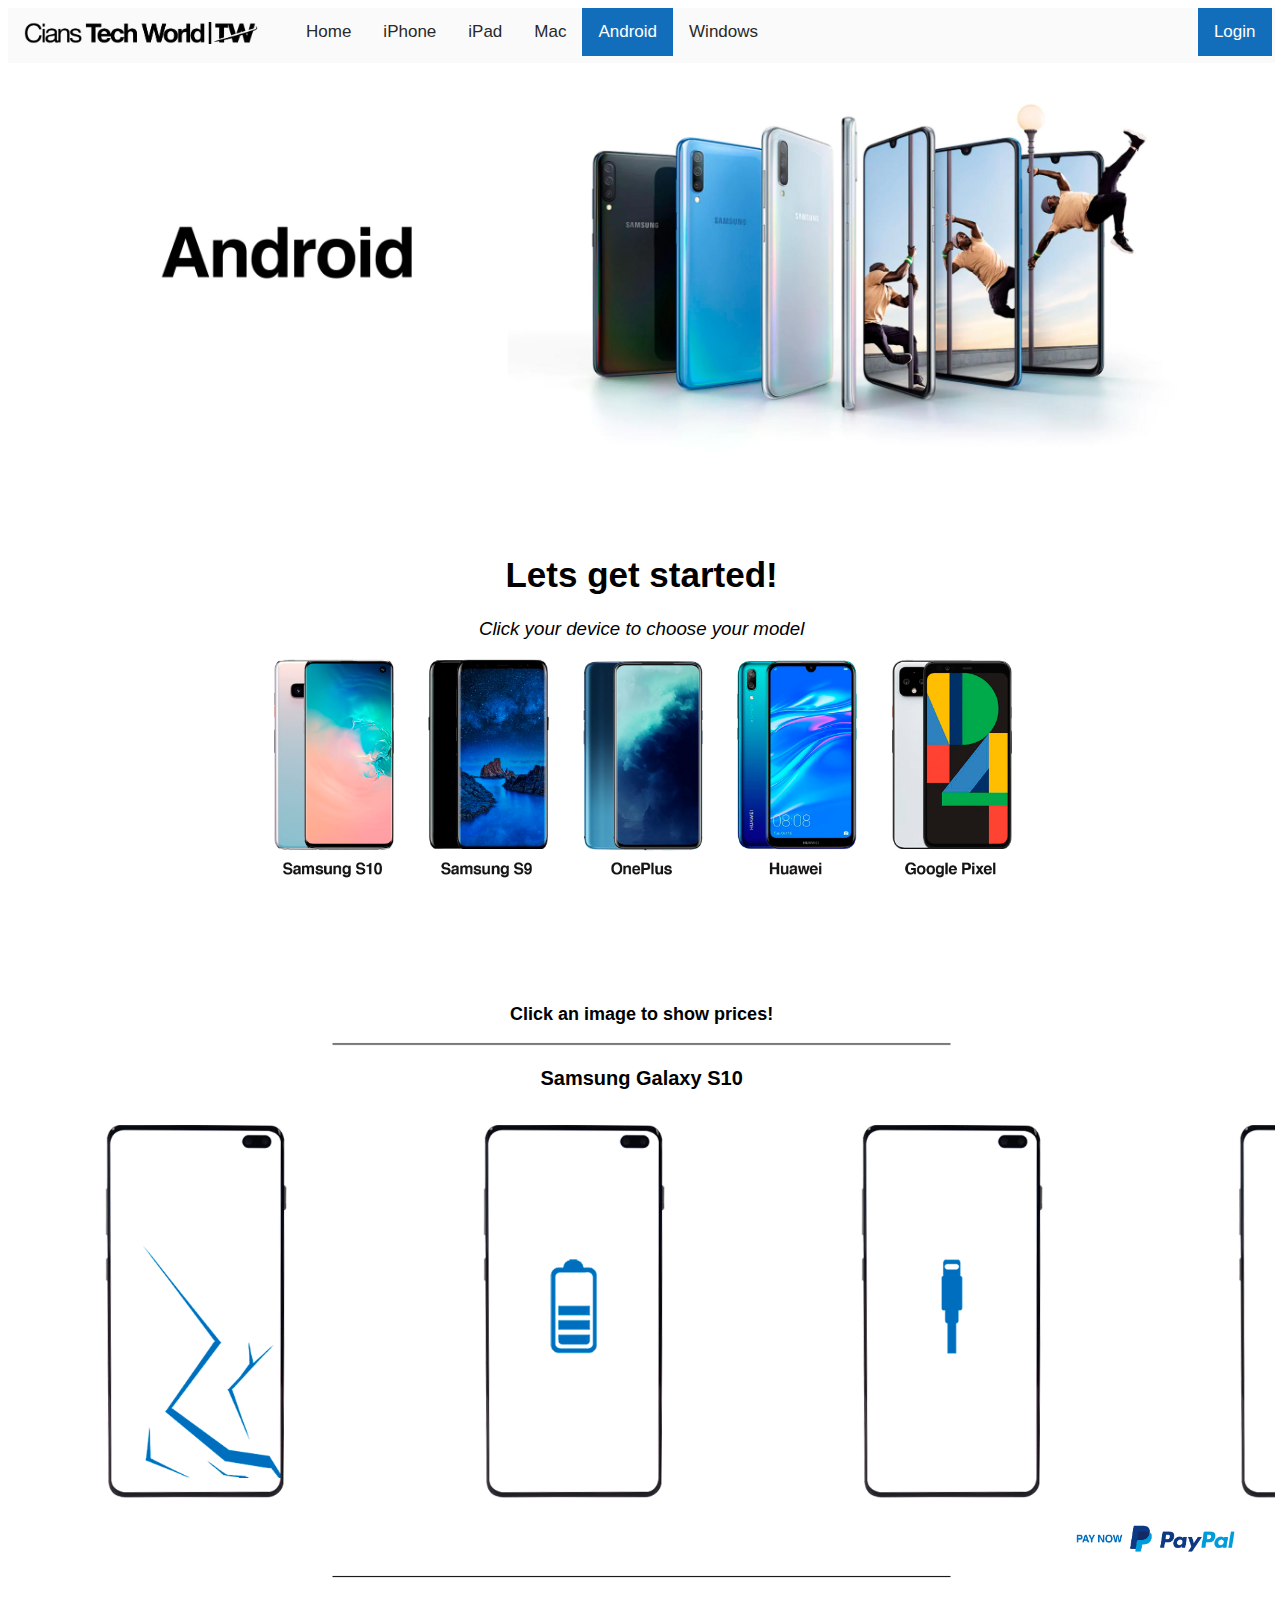
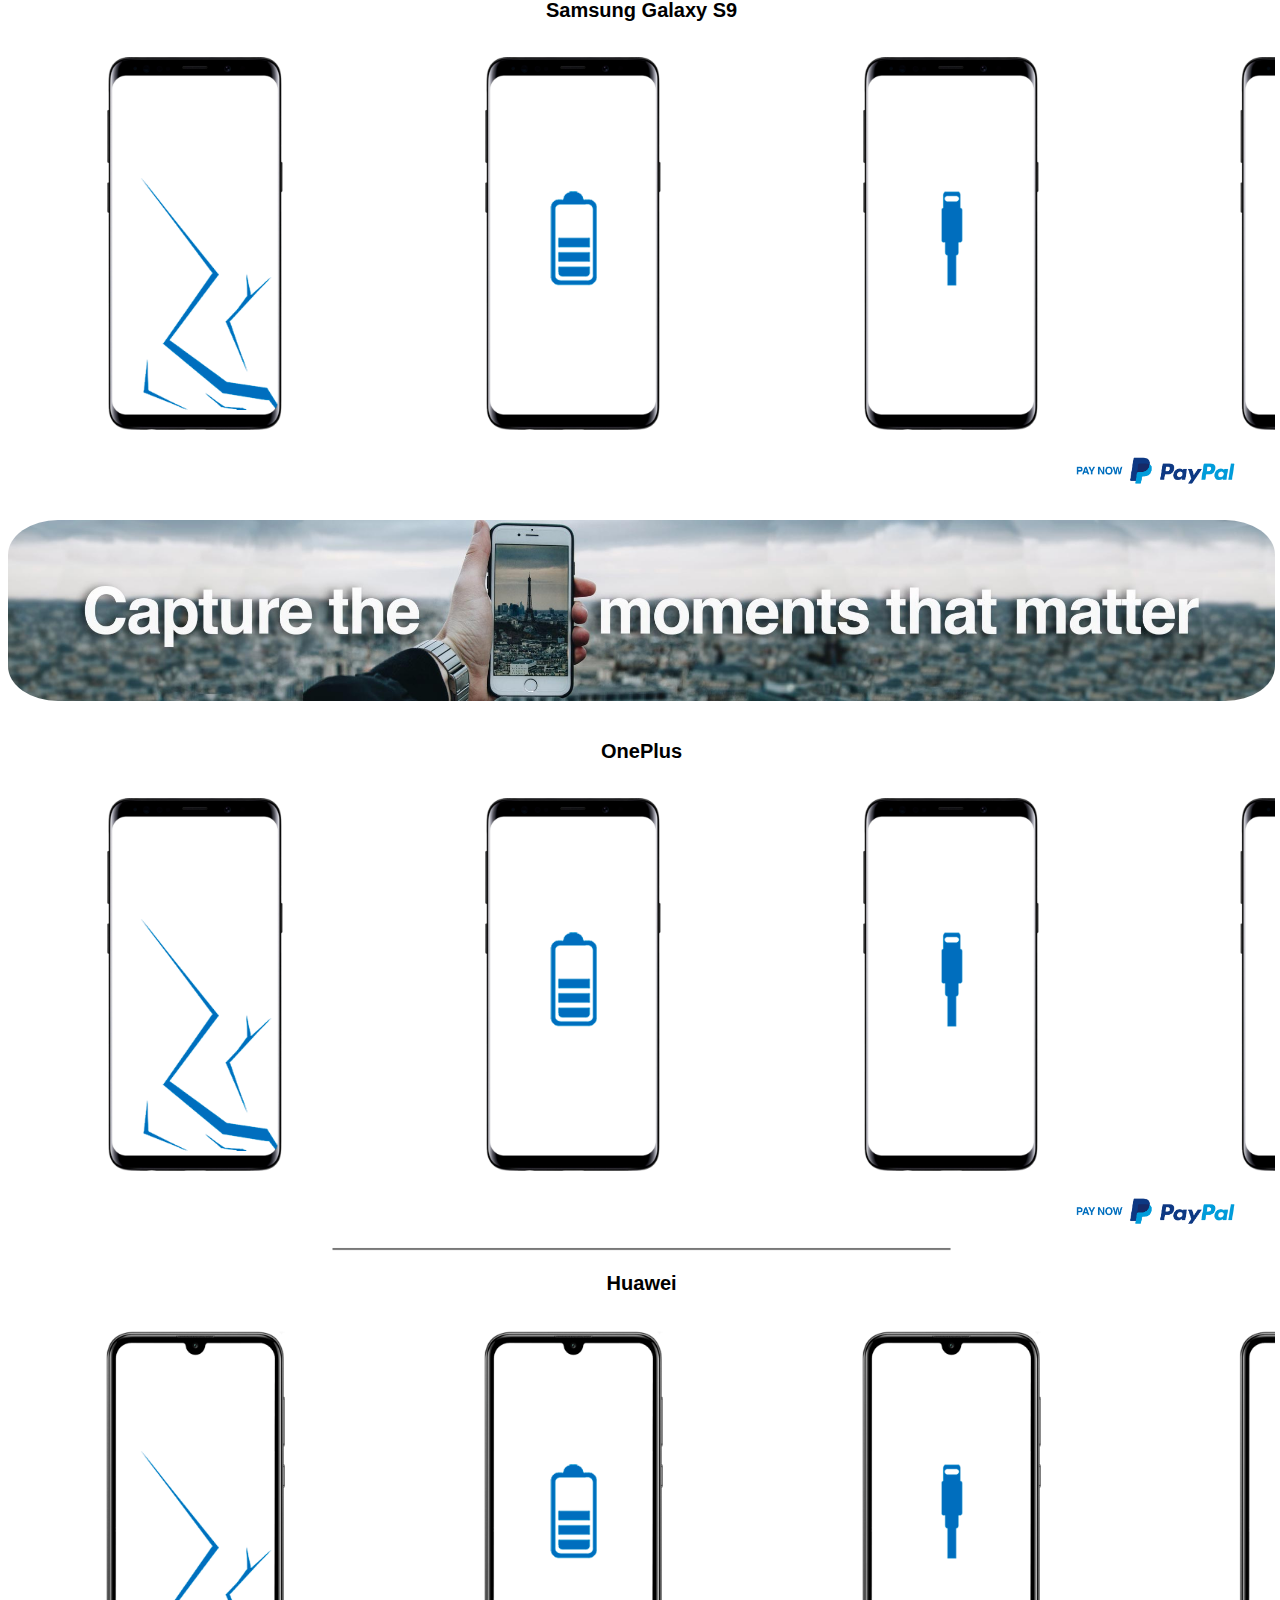
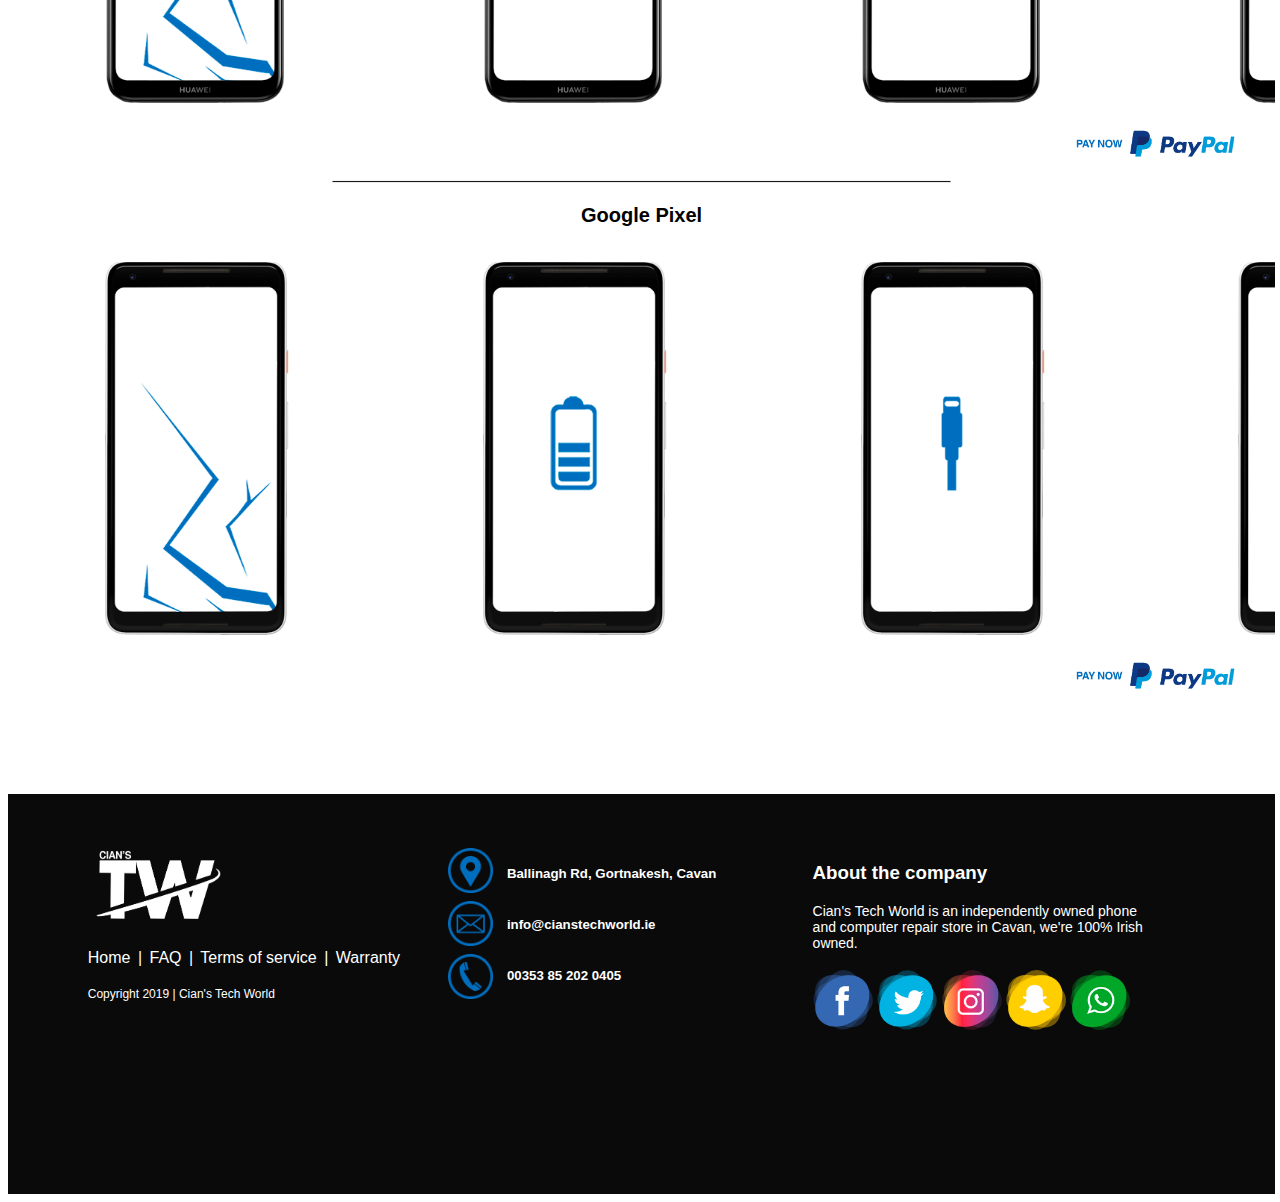
<file: android.html>
<!doctype html>
<html lang="en">
<head>
<meta charset="UTF-8">
<meta name="viewport" content="width=device-width, initial-scale=1.0">
<meta http-equiv="X-UA-Compatible" content="IE=edge">
<title>CTW</title>
<link rel="stylesheet" href="https://cdnjs.cloudflare.com/ajax/libs/font-awesome/4.7.0/css/font-awesome.min.css">
<link href="css/style.css" rel="stylesheet" type="text/css">
</head>

<body>
<nav>
	<div class="topnav" id="myTopnav">
		<a href="index.html"><img src="images/CTWnewLogo.png" width="250"  alt="Cian's Tech World Logo"></a>
		<a href="index.html">Home</a> 
		<a href="iphone.html">iPhone</a> 
		<a href="ipad.html">iPad</a> 
		<a href="mac.html">Mac</a> 
		<a href="android.html" class="active">Android</a>
		<a href="windows.html">Windows</a>
		<a href="login.html">Login</a>
		<a href="javascript:void(0);" class="icon" onClick="myFunction()"> <em class="fa fa-bars"></em> </a></div>
</nav>
	<div id="banner">
		<img src="images/AndroidBackground.jpg" alt="image of androids">
	</div>

<div id="iPhoneWrapper">
	<div class="GroupZero">
		<h1>Lets get started!</h1>
		<h3><i>Click your device to choose your model</i></h3>
	</div>
</div>
	
<div id="SelectionOptions" align="center">
				<a href="#ip1"><img src ="images/SamsungS10.png" width="150" alt="Image of an Samsung Galaxy S10 phone"></a>
				<a href="#ip2"><img src ="images/SamsungS9.png" width="150" alt="Image of an Samsung Galaxy S9 phone"></a>
				<a href="#ip3"><img src ="images/OnePlus.png" width="150" alt="Image of an OnePlus phone"></a>
				<a href="#ip4"><img src ="images/huawei.png" width="150" alt="Image of an Huawei phone"></a>
				<a href="#ip5"><img src ="images/googlepixel.png" width="150" alt="Image of an Google Pixel phone"></a>
</div>
	
		<div id="interacttext"><h2>Click an image to show prices!</h2></div>

		<div id="ip1">
			<div id="hr1"><img src="images/hr.png" alt="hr line" class="center"></div>
			<h3>Samsung Galaxy S10</h3>
			<div id="iPhoneXSMAX" class="scrollmenu">
				<button onclick="s10Screen()"><img src="images/Android/s10screen.png" alt="Samsung Galaxy S10 with cracked screen symbol"></button>
				<button onclick="s10Battery()"><img src="images/Android/s10battery.png" alt="Samsung Galaxy S10 with battery symbol"></button>
				<button onclick="s10Dock()"><img src="images/Android/s10dock.png" alt="Samsung Galaxy S10 with charging cable symbol"></button>
				<button onclick="s10Camera()"><img src="images/Android/s10camera.png" alt="Samsung Galaxy S10 with camera symbol"></button>
				<button onclick="s10Earspeaker()"><img src="images/Android/s10earspeaker.png" alt="Samsung Galaxy S10 with earspeaker symbol"></button>
				<button onclick="s10Microphone()"><img src="images/Android/s10microphone.png" alt="Samsung Galaxy S10 with microphone symbol"></button>
				<button onclick="s10Diagnostic()"><img src="images/Android/s10diagnostic.png" alt="Samsung Galaxy S10 with diagnostic symbol"></button>
				<button onclick="s10Water()"><img src="images/Android/s10water.png" alt="Samsung Galaxy S10 water damage symbol"></button>
			</div>
			<br>
			<a href="https://www.paypal.me/cianstechworld"><img src="images/PayPal.png" alt="PayPal logo" class="right"></a>
			<p id="text1"></p>
				<script> function s10Screen() 	{ document.getElementById("text1").innerHTML = "Samsung Galaxy S10 Screen Replacement - &euro;100"; } </script>
				<script> function s10Battery() 	{ document.getElementById("text1").innerHTML = "Samsung Galaxy S10 Replacement - &euro;50"; } </script>
				<script> function s10Dock() 		{ document.getElementById("text1").innerHTML = "Samsung Galaxy S10 Charging Dock Replacement - &euro;60"; } </script>
				<script> function s10Camera()		{ document.getElementById("text1").innerHTML = "Samsung Galaxy S10 Camera Replacement - &euro;60"; } </script>
				<script> function s10Earspeaker()	{ document.getElementById("text1").innerHTML = "Samsung Galaxy S10 Earspeaker Replacement - &euro;60"; } </script>
				<script> function s10Microphone()	{ document.getElementById("text1").innerHTML = "Samsung Galaxy S10 Microphone Replacement - &euro;60"; } </script>
				<script> function s10Diagnostic()	{ document.getElementById("text1").innerHTML = "Samsung Galaxy S10 Diagnostic - Free Diagnostic"; } </script>
				<script> function s10Water() 		{ document.getElementById("text1").innerHTML = "Samsung Galaxy S10 Water Damage Diagnostic - &euro;30"; } </script>
			
			<img src="images/hr.png" alt="hr line" class="center">
		</div>
	
		<div id="ip2">
			<h3>Samsung Galaxy S9</h3>
			<div id="iPhoneXS" class="scrollmenu">
				<button onclick="s9Screen()"><img src="images/Android/s9screen.png" alt="Samsung Galaxy S9 with cracked screen symbol"></button>
				<button onclick="s9Battery()"><img src="images/Android/s9battery.png" alt="Samsung Galaxy S9 with battery symbol"></button>
				<button onclick="s9Dock()"><img src="images/Android/s9dock.png" alt="Samsung Galaxy S9 with charging cable symbol"></button>
				<button onclick="s9Camera()"><img src="images/Android/s9camera.png" alt="Samsung Galaxy S9 with camera symbol"></button>
				<button onclick="s9Earspeaker()"><img src="images/Android/s9earspeaker.png" alt="Samsung Galaxy S9 with earspeaker symbol"></button>
				<button onclick="s9Microphone()"><img src="images/Android/s9microphone.png" alt="Samsung Galaxy S9 with microphone symbol"></button>
				<button onclick="s9Diagnostic()"><img src="images/Android/s9diagnostic.png" alt="Samsung Galaxy S9 with diagnostic symbol"></button>
				<button onclick="s9Water()"><img src="images/Android/s9water.png" alt="Samsung Galaxy S9 with water damage symbol"></button>
			</div>
			<br>
			<a href="https://www.paypal.me/cianstechworld"><img src="images/PayPal.png" alt="PayPal logo" class="right"></a>

			<p id="text2"></p>
				<script> function s9Screen() 	{ document.getElementById("text2").innerHTML = "Samsung Galaxy S9 Screen Replacement - &euro;100"; } </script>
				<script> function s9Battery() 	{ document.getElementById("text2").innerHTML = "Samsung Galaxy S9 Battery Replacement - &euro;50"; } </script>
				<script> function s9Dock() 		{ document.getElementById("text2").innerHTML = "Samsung Galaxy S9 Charging Dock Replacement - &euro;60"; } </script>
				<script> function s9Camera() 	{ document.getElementById("text2").innerHTML = "Samsung Galaxy S9 Camera Replacement - &euro;60"; } </script>
				<script> function s9Earspeaker(){ document.getElementById("text2").innerHTML = "Samsung Galaxy S9 Earspeaker Replacement - &euro;60"; } </script>
				<script> function s9Microphone(){ document.getElementById("text2").innerHTML = "Samsung Galaxy S9 Microphone Replacement - &euro;60"; } </script>
				<script> function s9Diagnostic(){ document.getElementById("text2").innerHTML = "Samsung Galaxy S9 Diagnostic Replacement - Free Diagnostic"; } </script>
				<script> function s9Water() 	{ document.getElementById("text2").innerHTML = "Samsung Galaxy S9 Water Damage Diagnostic - &euro;30"; } </script>
		</div>


	
		<div id="iPhoneBanner"><img src="images/iPhoneBanner1.jpg" alt="Taking photo on iPhone"></div>
	
		<div id="ip3">
			<h3>OnePlus</h3>
			<div id="iPhoneXR" class="scrollmenu">
				<button onclick="OnePlusScreen()"><img src="images/Android/s9screen.png" alt="OnePlus with cracked screen symbol"></button>
				<button onclick="OnePlusBattery()"><img src="images/Android/s9battery.png" alt="OnePlus with battery symbol"></button>
				<button onclick="OnePlusDock()"><img src="images/Android/s9dock.png" alt="OnePlus with charging cable symbol"></button>
				<button onclick="OnePlusCamera()"><img src="images/Android/s9camera.png" alt="OnePlus with camera symbol"></button>
				<button onclick="OnePlusEarspeaker()"><img src="images/Android/s9earspeaker.png" alt="OnePlus with earspeaker symbol"></button>
				<button onclick="OnePlusMicrophone()"><img src="images/Android/s9microphone.png" alt="OnePlus with microphone symbol"></button>
				<button onclick="OnePlusDiagnostic()"><img src="images/Android/s9diagnostic.png" alt="OnePlus with diagnostic symbol"></button>
				<button onclick="OnePlusWater()"><img src="images/Android/s9water.png" alt="OnePlus with water damage symbol"></button>
			</div>
			<br>
			<a href="https://www.paypal.me/cianstechworld"><img src="images/PayPal.png" alt="PayPal logo" class="right"></a>
			
			<p id="text3"></p>
				<script> function OnePlusScreen() 	{ document.getElementById("text3").innerHTML = "OnePlus Screen Replacement - &euro;100"; } </script>
				<script> function OnePlusBattery() 	{ document.getElementById("text3").innerHTML = "OnePlus Battery Replacement - &euro;50"; } </script>
				<script> function OnePlusDock() 		{ document.getElementById("text3").innerHTML = "OnePlus Charging Dock Replacement - &euro;60"; } </script>
				<script> function OnePlusCamera() 	{ document.getElementById("text3").innerHTML = "OnePlus Camera Replacement - &euro;60"; } </script>
				<script> function OnePlusEarspeaker(){ document.getElementById("text3").innerHTML = "OnePlus Earspeaker Replacement - &euro;60"; } </script>
				<script> function OnePlusMicrophone(){ document.getElementById("text3").innerHTML = "OnePlus Microphone Replacement - &euro;60"; } </script>
				<script> function OnePlusDiagnostic(){ document.getElementById("text3").innerHTML = "OnePlus Diagnostic Replacement - Free Diagnostic"; } </script>
				<script> function OnePlusWater() 	{ document.getElementById("text3").innerHTML = "OnePlus Water Damage Diagnostic - &euro;30"; } </script>
			
			<img src="images/hr.png" alt="hr line" class="center">
		</div>
	
		<div id="ip4">
			<h3>Huawei</h3>
			<div id="iPhoneX" class="scrollmenu">
				<button onclick="huaweiScreen()"><img src="images/Android/huaweiscreen.png" alt="Huawei with cracked screen symbol"></button>
				<button onclick="huaweiBattery()"><img src="images/Android/huawebattery.png" alt="Huawei with battery symbol"></button>
				<button onclick="huaweiDock()"><img src="images/Android/huaweidock.png" alt="Huawei with charging cable symbol"></button>
				<button onclick="huaweiCamera()"><img src="images/Android/huaweicamera.png" alt="Huawei with camera symbol"></button>
				<button onclick="huaweiEarspeaker()"><img src="images/Android/huaweiearspeaker.png" alt="Huawei with earspeaker symbol"></button>
				<button onclick="huaweiMicrophone()"><img src="images/Android/huaweimicrophone.png" alt="Huawei with microphone symbol"></button>
				<button onclick="huaweiDiagnostic()"><img src="images/Android/huawediagnostic.png" alt="Huawei with diagnostic symbol"></button>
				<button onclick="huaweiWater()"><img src="images/Android/huaweiwater.png" alt="Huawei with water damage symbol"></button>
			</div>
			<br>
			<a href="https://www.paypal.me/cianstechworld"><img src="images/PayPal.png" alt="PayPal logo" class="right"></a>
			
			<p id="text4"></p>
				<script> function huaweiScreen() 	{ document.getElementById("text4").innerHTML = "Huawei Screen Replacement - &euro;100"; } </script>
				<script> function huaweiBattery() 	{ document.getElementById("text4").innerHTML = "Huawei Battery Replacement - &euro;50"; } </script>
				<script> function huaweiDock() 		{ document.getElementById("text4").innerHTML = "Huawei Charging Dock Replacement - &euro;60"; } </script>
				<script> function huaweiCamera() 	{ document.getElementById("text4").innerHTML = "Huawei Camera Replacement - &euro;60"; } </script>
				<script> function huaweiEarspeaker()	{ document.getElementById("text4").innerHTML = "Huawei Earspeaker Replacement - &euro;60"; } </script>
				<script> function huaweiMicrophone()	{ document.getElementById("text4").innerHTML = "Huawei Microphone Replacement - &euro;60"; } </script>
				<script> function huaweiDiagnostic()	{ document.getElementById("text4").innerHTML = "Huawei Diagnostic Replacement - Free Diagnostic"; } </script>
				<script> function huaweiWater() 		{ document.getElementById("text4").innerHTML = "Huawei Water Damage Diagnostic - &euro;30"; } </script>
			
		</div>
		<img src="images/hr.png" alt="hr line" class="center">

	
		<div id="ip5">
			<h3>Google Pixel</h3>
			<div id="iPhone8" class="scrollmenu">
				<button onclick="googlepixelScreen()"><img src="images/Android/pixelscreen.png" alt="google pixel with cracked screen symbol"></button>
				<button onclick="googlepixelBattery()"><img src="images/Android/pixelbattery.png" alt="google pixel with battery symbol"></button>
				<button onclick="googlepixelDock()"><img src="images/Android/pixeldock.png" alt="google pixel with charging cable symbol"></button>
				<button onclick="googlepixelCamera()"><img src="images/Android/pixelcamera.png" alt="google pixel with camera symbol"></button>
				<button onclick="googlepixelEarspeaker()"><img src="images/Android/pixelearspeaker.png" alt="google pixel with earspeaker symbol"></button>
				<button onclick="googlepixelMicrophone()"><img src="images/Android/pixelmicrophone.png" alt="google pixel with microphone symbol"></button>
				<button onclick="googlepixelDiagnostic()"><img src="images/Android/pixeldiagnostic.png" alt="google pixel with diagnostic symbol"></button>
				<button onclick="googlepixelWater()"><img src="images/Android/pixelwater.png" alt="google pixel with water diagnostic symbol"></button>
			</div>
			<br>
			<a href="https://www.paypal.me/cianstechworld"><img src="images/PayPal.png" alt="PayPal logo" class="right"></a>	
			
			<p id="text5"></p>
				<script> function googlepixelScreen()		{ document.getElementById("text5").innerHTML = "Google Pixel Screen Replacement - &euro;100;} </script>
				<script> function googlepixelBattery()		{ document.getElementById("text5").innerHTML = "Google Pixel Battery Replacement - &euro;100"; } </script>
				<script> function googlepixelDock()			{ document.getElementById("text5").innerHTML = "Google Pixel Charging Dock Replacement - &euro;100"; } </script>
				<script> function googlepixelCamera()		{ document.getElementById("text5").innerHTML = "Google Pixel Camera Replacement - &euro;100"; } </script>
				<script> function googlepixelEarspeaker()	{ document.getElementById("text5").innerHTML = "Google Pixel Earspeaker Replacement - &euro;100"; } </script>
				<script> function googlepixelMicrophone()	{ document.getElementById("text5").innerHTML = "Google Pixel Microphone Replacement - &euro;100"; } </script>
				<script> function googlepixelDiagnostic()	{ document.getElementById("text5").innerHTML = "Google Pixel Diagnostic - Free Diagnostic"; } </script>
				<script> function googlepixelWater()		{ document.getElementById("text5").innerHTML = "Google Pixel Water Damage Diagnostic - &euro;100"; } </script>
		</div>
	

<script>
function myFunction() {
  var x = document.getElementById("myTopnav");
  if (x.className === "topnav") {
    x.className += " responsive";
  } else {
    x.className = "topnav";
  }
}
</script>
<footer>
	<div id="footerelements">
		<div id="footer1">
			<a href="index.html"><img src="images/CTWWhite.png" width="150" height="80" alt="Cian's Tech World Logo"></a>
			<div id="footer1inner">
				<a href="index.html">Home</a><span> |</span>
				<a href="faq.html">FAQ</a><span> |</span>
				<a href="tos.html">Terms of service</a><span> |</span>
				<a href="warranty.html">Warranty</a>
			</div>
			<h5>Copyright 2019 | Cian's Tech World</h5>
		</div>
		<div id="footer2">
			<div id="imagecontainer">
				<img src="images/locationlogo.png" width="45" alt="location icon">
				<a href="mailto:info@cianstechworld.ie"><img src="images/emaillogo.png" width="45" alt="email icon"></a>
				<a href="tel:00353-85-202-0405"><img src="images/phonelogo.png" width="45" alt="phone icon"></a>
				</div>
			<div id="textcontainer">
				<h5>Ballinagh Rd, Gortnakesh, Cavan</h5>
				<h5>info@cianstechworld.ie</h5>
				<h5>00353 85 202 0405</h5>
				</div>
		</div>
		
			<div id="footer3">
				<h3>About the company</h3>
				<h4>Cian's Tech World is an independently owned phone and computer repair store in Cavan, we're 100% Irish owned. </h4>
					<a href="https://www.facebook.com/cianstechworld/"><img src="images/footerimages/facebook.png" width="60" alt="facebook logo"></a>
					<a href="https://www.twitter.com/cianstechworld/"><img src="images/footerimages/twitter.png" width="60" alt="twitter logo"></a>
					<a href="https://www.instagram.com/cianstechworld/"><img src="images/footerimages/instagram.png" width="60" alt="instagram logo"></a>
					<a href="https://www.snapchat.com/add/Cianstechworld"><img src="images/footerimages/snapchat.png" width="60" alt="snapchat logo"></a>
					<a href="tel:00353-85-202-0405"><img src="images/footerimages/whatsapp.png" width="60" alt="whatsapp logo"></a>
			</div>
	</div>
</footer>
</body>
</html>
</file>
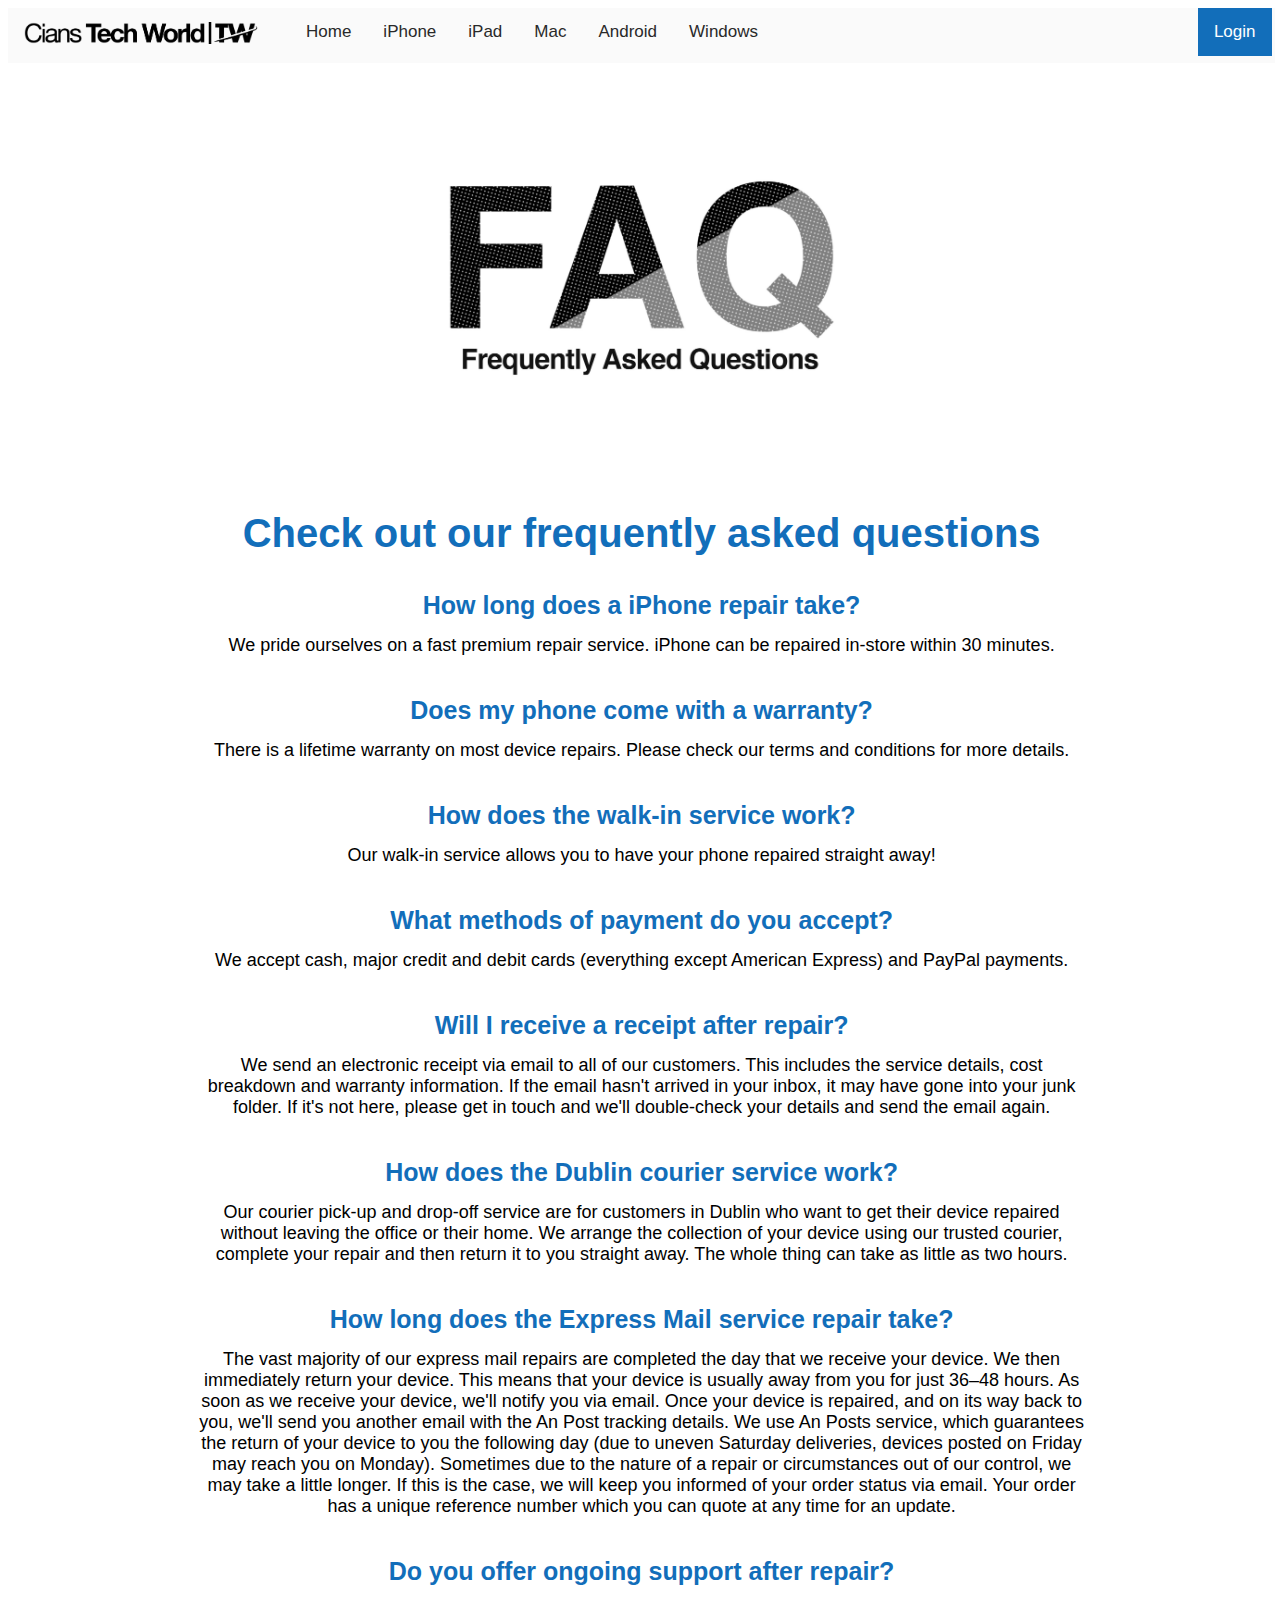
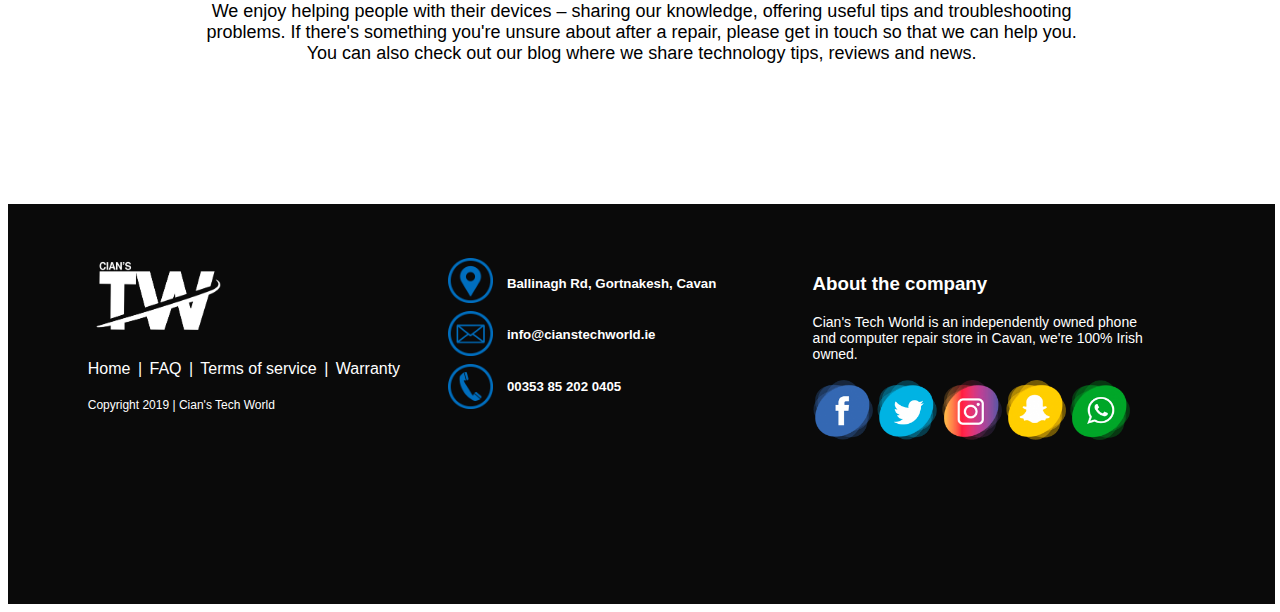
<file: faq.html>
<!doctype html>
<html lang="en">
<head>
<meta charset="UTF-8">
<meta name="viewport" content="width=device-width, initial-scale=1.0">
<meta http-equiv="X-UA-Compatible" content="IE=edge">
<title>CTW</title>
<link rel="stylesheet" href="https://cdnjs.cloudflare.com/ajax/libs/font-awesome/4.7.0/css/font-awesome.min.css">
<link href="css/style.css" rel="stylesheet" type="text/css">
</head>

<body>
<nav>
	<div class="topnav" id="myTopnav">
		<a href="index.html"><img src="images/CTWnewLogo.png" width="250"  alt="Cian's Tech World Logo"></a>
		<a href="index.html">Home</a> 
		<a href="iphone.html">iPhone</a> 
		<a href="ipad.html">iPad</a> 
		<a href="mac.html">Mac</a> 
		<a href="android.html">Android</a>
		<a href="windows.html">Windows</a>
		<a href="login.html">Login</a>
		<a href="javascript:void(0);" class="icon" onClick="myFunction()"> <em class="fa fa-bars"></em> </a></div>
</nav>
	<div id="banner">
		<img src="images/faq.jpg" alt="Frequently asked questions banner">
	</div>
	
	<div id="faqContent">
		<h2>Check out our frequently asked questions</h2>
		<h4>How long does a iPhone repair take?</h4>
		<p>We pride ourselves on a fast premium repair service. iPhone can be repaired in-store within 30 minutes.</p>
		
		<h4>Does my phone come with a warranty?</h4>
		<p>There is a lifetime warranty on most device repairs. Please check our terms and conditions for more details.</p>
		
		<h4>How does the walk-in service work?</h4>
		<p>Our walk-in service allows you to have your phone repaired straight away!</p>

		<h4>What methods of payment do you accept?</h4>
		<p>We accept cash, major credit and debit cards (everything except American Express) and PayPal payments.</p>

		<h4>Will I receive a receipt after repair?</h4>
		<p>We send an electronic receipt via email to all of our customers. This includes the service details, cost breakdown and warranty information. If the email hasn't arrived in your inbox, it may have gone into your junk folder. If it's not here, please get in touch and we'll double-check your details and send the email again.</p>
		
		<h4>How does the Dublin courier service work?</h4>
		<p>Our courier pick-up and drop-off service are for customers in Dublin who want to get their device repaired without leaving the office or their home. We arrange the collection of your device using our trusted courier, complete your repair and then return it to you straight away. The whole thing can take as little as two hours.</p>
		
		<h4>How long does the Express Mail service repair take?</h4>
		<p>The vast majority of our express mail repairs are completed the day that we receive your device. We then 
			immediately return your device. This means that your device is usually away from you for just 36–48 hours. As soon as we receive your device, we'll notify you via email. Once your device is repaired, and on its way back to you, we'll send you another email with the An Post tracking details. We use An Posts service, which guarantees the return of your device to you the following day (due to uneven Saturday deliveries, devices posted on Friday may reach you on Monday). Sometimes due to the nature of a repair or circumstances out of our control, we may take a little longer. If this is the case, we will keep you informed of your order status via email. Your order has a unique reference number which you can quote at any time for an update.</p>
		
		<h4>Do you offer ongoing support after repair?</h4>
		<p>We enjoy helping people with their devices – sharing our knowledge, offering useful tips and troubleshooting problems. If there's something you're unsure about after a repair, please get in touch so that we can help you. You can also check out our blog where we share technology tips, reviews and news.</p>
</div>
	
<script>
function myFunction() {
  var x = document.getElementById("myTopnav");
  if (x.className === "topnav") {
    x.className += " responsive";
  } else {
    x.className = "topnav";
  }
}
</script>
<footer>
	<div id="footerelements">
		<div id="footer1">
			<a href="index.html"><img src="images/CTWWhite.png" width="150" height="80" alt="Cian's Tech World Logo"></a>
			<div id="footer1inner">
				<a href="index.html">Home</a><span> |</span>
				<a href="faq.html">FAQ</a><span> |</span>
				<a href="tos.html">Terms of service</a><span> |</span>
				<a href="warranty.html">Warranty</a>
			</div>
			<h5>Copyright 2019 | Cian's Tech World</h5>
		</div>
		<div id="footer2">
			<div id="imagecontainer">
				<img src="images/locationlogo.png" width="45" alt="location icon">
				<a href="mailto:info@cianstechworld.ie"><img src="images/emaillogo.png" width="45" alt="email icon"></a>
				<a href="tel:00353-85-202-0405"><img src="images/phonelogo.png" width="45" alt="phone icon"></a>
				</div>
			<div id="textcontainer">
				<h5>Ballinagh Rd, Gortnakesh, Cavan</h5>
				<h5>info@cianstechworld.ie</h5>
				<h5>00353 85 202 0405</h5>
				</div>
		</div>
		
			<div id="footer3">
				<h3>About the company</h3>
				<h4>Cian's Tech World is an independently owned phone and computer repair store in Cavan, we're 100% Irish owned. </h4>
					<a href="https://www.facebook.com/cianstechworld/"><img src="images/footerimages/facebook.png" width="60" alt="facebook logo"></a>
					<a href="https://www.twitter.com/cianstechworld/"><img src="images/footerimages/twitter.png" width="60" alt="twitter logo"></a>
					<a href="https://www.instagram.com/cianstechworld/"><img src="images/footerimages/instagram.png" width="60" alt="instagram logo"></a>
					<a href="https://www.snapchat.com/add/Cianstechworld"><img src="images/footerimages/snapchat.png" width="60" alt="snapchat logo"></a>
					<a href="tel:00353-85-202-0405"><img src="images/footerimages/whatsapp.png" width="60" alt="whatsapp logo"></a>
			</div>
	</div>
</footer>
</body>
</html>
</file>
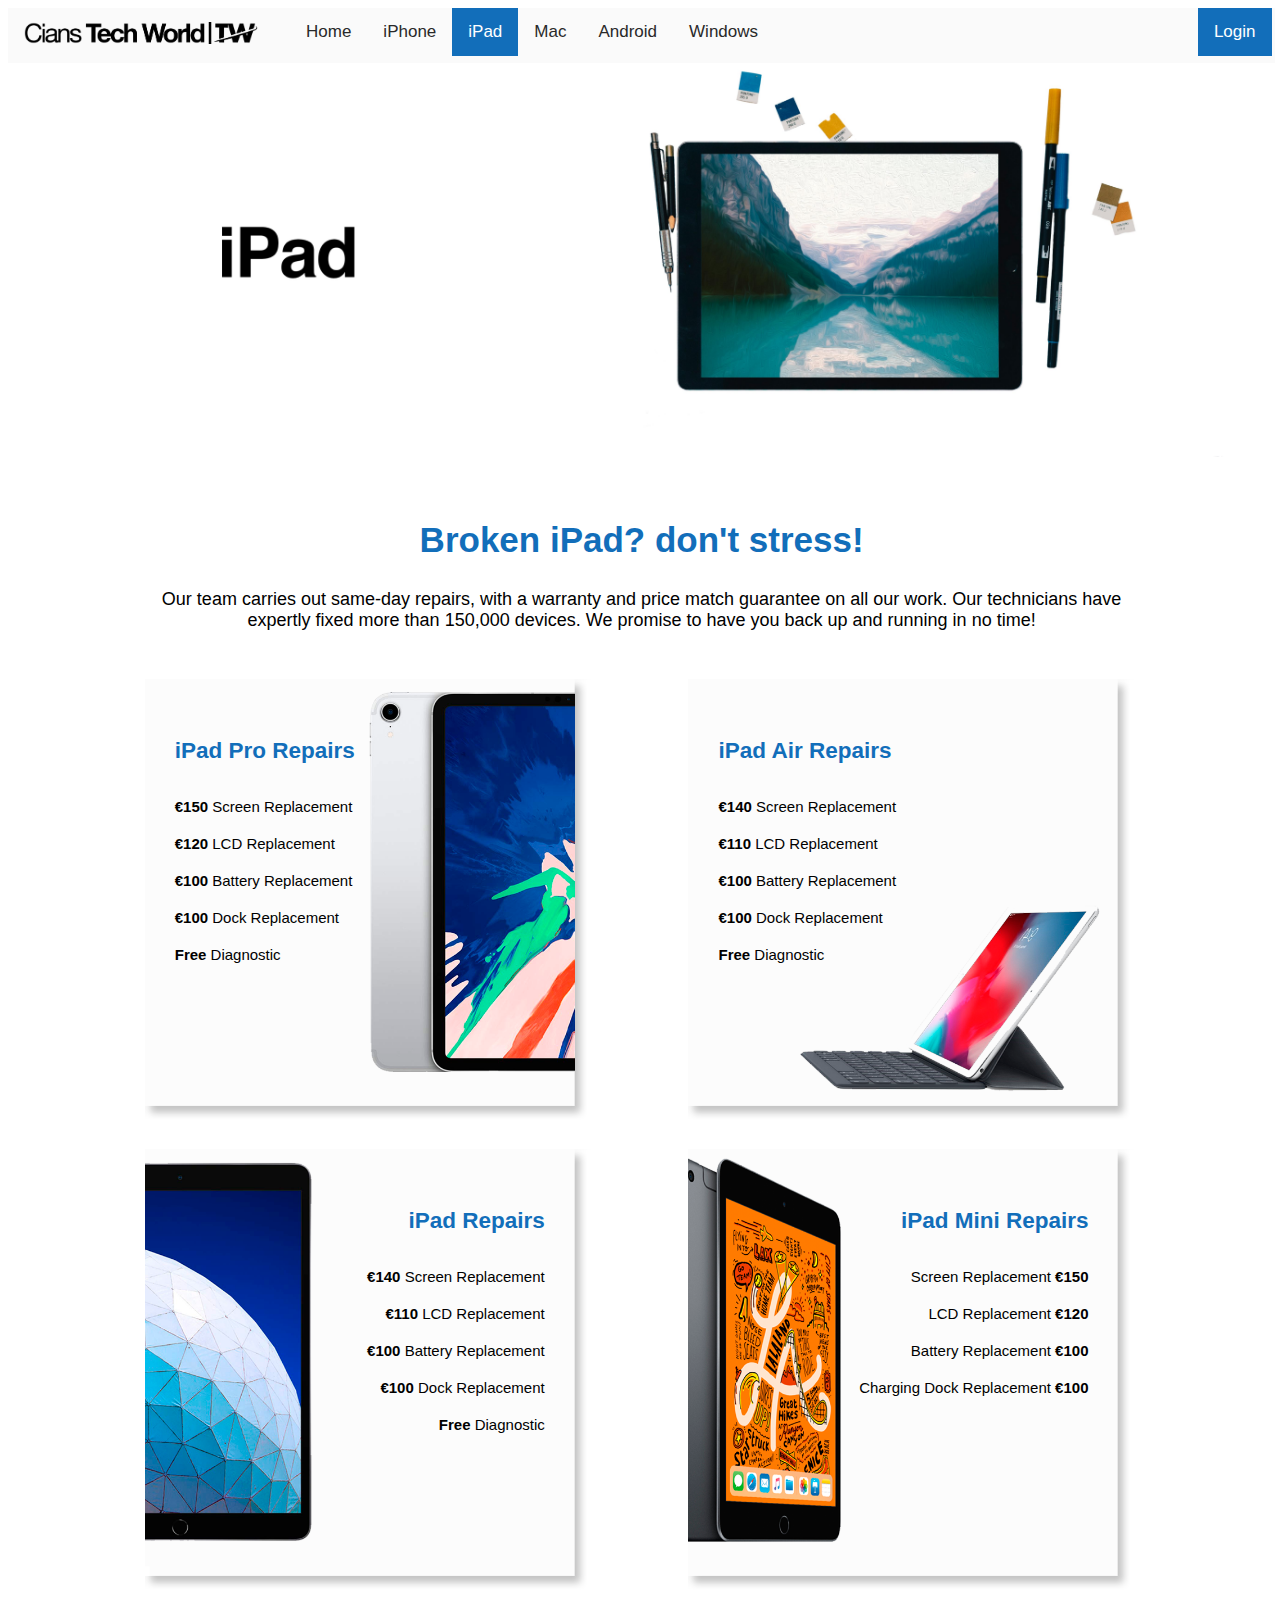
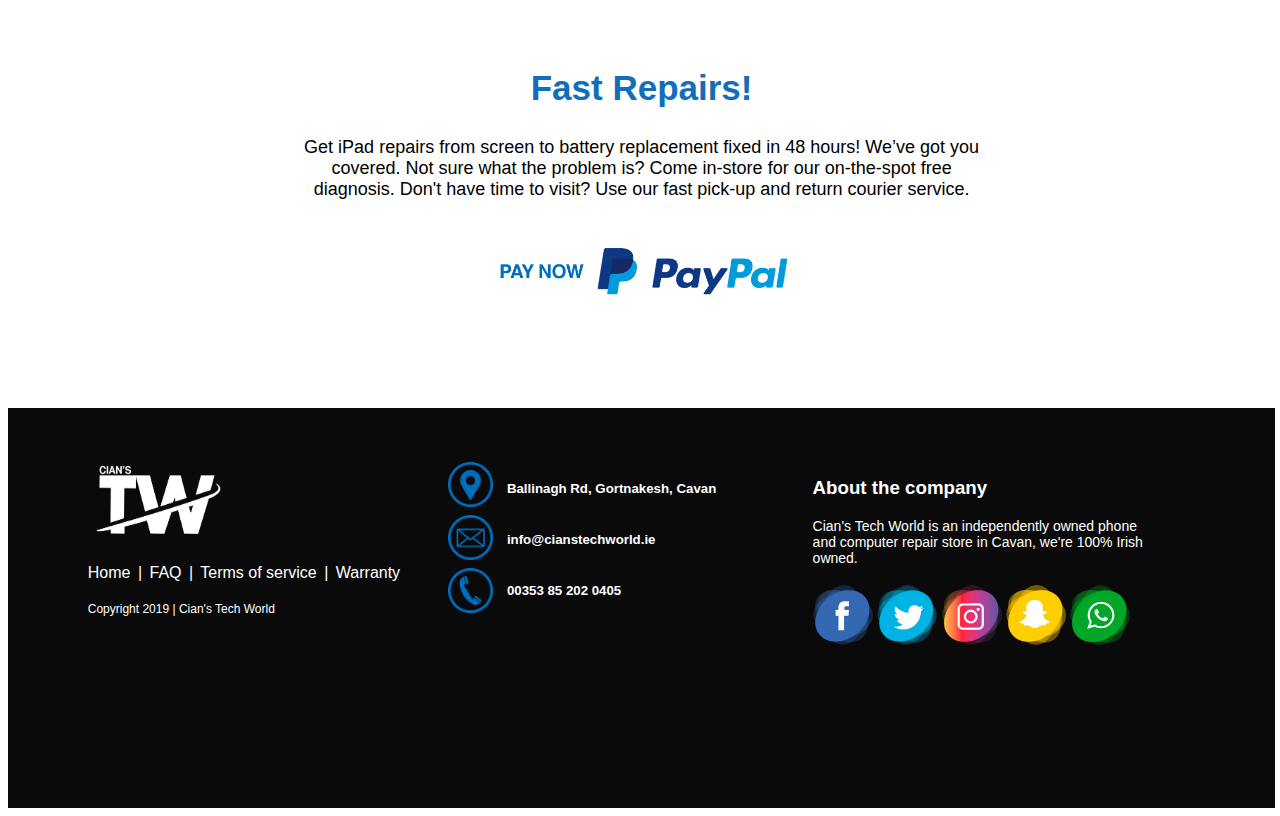
<file: ipad.html>
<!doctype html>
<html lang="en">
<head>
<meta charset="UTF-8">
<meta name="viewport" content="width=device-width, initial-scale=1.0">
<meta http-equiv="X-UA-Compatible" content="IE=edge">
<title>CTW</title>
<link rel="stylesheet" href="https://cdnjs.cloudflare.com/ajax/libs/font-awesome/4.7.0/css/font-awesome.min.css">
<link href="css/style.css" rel="stylesheet" type="text/css">
</head>

<body>
<nav>
	<div class="topnav" id="myTopnav">
		<a href="index.html"><img src="images/CTWnewLogo.png" width="250"  alt="Cian's Tech World Logo"></a>
		<a href="index.html">Home</a> 
		<a href="iphone.html">iPhone</a> 
		<a href="ipad.html"  class="active">iPad</a> 
		<a href="mac.html">Mac</a> 
		<a href="android.html">Android</a>
		<a href="windows.html">Windows</a>
		<a href="login.html">Login</a>
		<a href="javascript:void(0);" class="icon" onClick="myFunction()"> <em class="fa fa-bars"></em> </a></div>
</nav>
	<div id="banner">
		<img src="images/iPadBackground.jpg" alt="iPad and coloring markers">
	</div>

		<div id="boxZero">
			<h2>Broken iPad? don't stress!</h2>
			<p>Our team carries out same-day repairs, with a  warranty and price match guarantee on all our work. Our technicians have expertly fixed more than 150,000 devices. We promise to have you back up and running in no time!</p>
		</div>
	
<div id="iPadContainer">
		<div id="boxOne">
			<img src="images/ProBox1.png" alt="Image of an iPad Pro">
			<h2>iPad Pro Repairs</h2>
			<p><b>&euro;150</b> Screen Replacement</p>
			<p><b>&euro;120</b> LCD Replacement</p>
			<p><b>&euro;100</b> Battery Replacement</p>
			<p><b>&euro;100</b> Dock Replacement</p>
			<p><b>Free</b> Diagnostic</p>
		</div>
	
		<div id="boxTwo">
			<img src="images/ProBox2.png" alt="Image of an iPad Air">
			<h2>iPad Air Repairs</h2>
			<p><b>&euro;140</b> Screen Replacement</p>
			<p><b>&euro;110</b> LCD Replacement</p>
			<p><b>&euro;100</b> Battery Replacement</p>
			<p><b>&euro;100</b> Dock Replacement</p>
			<p><b>Free</b> Diagnostic</p>
		</div>
	
		<div id="boxThree">
			<img src="images/ProBox3.png" alt="Image of an iPad">
			<h2>iPad Repairs</h2>
			<p><b>&euro;140</b> Screen Replacement</p>
			<p><b>&euro;110</b> LCD Replacement</p>
			<p><b>&euro;100</b> Battery Replacement</p>
			<p><b>&euro;100</b> Dock Replacement</p>
			<p><b>Free</b> Diagnostic</p>
		</div>
	
		<div id="boxFour">
			<img src="images/ProBox4.png" alt="Image of an iPad Mini">
			<h2>iPad Mini Repairs</h2>
			<p>Screen Replacement <b>&euro;150</b></p>
			<p>LCD Replacement <b>&euro;120</b></p>
			<p>Battery Replacement <b>&euro;100</b></p>
			<p>Charging Dock Replacement <b>&euro;100</b></p>
		</div>
</div>
	
		<div id="boxFive">
			<h2>Fast Repairs!</h2>
			<p>Get iPad repairs from screen to battery replacement fixed in 48 hours! We’ve got you covered. Not sure what the problem is? Come in-store for our on-the-spot free diagnosis. Don't have time to visit? Use our fast pick-up and return courier service.</p>
			<a href="https://www.paypal.me/cianstechworld"><img src="images/PayPal.png" width="300" alt="PayPal logo"></a>
		</div>
	
	
<script>
function myFunction() {
  var x = document.getElementById("myTopnav");
  if (x.className === "topnav") {
    x.className += " responsive";
  } else {
    x.className = "topnav";
  }
}
</script>
	
<footer>
	<div id="footerelements">
		<div id="footer1">
			<a href="index.html"><img src="images/CTWWhite.png" width="150" height="80" alt="Cian's Tech World Logo"></a>
			<div id="footer1inner">
				<a href="index.html">Home</a><span> |</span>
				<a href="faq.html">FAQ</a><span> |</span>
				<a href="tos.html">Terms of service</a><span> |</span>
				<a href="warranty.html">Warranty</a>
			</div>
			<h5>Copyright 2019 | Cian's Tech World</h5>
		</div>
		<div id="footer2">
			<div id="imagecontainer">
				<img src="images/locationlogo.png" width="45" alt="location icon">
				<a href="mailto:info@cianstechworld.ie"><img src="images/emaillogo.png" width="45" alt="email icon"></a>
				<a href="tel:00353-85-202-0405"><img src="images/phonelogo.png" width="45" alt="phone icon"></a>
				</div>
			<div id="textcontainer">
				<h5>Ballinagh Rd, Gortnakesh, Cavan</h5>
				<h5>info@cianstechworld.ie</h5>
				<h5>00353 85 202 0405</h5>
				</div>
		</div>
		
			<div id="footer3">
				<h3>About the company</h3>
				<h4>Cian's Tech World is an independently owned phone and computer repair store in Cavan, we're 100% Irish owned. </h4>
					<a href="https://www.facebook.com/cianstechworld/"><img src="images/footerimages/facebook.png" width="60" alt="facebook logo"></a>
					<a href="https://www.twitter.com/cianstechworld/"><img src="images/footerimages/twitter.png" width="60" alt="twitter logo"></a>
					<a href="https://www.instagram.com/cianstechworld/"><img src="images/footerimages/instagram.png" width="60" alt="instagram logo"></a>
					<a href="https://www.snapchat.com/add/Cianstechworld"><img src="images/footerimages/snapchat.png" width="60" alt="snapchat logo"></a>
					<a href="tel:00353-85-202-0405"><img src="images/footerimages/whatsapp.png" width="60" alt="whatsapp logo"></a>
			</div>
	</div>
</footer>
</body>
</html>
</file>
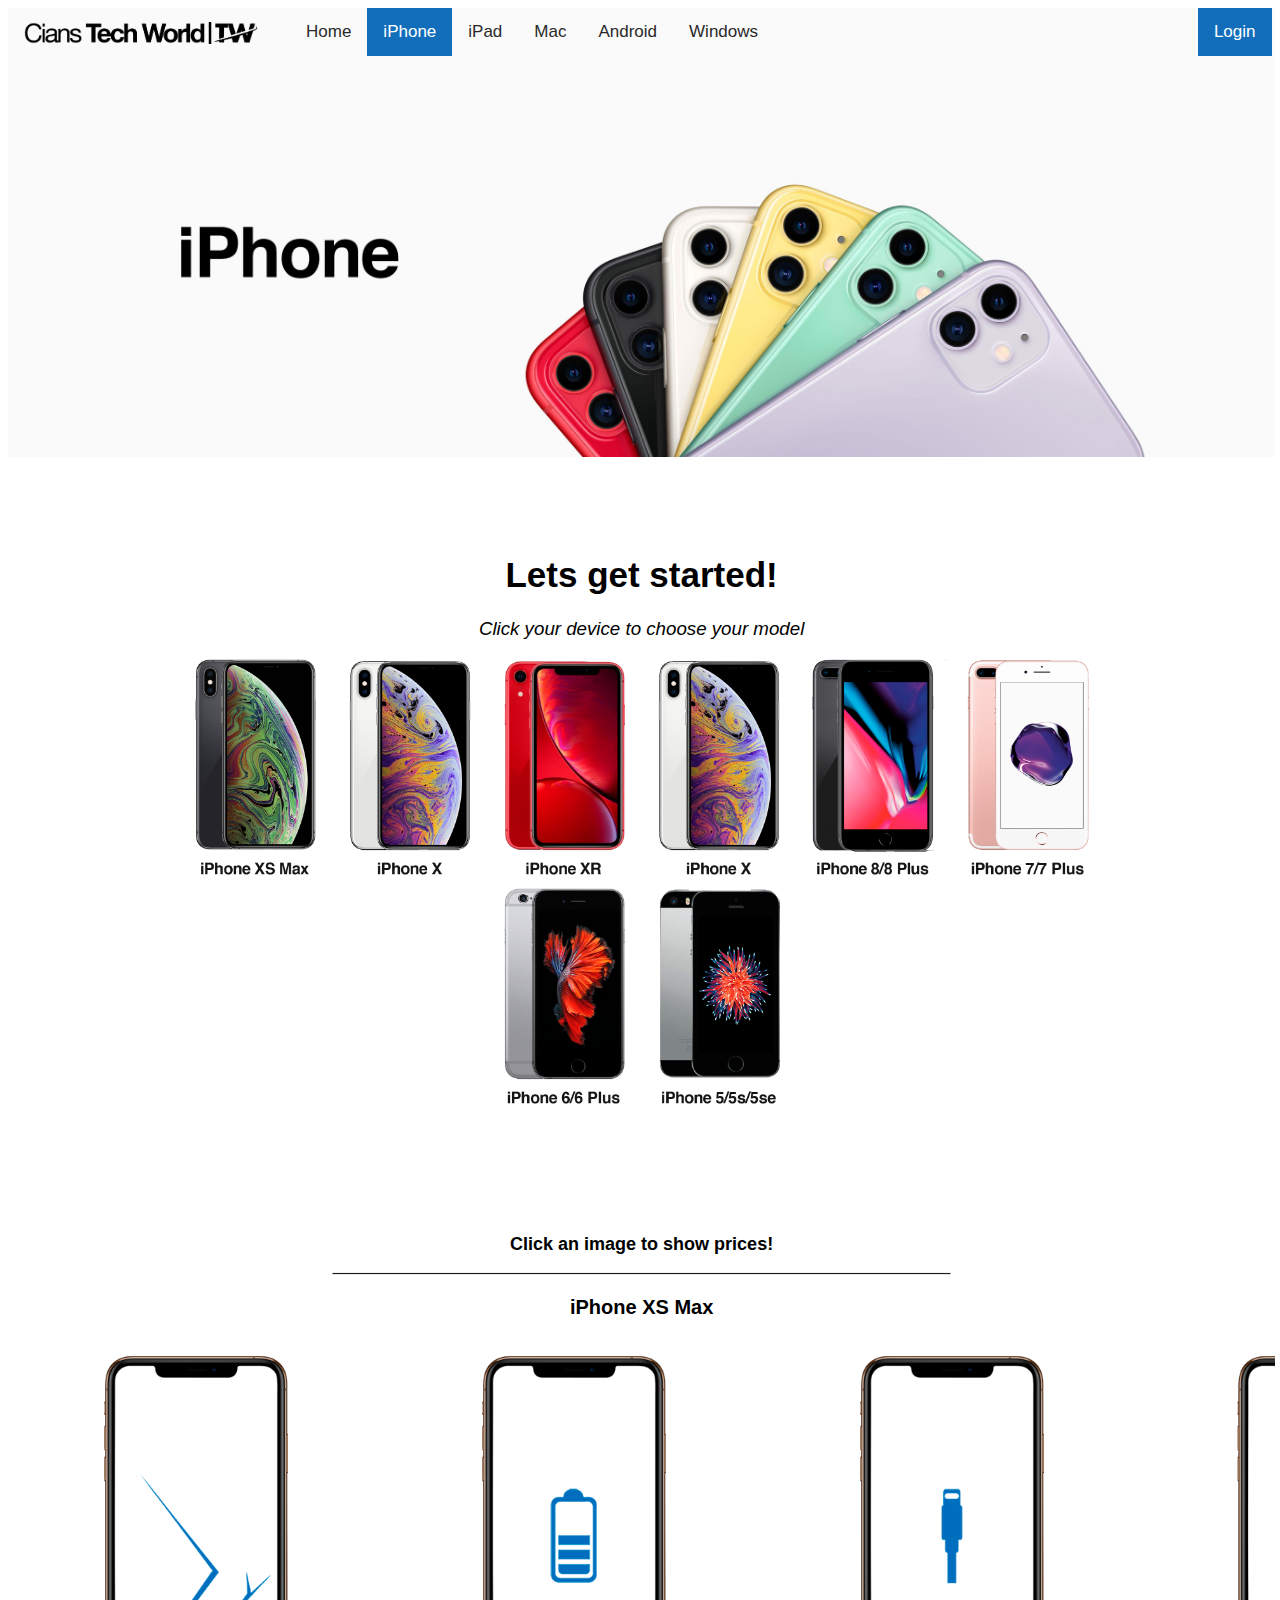
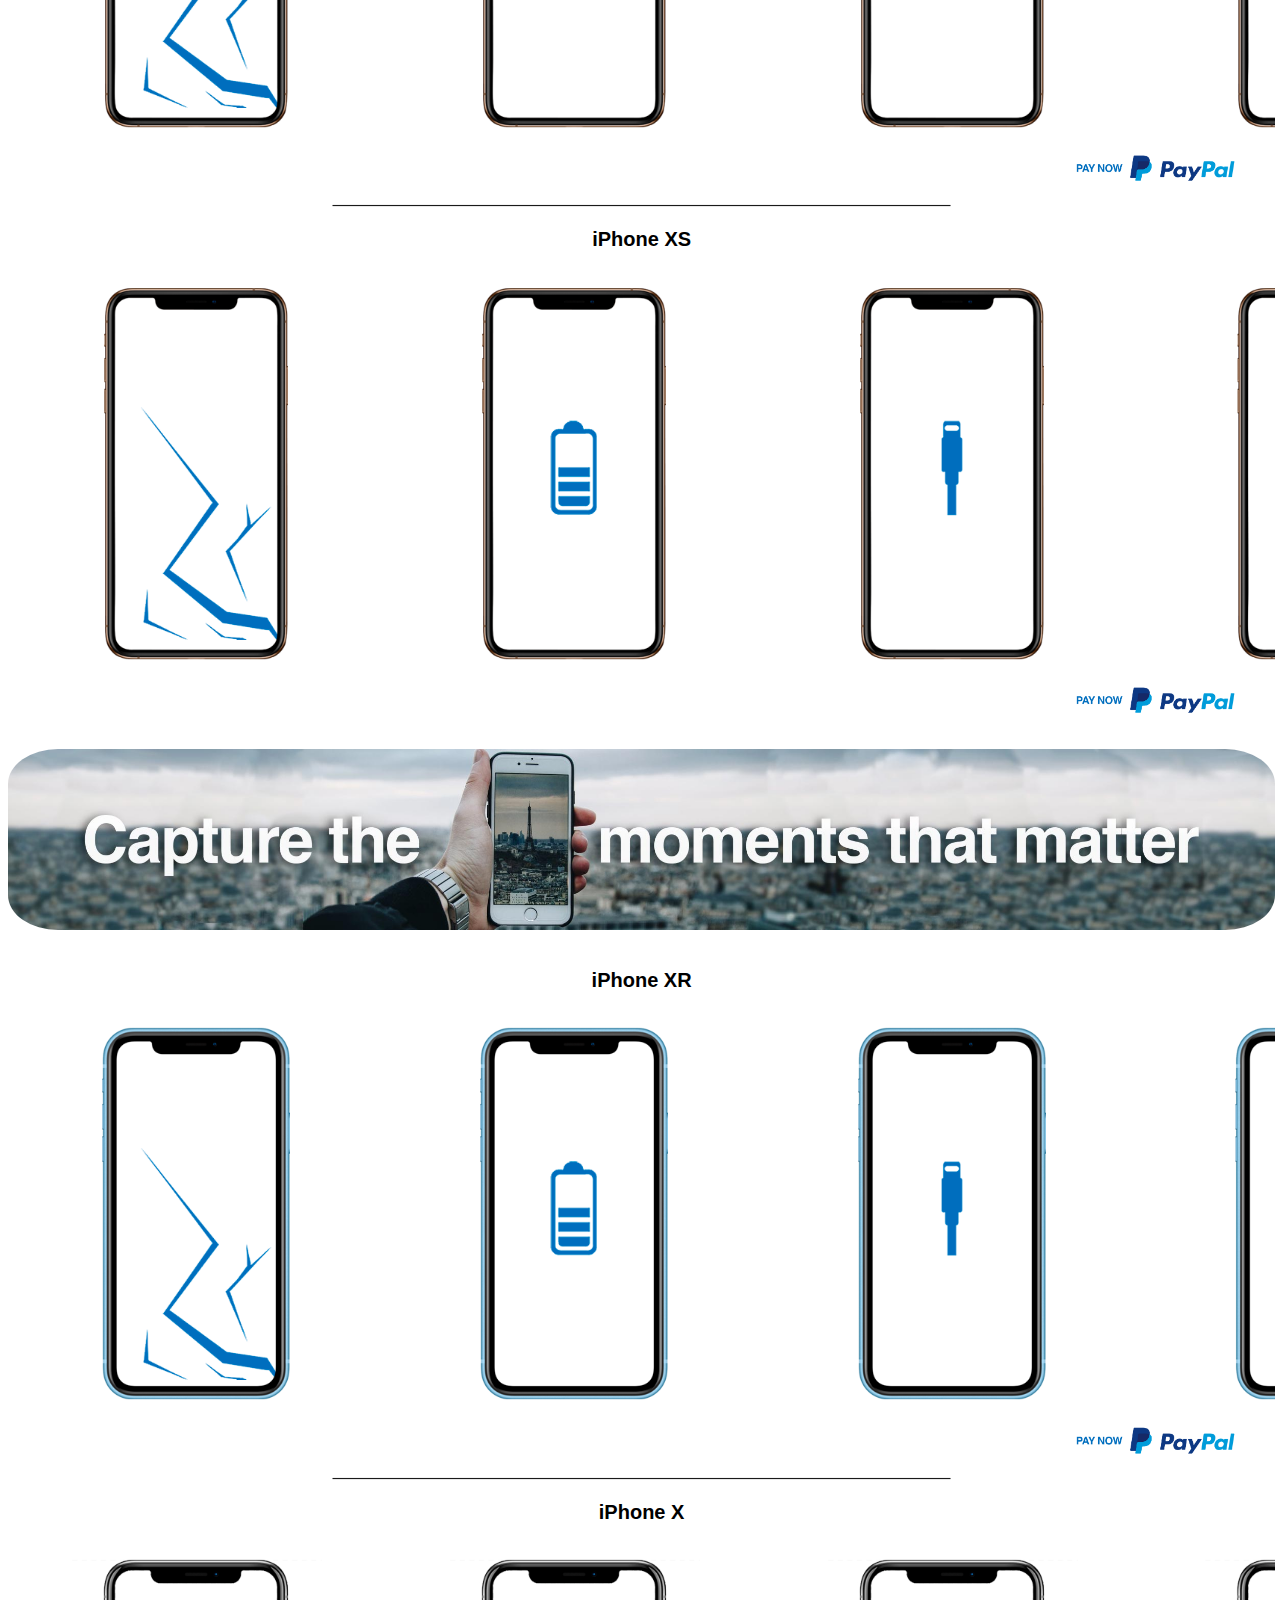
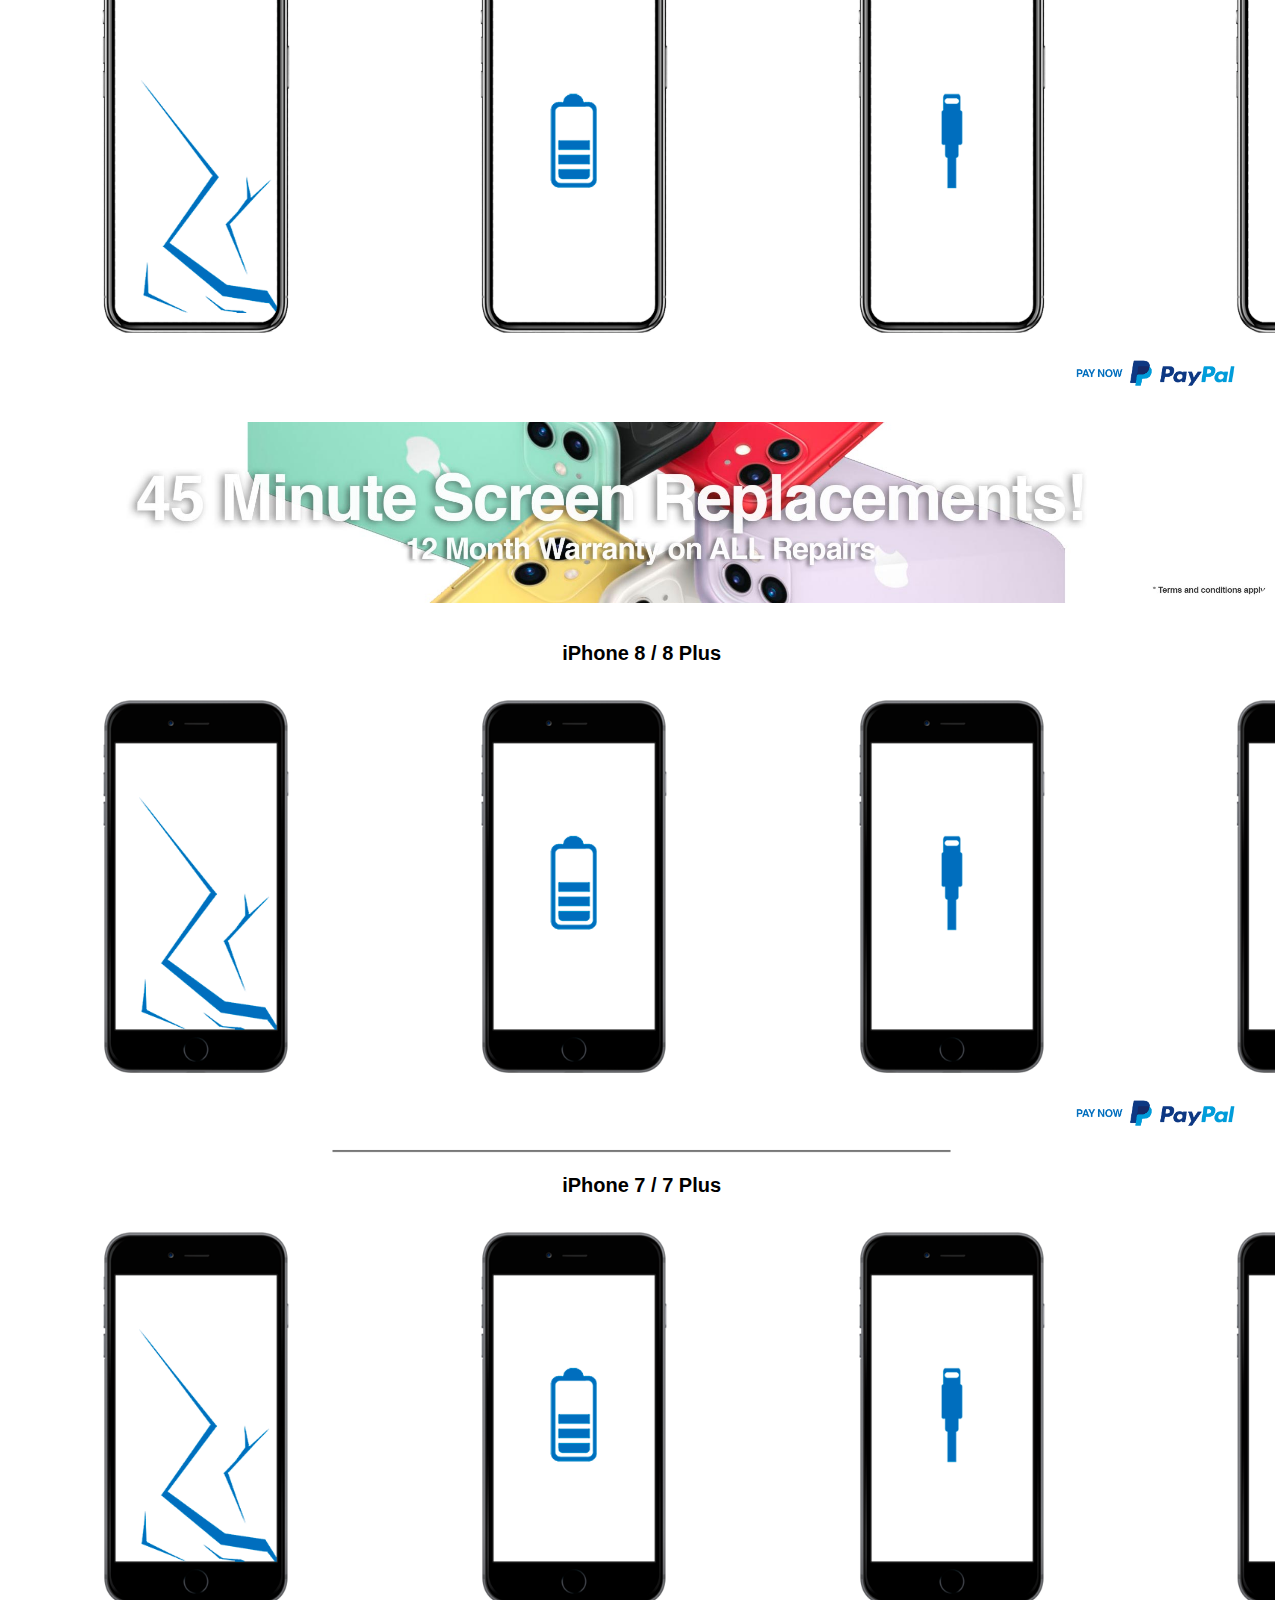
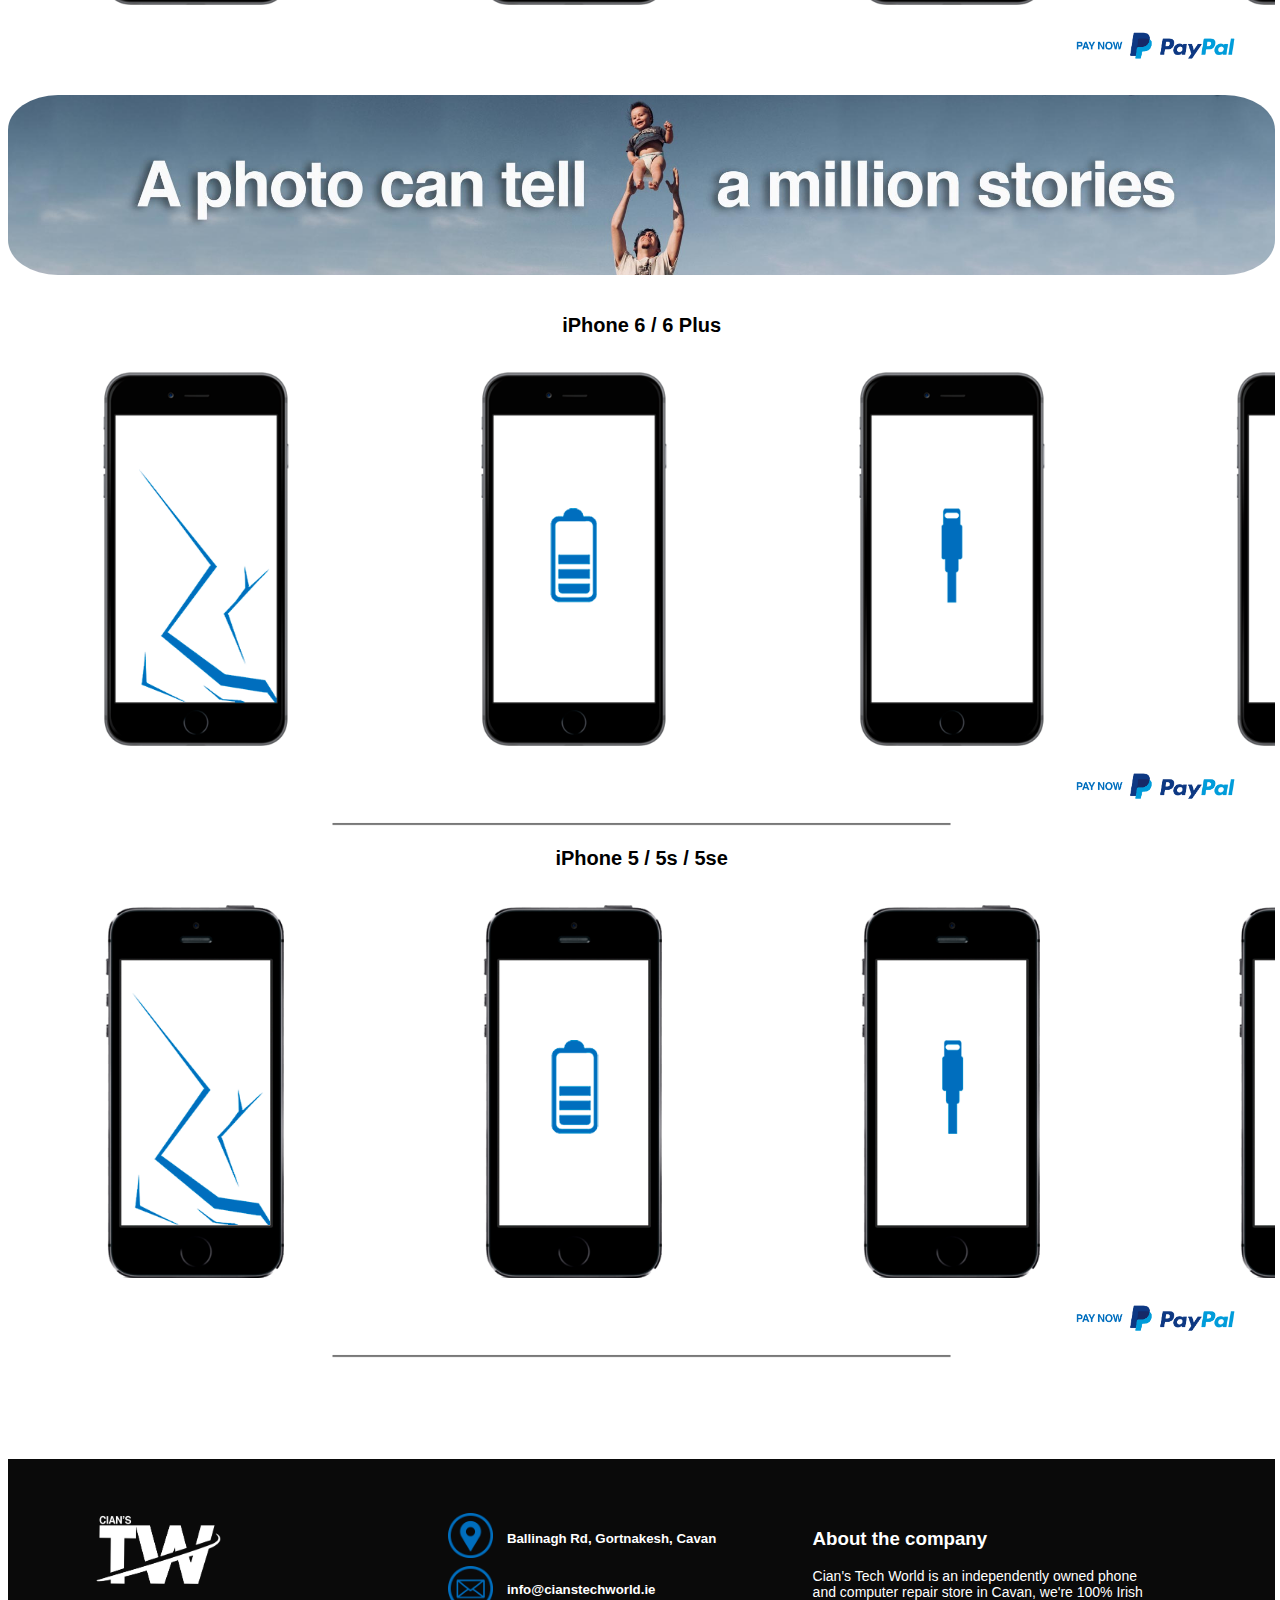
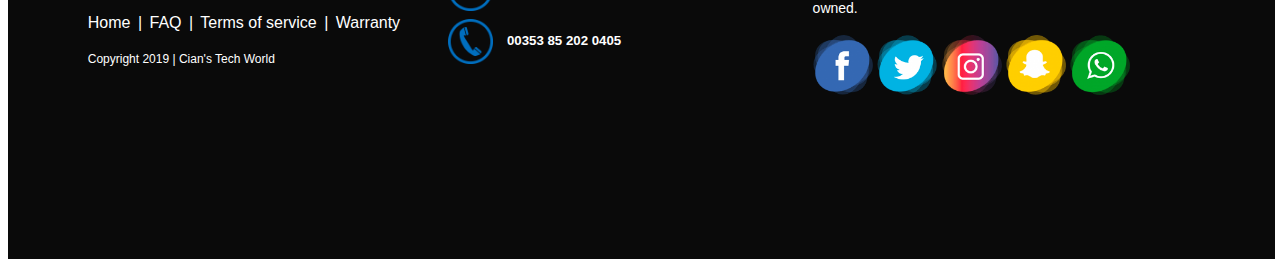
<file: iphone.html>
<!doctype html>
<html lang="en">
<head>
<meta charset="UTF-8">
<meta name="viewport" content="width=device-width, initial-scale=1.0">
<meta http-equiv="X-UA-Compatible" content="IE=edge">
<title>CTW</title>
<link rel="stylesheet" href="https://cdnjs.cloudflare.com/ajax/libs/font-awesome/4.7.0/css/font-awesome.min.css">
<link href="css/style.css" rel="stylesheet" type="text/css">
</head>

<body>

<nav>
	<div class="topnav" id="myTopnav">
		<a href="index.html"><img src="images/CTWnewLogo.png" width="250"  alt="Cian's Tech World Logo"></a>
		<a href="index.html">Home</a> 
		<a href="iphone.html" class="active">iPhone</a> 
		<a href="ipad.html">iPad</a> 
		<a href="mac.html">Mac</a> 
		<a href="android.html">Android</a>
		<a href="windows.html">Windows</a>
		<a href="login.html">Login</a>
		<a href="javascript:void(0);" class="icon" onClick="myFunction()"> <em class="fa fa-bars"></em> </a></div>
</nav>
	<div id="banner">
		<img src="images/iPhoneBackground.jpg" alt="image of iPhones">
	</div>

<div id="iPhoneWrapper">
	<div class="GroupZero">
		<h1>Lets get started!</h1>
		<h3><i>Click your device to choose your model</i></h3>
	</div>
</div>
	
<div id="SelectionOptions" align="center">
				<a href="#ip1"><img src ="images/xsmaxselect.png" width="150" alt="Image of an Apple iPhone XS Max"></a>
				<a href="#ip2"><img src ="images/xselect.png" width="150" alt="Image of an Apple iPhone XS"></a>
				<a href="#ip3"><img src ="images/xrselect.png" width="150" alt="Image of an Apple iPhone XR"></a>
				<a href="#ip4"><img src ="images/xselect.png" width="150" alt="Image of an Apple iPhone X"></a>
				<a href="#ip5"><img src ="images/8select.png" width="150" alt="Image of an Apple iPhone 8"></a>
				<a href="#ip6"><img src ="images/7select.png" width="150" alt="Image of an Apple iPhone 7"></a>
				<a href="#ip7"><img src ="images/6select.png" width="150" alt="Image of an Apple iPhone 6"></a>
				<a href="#ip8"><img src ="images/5select.png" width="150" alt="Image of an Apple iPhone 5"></a>
</div>
	
		<div id="interacttext"><h2>Click an image to show prices!</h2></div>

		<div id="ip1">
			<div id="hr1"><img src="images/hr.png" alt="hr line" class="center"></div>
			<h3>iPhone XS Max</h3>
			<div id="iPhoneXSMAX" class="scrollmenu">
				<button onclick="xsmaxScreen()"><img src="images/iphone/xsmaxscreen.png" alt="iPhone with cracked screen symbol"></button>
				<button onclick="xsmaxBattery()"><img src="images/iphone/xsmaxbattery.png" alt="iPhone with battery symbol"></button>
				<button onclick="xsmaxDock()"><img src="images/iphone/xsmaxdock.png" alt="iPhone with charging cable symbol"></button>
				<button onclick="xsmaxCamera()"><img src="images/iphone/xsmaxcamera.png" alt="iPhone with camera symbol"></button>
				<button onclick="xsmaxEarspeaker()"><img src="images/iphone/xsmaxearspeaker.png" alt="iPhone with earspeaker symbol"></button>
				<button onclick="xsmaxMicrophone()"><img src="images/iphone/xsmaxmicrophone.png" alt="iPhone with microphone symbol"></button>
				<button onclick="xsmaxDiagnostic()"><img src="images/iphone/xsmaxdiagnostic.png" alt="iPhone with diagnostic symbol"></button>
				<button onclick="xsmaxWater()"><img src="images/iphone/xsmaxwater.png" alt="image of iPhones"></button>
			</div>
			<br>
			<a href="https://www.paypal.me/cianstechworld"><img src="images/PayPal.png" alt="PayPal logo" class="right"></a>
			<p id="text1"></p>
				<script> function xsmaxScreen() 	{ document.getElementById("text1").innerHTML = "iPhone XS Max Screen Replacement - &euro;100"; } </script>
				<script> function xsmaxBattery() 	{ document.getElementById("text1").innerHTML = "iPhone XS Max Battery Replacement - &euro;50"; } </script>
				<script> function xsmaxDock() 		{ document.getElementById("text1").innerHTML = "iPhone XS Max Charging Dock Replacement - &euro;60"; } </script>
				<script> function xsmaxCamera()		{ document.getElementById("text1").innerHTML = "iPhone XS Max Camera Replacement - &euro;60"; } </script>
				<script> function xsmaxEarspeaker()	{ document.getElementById("text1").innerHTML = "iPhone XS Max Earspeaker Replacement - &euro;60"; } </script>
				<script> function xsmaxMicrophone()	{ document.getElementById("text1").innerHTML = "iPhone XS Max Microphone Replacement - &euro;60"; } </script>
				<script> function xsmaxDiagnostic()	{ document.getElementById("text1").innerHTML = "iPhone XS Max Diagnostic Replacement - Free Diagnostic"; } </script>
				<script> function xsmaxWater() 		{ document.getElementById("text1").innerHTML = "iPhone XS Max Water Damage Diagnostic - &euro;30"; } </script>
			
			<img src="images/hr.png" alt="hr line" class="center">
		</div>
	
		<div id="ip2">
			<h3>iPhone XS</h3>
			<div id="iPhoneXS" class="scrollmenu">
				<button onclick="xsScreen()"><img src="images/iphone/xsmaxscreen.png" alt="iPhone with cracked screen symbol"></button>
				<button onclick="xsBattery()"><img src="images/iphone/xsmaxbattery.png" alt="iPhone with battery symbol"></button>
				<button onclick="xsDock()"><img src="images/iphone/xsmaxdock.png" alt="iPhone with charging cable symbol"></button>
				<button onclick="xsCamera()"><img src="images/iphone/xsmaxcamera.png" alt="iPhone with camera symbol"></button>
				<button onclick="xsEarspeaker()"><img src="images/iphone/xsmaxearspeaker.png" alt="iPhone with earspeaker symbol"></button>
				<button onclick="xsMicrophone()"><img src="images/iphone/xsmaxmicrophone.png" alt="iPhone with microphone symbol"></button>
				<button onclick="xsDiagnostic()"><img src="images/iphone/xsmaxdiagnostic.png" alt="iPhone with diagnostic symbol"></button>
				<button onclick="xsWater()"><img src="images/iphone/xsmaxwater.png" alt="iPhone with water damage symbol"></button>
			</div>
			<br>
			<a href="https://www.paypal.me/cianstechworld"><img src="images/PayPal.png" alt="PayPal logo" class="right"></a>

			<p id="text2"></p>
				<script> function xsScreen() 	{ document.getElementById("text2").innerHTML = "iPhone XS Screen Replacement - &euro;100"; } </script>
				<script> function xsBattery() 	{ document.getElementById("text2").innerHTML = "iPhone XS Battery Replacement - &euro;50"; } </script>
				<script> function xsDock() 		{ document.getElementById("text2").innerHTML = "iPhone XS Charging Dock Replacement - &euro;60"; } </script>
				<script> function xsCamera() 	{ document.getElementById("text2").innerHTML = "iPhone XS Camera Replacement - &euro;60"; } </script>
				<script> function xsEarspeaker(){ document.getElementById("text2").innerHTML = "iPhone XS Earspeaker Replacement - &euro;60"; } </script>
				<script> function xsMicrophone(){ document.getElementById("text2").innerHTML = "iPhone XS Microphone Replacement - &euro;60"; } </script>
				<script> function xsDiagnostic(){ document.getElementById("text2").innerHTML = "iPhone XS Diagnostic Replacement - Free Diagnostic"; } </script>
				<script> function xsWater() 	{ document.getElementById("text2").innerHTML = "iPhone XS Water Damage Diagnostic - &euro;30"; } </script>
		</div>


	
		<div id="iPhoneBanner"><img src="images/iPhoneBanner1.jpg" alt="Taking photo on iPhone"></div>
	
		<div id="ip3">
			<h3>iPhone XR</h3>
			<div id="iPhoneXR" class="scrollmenu">
				<button onclick="xrScreen()"><img src="images/iphone/xrmaxscreen.png" alt="iPhone with cracked screen symbol"></button>
				<button onclick="xrBattery()"><img src="images/iphone/xrmaxbattery.png" alt="iPhone with battery symbol"></button>
				<button onclick="xrDock()"><img src="images/iphone/xrmaxdock.png" alt="iPhone with charging cable symbol"></button>
				<button onclick="xrCamera()"><img src="images/iphone/xrmaxcamera.png" alt="iPhone with camera symbol"></button>
				<button onclick="xrEarspeaker()"><img src="images/iphone/xrmaxearspeaker.png" alt="iPhone with earspeaker symbol"></button>
				<button onclick="xrMicrophone()"><img src="images/iphone/xrmaxmicrophone.png" alt="iPhone with microphone symbol"></button>
				<button onclick="xrDiagnostic()"><img src="images/iphone/xrmaxdiagnostic.png" alt="iPhone with diagnostic symbol"></button>
				<button onclick="xrWater()"><img src="images/iphone/xrmaxwater.png" alt="iPhone with water damage symbol"></button>
			</div>
			<br>
			<a href="https://www.paypal.me/cianstechworld"><img src="images/PayPal.png" alt="PayPal logo" class="right"></a>
			
			<p id="text3"></p>
				<script> function xrScreen() 	{ document.getElementById("text3").innerHTML = "iPhone XR Screen Replacement - &euro;100"; } </script>
				<script> function xrBattery() 	{ document.getElementById("text3").innerHTML = "iPhone XR Battery Replacement - &euro;50"; } </script>
				<script> function xrDock() 		{ document.getElementById("text3").innerHTML = "iPhone XR Charging Dock Replacement - &euro;60"; } </script>
				<script> function xrCamera() 	{ document.getElementById("text3").innerHTML = "iPhone XR Camera Replacement - &euro;60"; } </script>
				<script> function xrEarspeaker(){ document.getElementById("text3").innerHTML = "iPhone XR Earspeaker Replacement - &euro;60"; } </script>
				<script> function xrMicrophone(){ document.getElementById("text3").innerHTML = "iPhone XR Microphone Replacement - &euro;60"; } </script>
				<script> function xrDiagnostic(){ document.getElementById("text3").innerHTML = "iPhone XR Diagnostic Replacement - Free Diagnostic"; } </script>
				<script> function xrWater() 	{ document.getElementById("text3").innerHTML = "iPhone XR Water Damage Diagnostic - &euro;30"; } </script>
			
			<img src="images/hr.png" alt="hr line" class="center">
		</div>
	
		<div id="ip4">
			<h3>iPhone X</h3>
			<div id="iPhoneX" class="scrollmenu">
				<button onclick="xScreen()"><img src="images/iphone/xscreen.png" alt="iPhone with cracked screen symbol"></button>
				<button onclick="xBattery()"><img src="images/iphone/xbattery.png" alt="iPhone with battery symbol"></button>
				<button onclick="xDock()"><img src="images/iphone/xdock.png" alt="iPhone with charging cable symbol"></button>
				<button onclick="xCamera()"><img src="images/iphone/xcamera.png" alt="iPhone with camera symbol"></button>
				<button onclick="xEarspeaker()"><img src="images/iphone/xearspeaker.png" alt="iPhone with earspeaker symbol"></button>
				<button onclick="xMicrophone()"><img src="images/iphone/xmicrophone.png" alt="iPhone with microphone symbol"></button>
				<button onclick="xDiagnostic()"><img src="images/iphone/xdiagnostic.png" alt="iPhone with diagnostic symbol"></button>
				<button onclick="xWater()"><img src="images/iphone/xwater.png" alt="iPhone with water damage symbol"></button>
			</div>
			<br>
			<a href="https://www.paypal.me/cianstechworld"><img src="images/PayPal.png" alt="PayPal logo" class="right"></a>
			
			<p id="text4"></p>
				<script> function xScreen() 	{ document.getElementById("text4").innerHTML = "iPhone X Screen Replacement - &euro;100"; } </script>
				<script> function xBattery() 	{ document.getElementById("text4").innerHTML = "iPhone X Battery Replacement - &euro;50"; } </script>
				<script> function xDock() 		{ document.getElementById("text4").innerHTML = "iPhone X Charging Dock Replacement - &euro;60"; } </script>
				<script> function xCamera() 	{ document.getElementById("text4").innerHTML = "iPhone X Camera Replacement - &euro;60"; } </script>
				<script> function xEarspeaker()	{ document.getElementById("text4").innerHTML = "iPhone X Earspeaker Replacement - &euro;60"; } </script>
				<script> function xMicrophone()	{ document.getElementById("text4").innerHTML = "iPhone X Microphone Replacement - &euro;60"; } </script>
				<script> function xDiagnostic()	{ document.getElementById("text4").innerHTML = "iPhone X Diagnostic Replacement - Free Diagnostic"; } </script>
				<script> function xWater() 		{ document.getElementById("text4").innerHTML = "iPhone X Water Damage Diagnostic - &euro;30"; } </script>
			
		</div>
	
		<div id="iPhoneBanner3"><img src="images/iPhoneBanner3.jpg" alt="Child and his father playing"></div>
	
		<div id="ip5">
			<h3>iPhone 8 / 8 Plus</h3>
			<div id="iPhone8" class="scrollmenu">
				<button onclick="eightScreen()"><img src="images/iphone/678screen.png" alt="iPhone with cracked screen symbol"></button>
				<button onclick="eightBattery()"><img src="images/iphone/678battery.png" alt="iPhone with battery symbol"></button>
				<button onclick="eightDock()"><img src="images/iphone/678dock.png" alt="iPhone with charging cable symbol"></button>
				<button onclick="eightCamera()"><img src="images/iphone/678camera.png" alt="iPhone with camera symbol"></button>
				<button onclick="eightEarspeaker()"><img src="images/iphone/678earspeaker.png" alt="iPhone with earspeaker symbol"></button>
				<button onclick="eightMicrophone()"><img src="images/iphone/678microphone.png" alt="iPhone with microphone symbol"></button>
				<button onclick="eightDiagnostic()"><img src="images/iphone/678diagnostic.png" alt="iPhone with diagnostic symbol"></button>
				<button onclick="eightWater()"><img src="images/iphone/678water.png" alt="iPhone with water diagnostic symbol"></button>
			</div>
			<br>
			<a href="https://www.paypal.me/cianstechworld"><img src="images/PayPal.png" alt="PayPal logo" class="right"></a>
			
			<p id="text5"></p>
				<script> function eightScreen()
					{ document.getElementById("text5").innerHTML = "iPhone 8 Screen Replacement - &euro;100 <br> iPhone 8 Plus Screen Replacement - &euro;100" ;} </script>
				<script> function eightBattery()
					{ document.getElementById("text5").innerHTML = "iPhone 8 Battery Replacement - &euro;100 <br> iPhone 8 Plus Battery Replacement - &euro;100"; } </script>
				<script> function eightDock()
					{ document.getElementById("text5").innerHTML = "iPhone 8 Charging Dock Replacement - &euro;100 <br> iPhone 8 Plus Charging Dock Replacement - &euro;100"; } </script>
				<script> function eightCamera()
					{ document.getElementById("text5").innerHTML = "iPhone 8 Camera Replacement - &euro;100 <br> iPhone 8 Plus Camera Replacement - &euro;100"; } </script>
				<script> function eightEarspeaker()
					{ document.getElementById("text5").innerHTML = "iPhone 8 Earspeaker Replacement - &euro;100 <br> iPhone 8 Plus Earspeaker Replacement - &euro;100"; } </script>
				<script> function eightMicrophone()
					{ document.getElementById("text5").innerHTML = "iPhone 8 Microphone Replacement - &euro;100 <br> iPhone 8 Plus Microphone Replacement - &euro;100"; } </script>
				<script> function eightDiagnostic()
					{ document.getElementById("text5").innerHTML = "iPhone 8 Diagnostic - Free Diagnostic <br> iPhone 8 Plus Screen Replacement - Free Diagnostic"; } </script>
				<script> function eightWater()
					{ document.getElementById("text5").innerHTML = "iPhone 8 Water Damage Diagnostic - &euro;100 <br> iPhone 8 Plus Water Damage Diagnostic - &euro;100"; } </script>
			
			<img src="images/hr.png" alt="hr line" class="center">
		</div>
	
		<div id="ip6">
			<h3>iPhone 7 / 7 Plus</h3>
			<div id="iPhone7" class="scrollmenu">
				<button onclick="sevenScreen()"><img src="images/iphone/678screen.png" alt="iPhone with cracked screen symbol"></button>
				<button onclick="sevenScreen()"><img src="images/iphone/678battery.png" alt="iPhone with battery symbol"></button>
				<button onclick="sevenScreen()"><img src="images/iphone/678dock.png" alt="iPhone with charging cable symbol"></button>
				<button onclick="sevenScreen()"><img src="images/iphone/678camera.png" alt="iPhone with camera symbol"></button>
				<button onclick="sevenScreen()"><img src="images/iphone/678earspeaker.png" alt="iPhone with earspeaker symbol"></button>
				<button onclick="sevenScreen()"><img src="images/iphone/678microphone.png" alt="iPhone with microphone symbol"></button>
				<button onclick="sevenScreen()"><img src="images/iphone/678diagnostic.png" alt="iPhone with diagnostic symbol"></button>
				<button onclick="sevenScreen()"><img src="images/iphone/678water.png" alt="iPhone with water damage diagnostic symbol"></button>
			</div>
			<br>
			<a href="https://www.paypal.me/cianstechworld"><img src="images/PayPal.png" alt="PayPal logo" class="right"></a>
				
			<p id="text6"></p>
				<script> function sevenScreen()
					{ document.getElementById("text6").innerHTML = "iPhone 7 Screen Replacement - &euro;100 <br> iPhone 7 Plus Screen Replacement - &euro;100" ;} </script>
				<script> function sevenBattery()
					{ document.getElementById("text6").innerHTML = "iPhone 7 Battery Replacement - &euro;100 <br> iPhone 7 Plus Battery Replacement - &euro;100"; } </script>
				<script> function sevenDock()
					{ document.getElementById("text6").innerHTML = "iPhone 7 Charging Dock Replacement - &euro;100 <br> iPhone 7 Plus Charging Dock Replacement - &euro;100"; } </script>
				<script> function sevenCamera()
					{ document.getElementById("text6").innerHTML = "iPhone 7 Camera Replacement - &euro;100 <br> iPhone 7 Plus Camera Replacement - &euro;100"; } </script>
				<script> function sevenEarspeaker()
					{ document.getElementById("text6").innerHTML = "iPhone 7 Earspeaker Replacement - &euro;100 <br> iPhone 7 Plus Earspeaker Replacement - &euro;100"; } </script>
				<script> function sevenMicrophone()
					{ document.getElementById("text6").innerHTML = "iPhone 7 Microphone Replacement - &euro;100 <br> iPhone 7 Plus Microphone Replacement - &euro;100"; } </script>
				<script> function sevenDiagnostic()
					{ document.getElementById("text6").innerHTML = "iPhone 7 Diagnostic - Free Diagnostic <br> iPhone 7 Plus Screen Replacement - Free Diagnostic"; } </script>
				<script> function sevenWater()
					{ document.getElementById("text6").innerHTML = "iPhone 7 Water Damage Diagnostic - &euro;100 <br> iPhone 7 Plus Water Damage Diagnostic - &euro;100"; } </script>
				
		</div>
	
	<div id="iPhoneBanner2"><img src="images/iPhoneBanner2.jpg" alt="Child and his father playing"></div>
	
		<div id="ip7">
			<h3>iPhone 6 / 6 Plus</h3>
			<div id="iPhone6" class="scrollmenu">
				<button onclick="sixScreen()"><img src="images/iphone/678screen.png" alt="iPhone with cracked screen symbol"></button>
				<button onclick="sixScreen()"><img src="images/iphone/678battery.png" alt="iPhone with battery symbol"></button>
				<button onclick="sixScreen()"><img src="images/iphone/678dock.png" alt="iPhone with charging cable symbol"></button>
				<button onclick="sixScreen()"><img src="images/iphone/678camera.png" alt="iPhone with camera symbol"></button>
				<button onclick="sixScreen()"><img src="images/iphone/678earspeaker.png" alt="iPhone with earspeaker symbol"></button>
				<button onclick="sixScreen()"><img src="images/iphone/678microphone.png" alt="iPhone with microphone symbol"></button>
				<button onclick="sixScreen()"><img src="images/iphone/678diagnostic.png" alt="iPhone with diagnostic symbol"></button>
				<button onclick="sixScreen()"><img src="images/iphone/678water.png" alt="image of iPhones"></button>
			</div>
			<br>
			<a href="https://www.paypal.me/cianstechworld"><img src="images/PayPal.png" alt="PayPal logo" class="right"></a>
			
			<p id="text7"></p>
				<script> function sixScreen()
					{ document.getElementById("text7").innerHTML = "iPhone 6 Screen Replacement - &euro;100 <br> iPhone 6 Plus Screen Replacement - &euro;100" ;} </script>
				<script> function sixBattery()
					{ document.getElementById("text7").innerHTML = "iPhone 6 Battery Replacement - &euro;100 <br> iPhone 6 Plus Battery Replacement - &euro;100"; } </script>
				<script> function sixDock()
					{ document.getElementById("text7").innerHTML = "iPhone 6 Charging Dock Replacement - &euro;100 <br> iPhone 6 Plus Charging Dock Replacement - &euro;100"; } </script>
				<script> function sixCamera()
					{ document.getElementById("text7").innerHTML = "iPhone 6 Camera Replacement - &euro;100 <br> iPhone 6 Plus Camera Replacement - &euro;100"; } </script>
				<script> function sixEarspeaker()
					{ document.getElementById("text7").innerHTML = "iPhone 6 Earspeaker Replacement - &euro;100 <br> iPhone 6 Plus Earspeaker Replacement - &euro;100"; } </script>
				<script> function sixMicrophone()
					{ document.getElementById("text7").innerHTML = "iPhone 6 Microphone Replacement - &euro;100 <br> iPhone 6 Plus Microphone Replacement - &euro;100"; } </script>
				<script> function sixDiagnostic()
					{ document.getElementById("text7").innerHTML = "iPhone 6 Diagnostic - Free Diagnostic <br> iPhone 6 Plus Screen Replacement - Free Diagnostic"; } </script>
				<script> function sixWater()
					{ document.getElementById("text7").innerHTML = "iPhone 6 Water Damage Diagnostic - &euro;100 <br> iPhone 6 Plus Water Damage Diagnostic - &euro;100"; } </script>
			
			<img src="images/hr.png" alt="hr line" class="center">
		</div>
	
		<div id="ip8">
			<h3>iPhone 5 / 5s / 5se</h3>
			<div id="iPhone5" class="scrollmenu">
				<button onclick="fiveScreen()"><img src="images/iphone/5screen.png" alt="iPhone with cracked screen symbol"></button>
				<button onclick="fiveBattery()"><img src="images/iphone/5battery.png" alt="iPhone with battery symbol"></button>
				<button onclick="fiveDock()"><img src="images/iphone/5dock.png" alt="iPhone with charging cable symbol"></button>
				<button onclick="fiveCamera()"><img src="images/iphone/5camera.png" alt="iPhone with camera symbol"></button>
				<button onclick="fiveEarspeaker()"><img src="images/iphone/5earspeaker.png" alt="iPhone with earspeaker symbol"></button>
				<button onclick="fiveMicrophone()"><img src="images/iphone/5microphone.png" alt="iPhone with microphone symbol"></button>
				<button onclick="fiveDiagnostic()"><img src="images/iphone/5diagnostic.png" alt="iPhone with diagnostic symbol"></button>
				<button onclick="fiveWater()"><img src="images/iphone/5water.png" alt="image of iPhones"></button>
			</div>
			<br>
			<a href="https://www.paypal.me/cianstechworld"><img src="images/PayPal.png" alt="PayPal logo" class="right"></a>
			
			<p id="text8"></p>
				<script> function fiveScreen()
					{ document.getElementById("text8").innerHTML = "iPhone 5 Screen Replacement - &euro;100 <br> iPhone 5s/5se Screen Replacement - &euro;100" ;} </script>
				<script> function fiveBattery()
					{ document.getElementById("text8").innerHTML = "iPhone 5 Battery Replacement - &euro;100 <br> iPhone 5s/5se Battery Replacement - &euro;100"; } </script>
				<script> function fiveDock()
					{ document.getElementById("text8").innerHTML = "iPhone 5 Charging Dock Replacement - &euro;100 <br> iPhone 5s/5se Charging Dock Replacement - &euro;100"; } </script>
				<script> function fiveCamera()
					{ document.getElementById("text8").innerHTML = "iPhone 5 Camera Replacement - &euro;100 <br> iPhone 5s/5se Camera Replacement - &euro;100"; } </script>
				<script> function fiveEarspeaker()
					{ document.getElementById("text8").innerHTML = "iPhone 5 Earspeaker Replacement - &euro;100 <br> iPhone 5s/5se Earspeaker Replacement - &euro;100"; } </script>
				<script> function fiveMicrophone()
					{ document.getElementById("text8").innerHTML = "iPhone 5 Microphone Replacement - &euro;100 <br> iPhone 5s/5se Microphone Replacement - &euro;100"; } </script>
				<script> function fiveDiagnostic()
					{ document.getElementById("text8").innerHTML = "iPhone 5 Diagnostic - Free Diagnostic <br> iPhone 5s/5se Screen Replacement - Free Diagnostic"; } </script>
				<script> function fiveWater()
					{ document.getElementById("text8").innerHTML = "iPhone 5 Water Damage Diagnostic - &euro;100 <br> iPhone 5s/5se Water Damage Diagnostic - &euro;100"; } </script>
			
			<img src="images/hr.png" alt="hr line" class="center">
		</div>
	
<script>
function myFunction() {
  var x = document.getElementById("myTopnav");
  if (x.className === "topnav") {
    x.className += " responsive";
  } else {
    x.className = "topnav";
  }
}
</script>
<footer>
	<div id="footerelements">
		<div id="footer1">
			<a href="index.html"><img src="images/CTWWhite.png" width="150" height="80" alt="Cian's Tech World Logo"></a>
			<div id="footer1inner">
				<a href="index.html">Home</a><span> |</span>
				<a href="faq.html">FAQ</a><span> |</span>
				<a href="tos.html">Terms of service</a><span> |</span>
				<a href="warranty.html">Warranty</a>
			</div>
			<h5>Copyright 2019 | Cian's Tech World</h5>
		</div>
		<div id="footer2">
			<div id="imagecontainer">
				<img src="images/locationlogo.png" width="45" alt="location icon">
				<a href="mailto:info@cianstechworld.ie"><img src="images/emaillogo.png" width="45" alt="email icon"></a>
				<a href="tel:00353-85-202-0405"><img src="images/phonelogo.png" width="45" alt="phone icon"></a>
				</div>
			<div id="textcontainer">
				<h5>Ballinagh Rd, Gortnakesh, Cavan</h5>
				<h5>info@cianstechworld.ie</h5>
				<h5>00353 85 202 0405</h5>
				</div>
		</div>
		
			<div id="footer3">
				<h3>About the company</h3>
				<h4>Cian's Tech World is an independently owned phone and computer repair store in Cavan, we're 100% Irish owned. </h4>
					<a href="https://www.facebook.com/cianstechworld/"><img src="images/footerimages/facebook.png" width="60" alt="facebook logo"></a>
					<a href="https://www.twitter.com/cianstechworld/"><img src="images/footerimages/twitter.png" width="60" alt="twitter logo"></a>
					<a href="https://www.instagram.com/cianstechworld/"><img src="images/footerimages/instagram.png" width="60" alt="instagram logo"></a>
					<a href="https://www.snapchat.com/add/Cianstechworld"><img src="images/footerimages/snapchat.png" width="60" alt="snapchat logo"></a>
					<a href="tel:00353-85-202-0405"><img src="images/footerimages/whatsapp.png" width="60" alt="whatsapp logo"></a>
			</div>
	</div>
</footer>
</body>
</html>
</file>
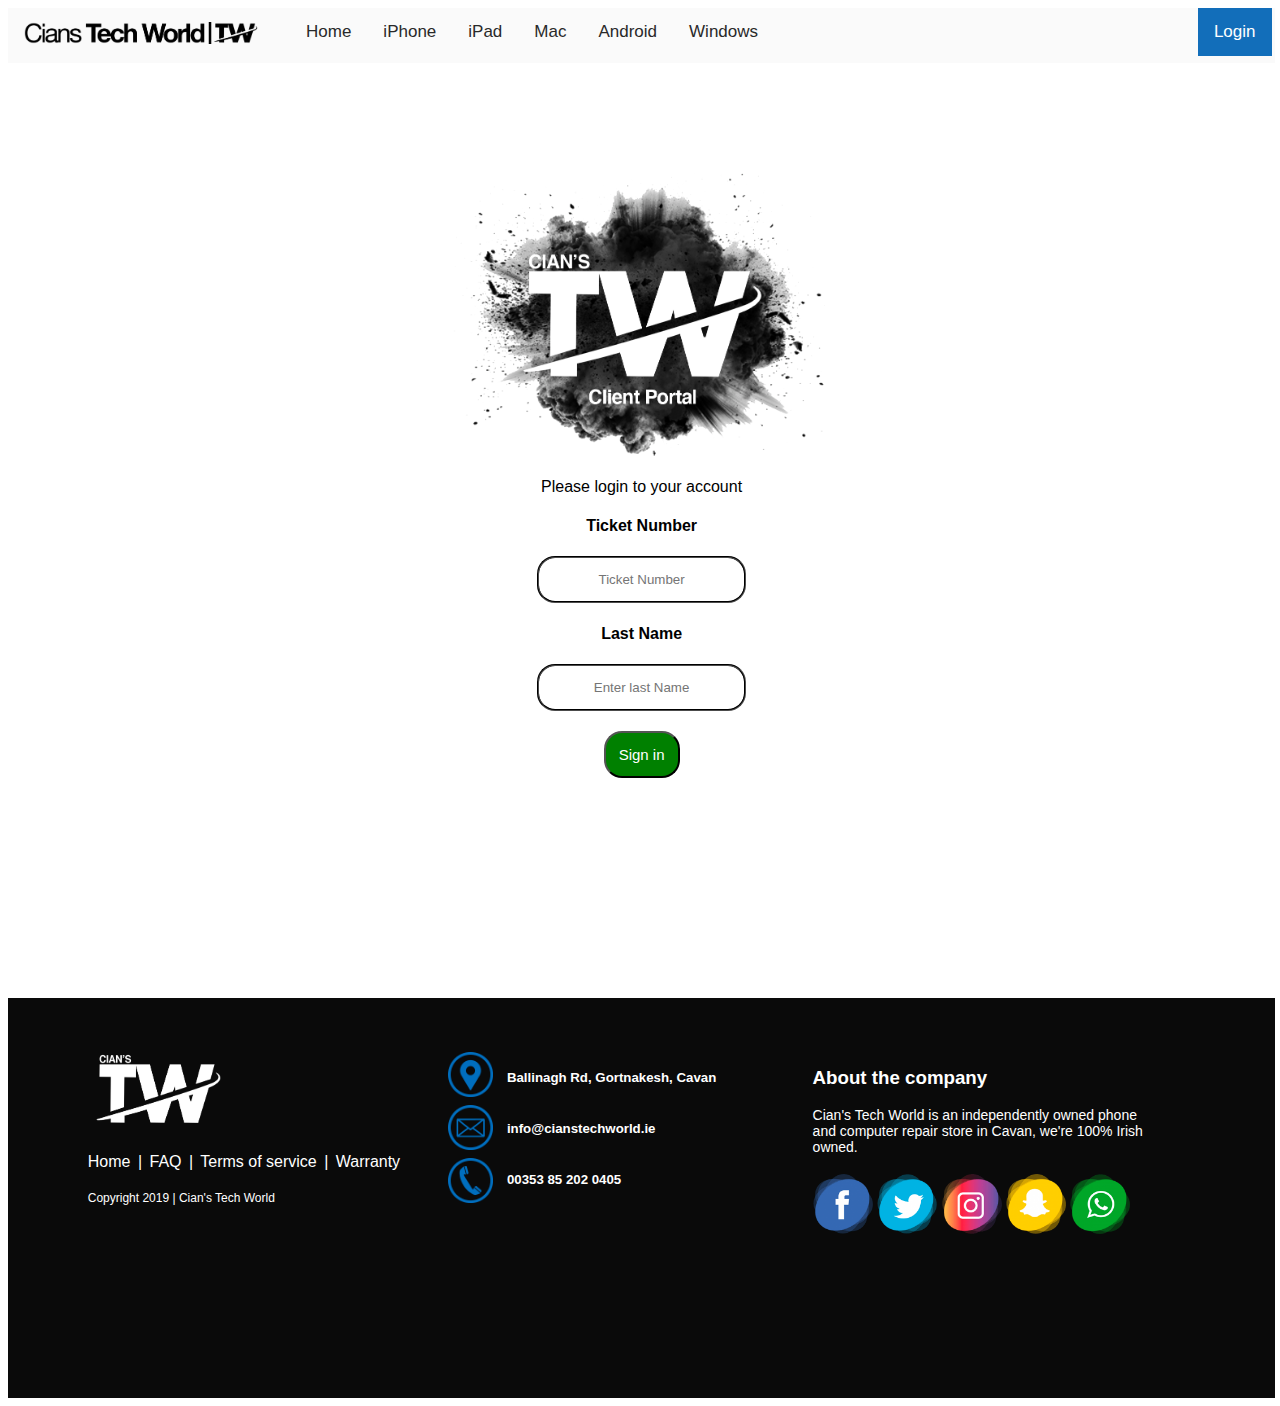
<file: login.html>
<!doctype html>
<html lang="en">
<head>
<meta charset="UTF-8">
<meta name="viewport" content="width=device-width, initial-scale=1.0">
<meta http-equiv="X-UA-Compatible" content="IE=edge">
<title>CTW</title>
<link rel="stylesheet" href="https://cdnjs.cloudflare.com/ajax/libs/font-awesome/4.7.0/css/font-awesome.min.css">
<link href="css/style.css" rel="stylesheet" type="text/css">
</head>

<body>
<nav>
	<div class="topnav" id="myTopnav">
		<a href="index.html"><img src="images/CTWnewLogo.png" width="250"  alt="Cian's Tech World Logo"></a>
		<a href="index.html">Home</a> 
		<a href="iphone.html">iPhone</a> 
		<a href="ipad.html">iPad</a> 
		<a href="mac.html">Mac</a> 
		<a href="android.html">Android</a>
		<a href="windows.html">Windows</a>
		<a href="login.html">Login</a>
		<a href="javascript:void(0);" class="icon" onClick="myFunction()"> <em class="fa fa-bars"></em> </a></div>
</nav>

	
	
<div id="loginform" class="center">
	<img src="images/clientportal.png" alt="Cian's Tech World Logo">
<form accept-charset="UTF-8" action="https://techworld.repairshopr.com/my_profile/do_login" method="post">
  <div class="login-fields">
    <p>Please login to your account</p>
    <div class="field1">
      <h4>Ticket Number</h4>
      <input class="loginpasswordfield" id="ticket_number" name="ticket_number" placeholder="Ticket Number" type="text" />
    </div> <!-- /field -->
    <div class="field2">
      <h4>Last Name</h4>
      <input class="loginusernamefield" id="last_name" name="last_name" placeholder="Enter last Name" type="text" />
    </div> <!-- /password -->
  </div> <!-- /login-fields -->
  <div class="login-actions">
    <input class="signinbutton" name="commit" type="submit" value="Sign in" />
  </div> <!-- .actions -->
</form>
	</div>
	
	
<script>
function myFunction() {
  var x = document.getElementById("myTopnav");
  if (x.className === "topnav") {
    x.className += " responsive";
  } else {
    x.className = "topnav";
  }
}
</script>	
<footer>
	<div id="footerelements">
		<div id="footer1">
			<a href="index.html"><img src="images/CTWWhite.png" width="150" height="80" alt="Cian's Tech World Logo"></a>
			<div id="footer1inner">
				<a href="index.html">Home</a><span> |</span>
				<a href="faq.html">FAQ</a><span> |</span>
				<a href="tos.html">Terms of service</a><span> |</span>
				<a href="warranty.html">Warranty</a>
			</div>
			<h5>Copyright 2019 | Cian's Tech World</h5>
		</div>
		<div id="footer2">
			<div id="imagecontainer">
				<img src="images/locationlogo.png" width="45" alt="location icon">
				<a href="mailto:info@cianstechworld.ie"><img src="images/emaillogo.png" width="45" alt="email icon"></a>
				<a href="tel:00353-85-202-0405"><img src="images/phonelogo.png" width="45" alt="phone icon"></a>
				</div>
			<div id="textcontainer">
				<h5>Ballinagh Rd, Gortnakesh, Cavan</h5>
				<h5>info@cianstechworld.ie</h5>
				<h5>00353 85 202 0405</h5>
				</div>
		</div>
		
			<div id="footer3">
				<h3>About the company</h3>
				<h4>Cian's Tech World is an independently owned phone and computer repair store in Cavan, we're 100% Irish owned. </h4>
					<a href="https://www.facebook.com/cianstechworld/"><img src="images/footerimages/facebook.png" width="60" alt="facebook logo"></a>
					<a href="https://www.twitter.com/cianstechworld/"><img src="images/footerimages/twitter.png" width="60" alt="twitter logo"></a>
					<a href="https://www.instagram.com/cianstechworld/"><img src="images/footerimages/instagram.png" width="60" alt="instagram logo"></a>
					<a href="https://www.snapchat.com/add/Cianstechworld"><img src="images/footerimages/snapchat.png" width="60" alt="snapchat logo"></a>
					<a href="tel:00353-85-202-0405"><img src="images/footerimages/whatsapp.png" width="60" alt="whatsapp logo"></a>
			</div>
	</div>
</footer>
</body>
</html>
</file>
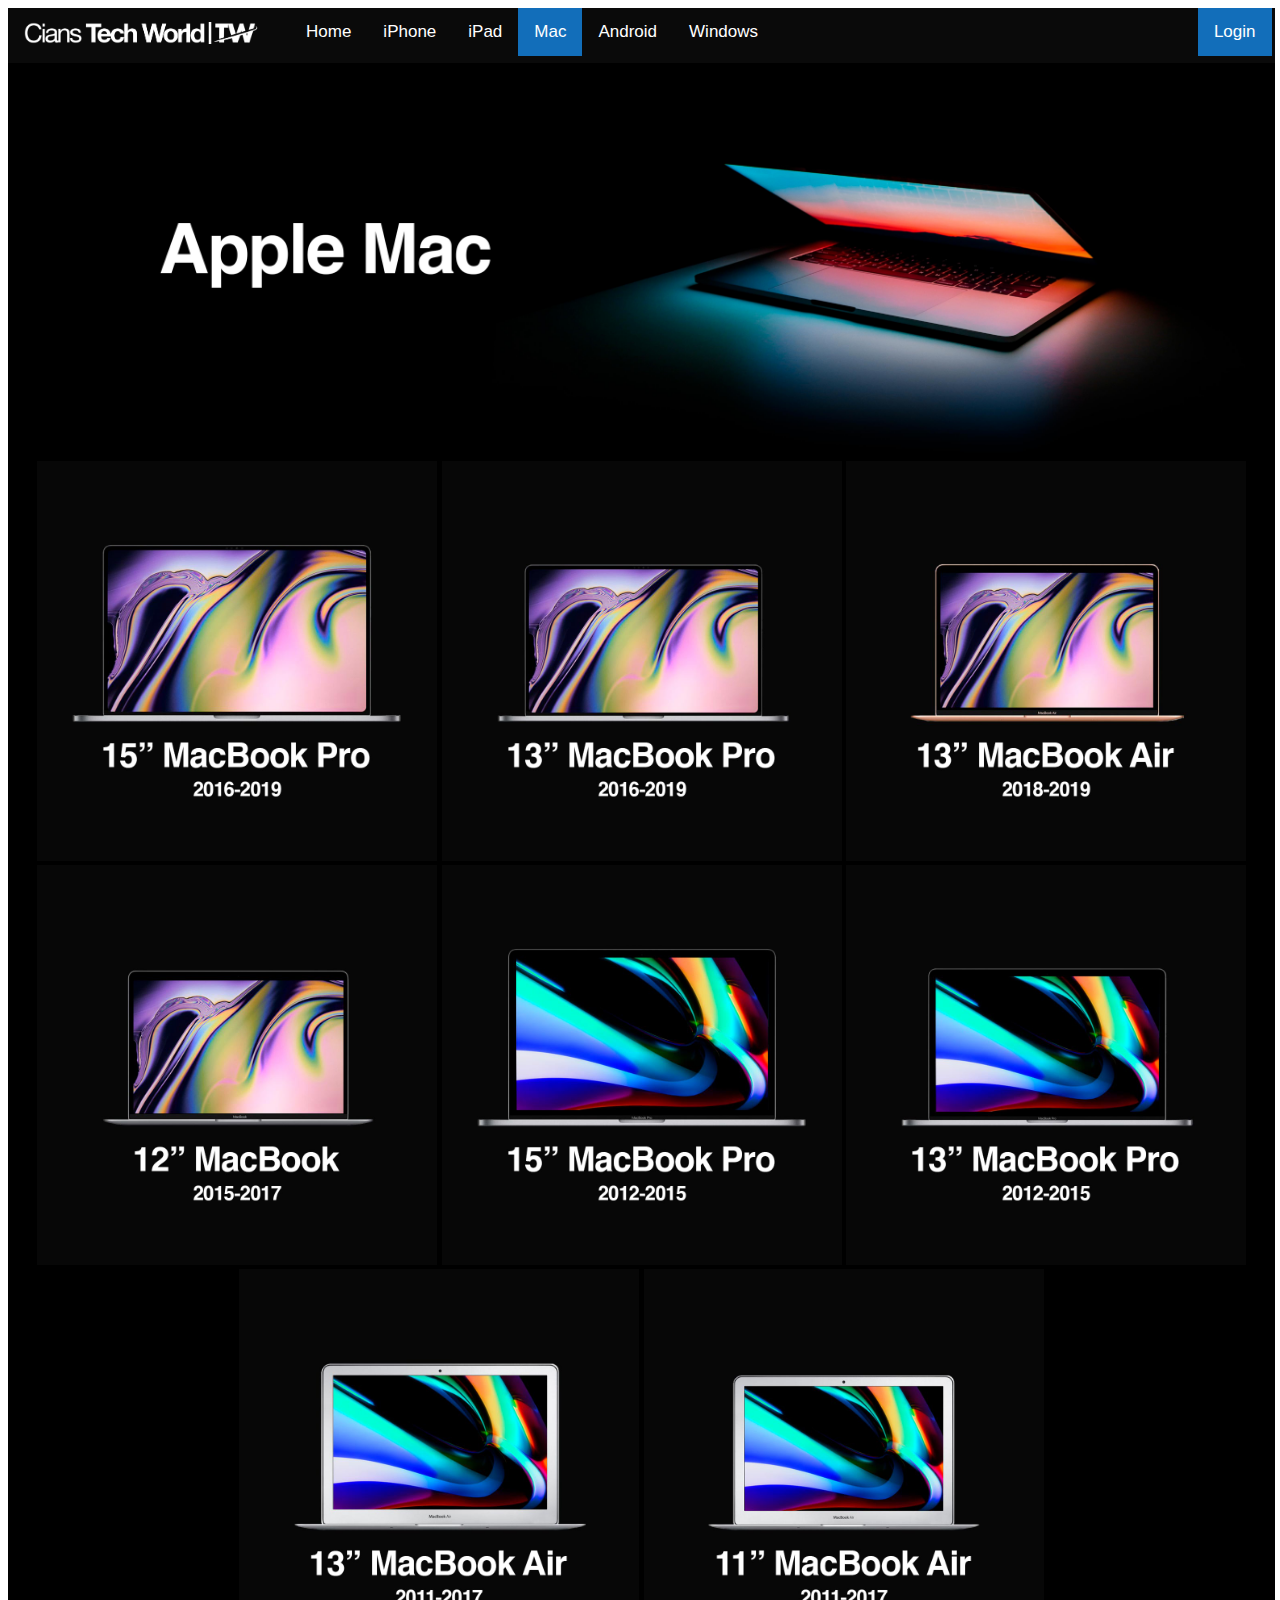
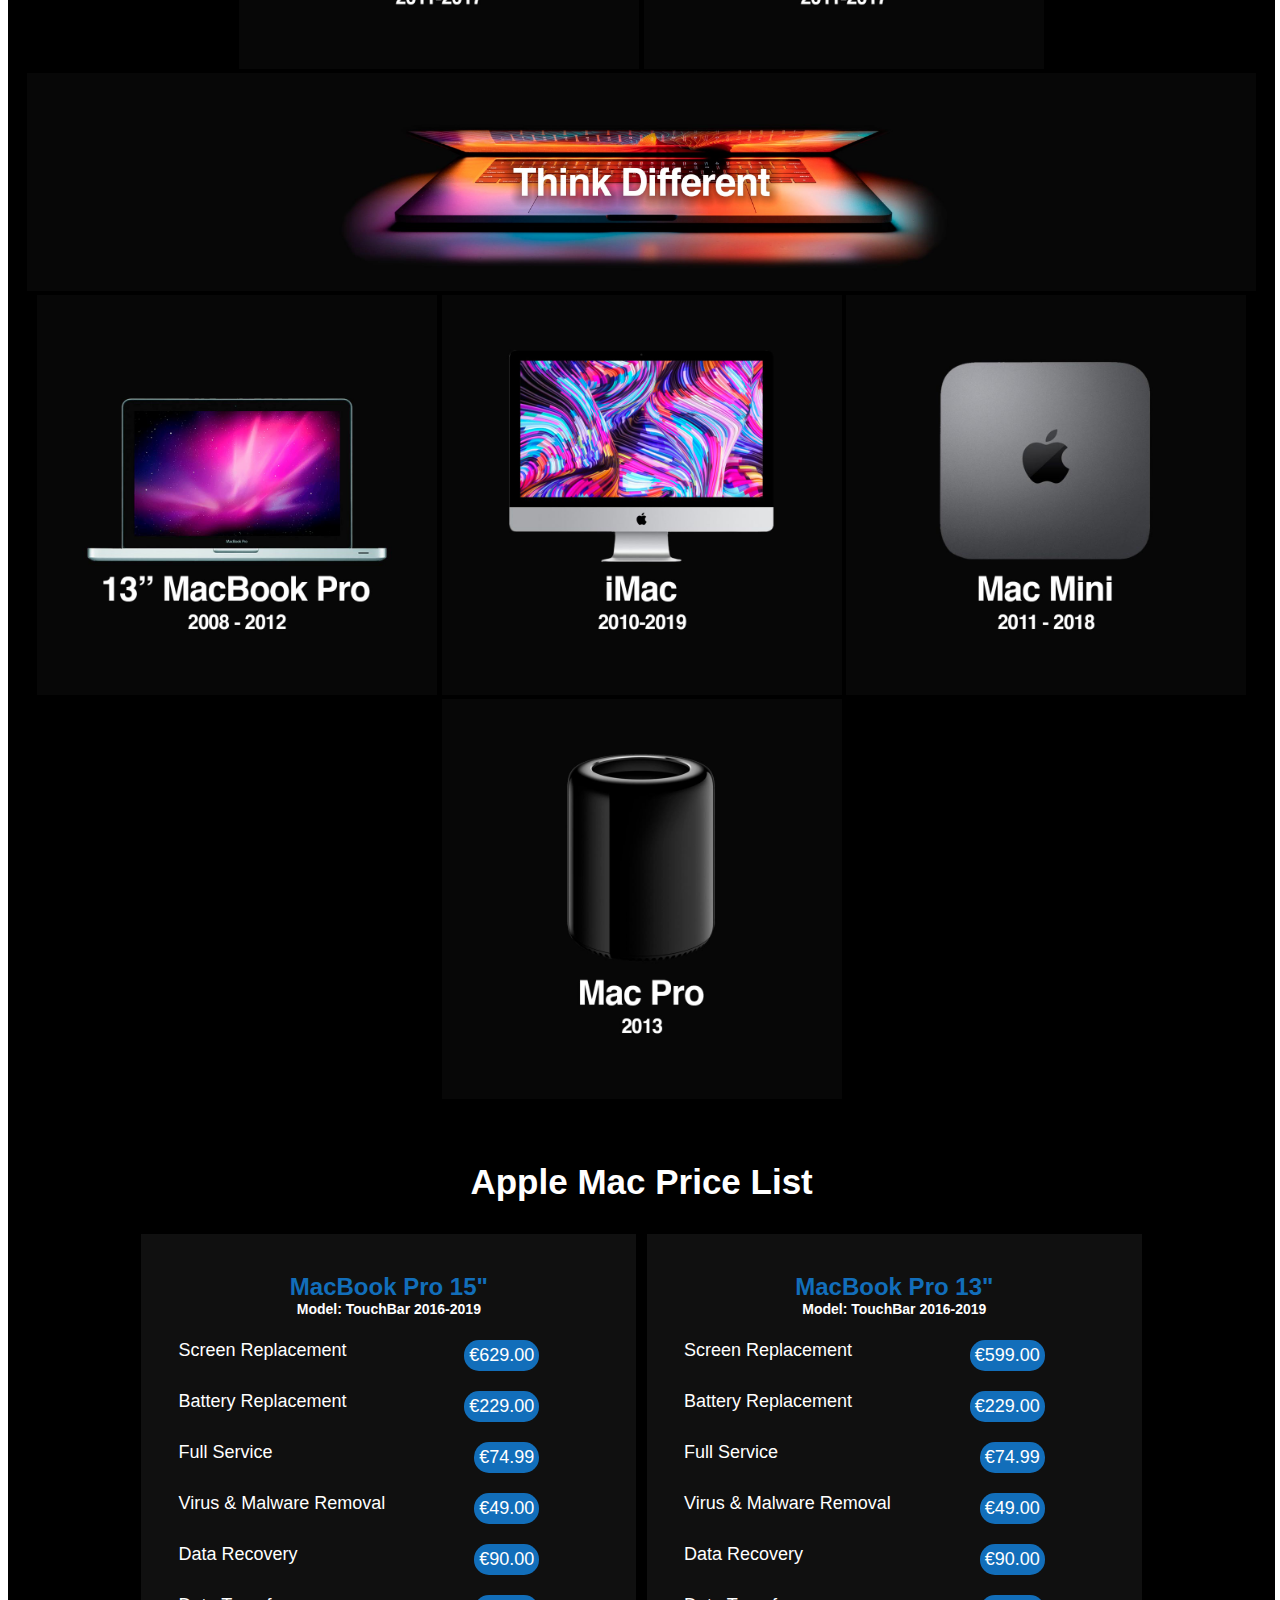
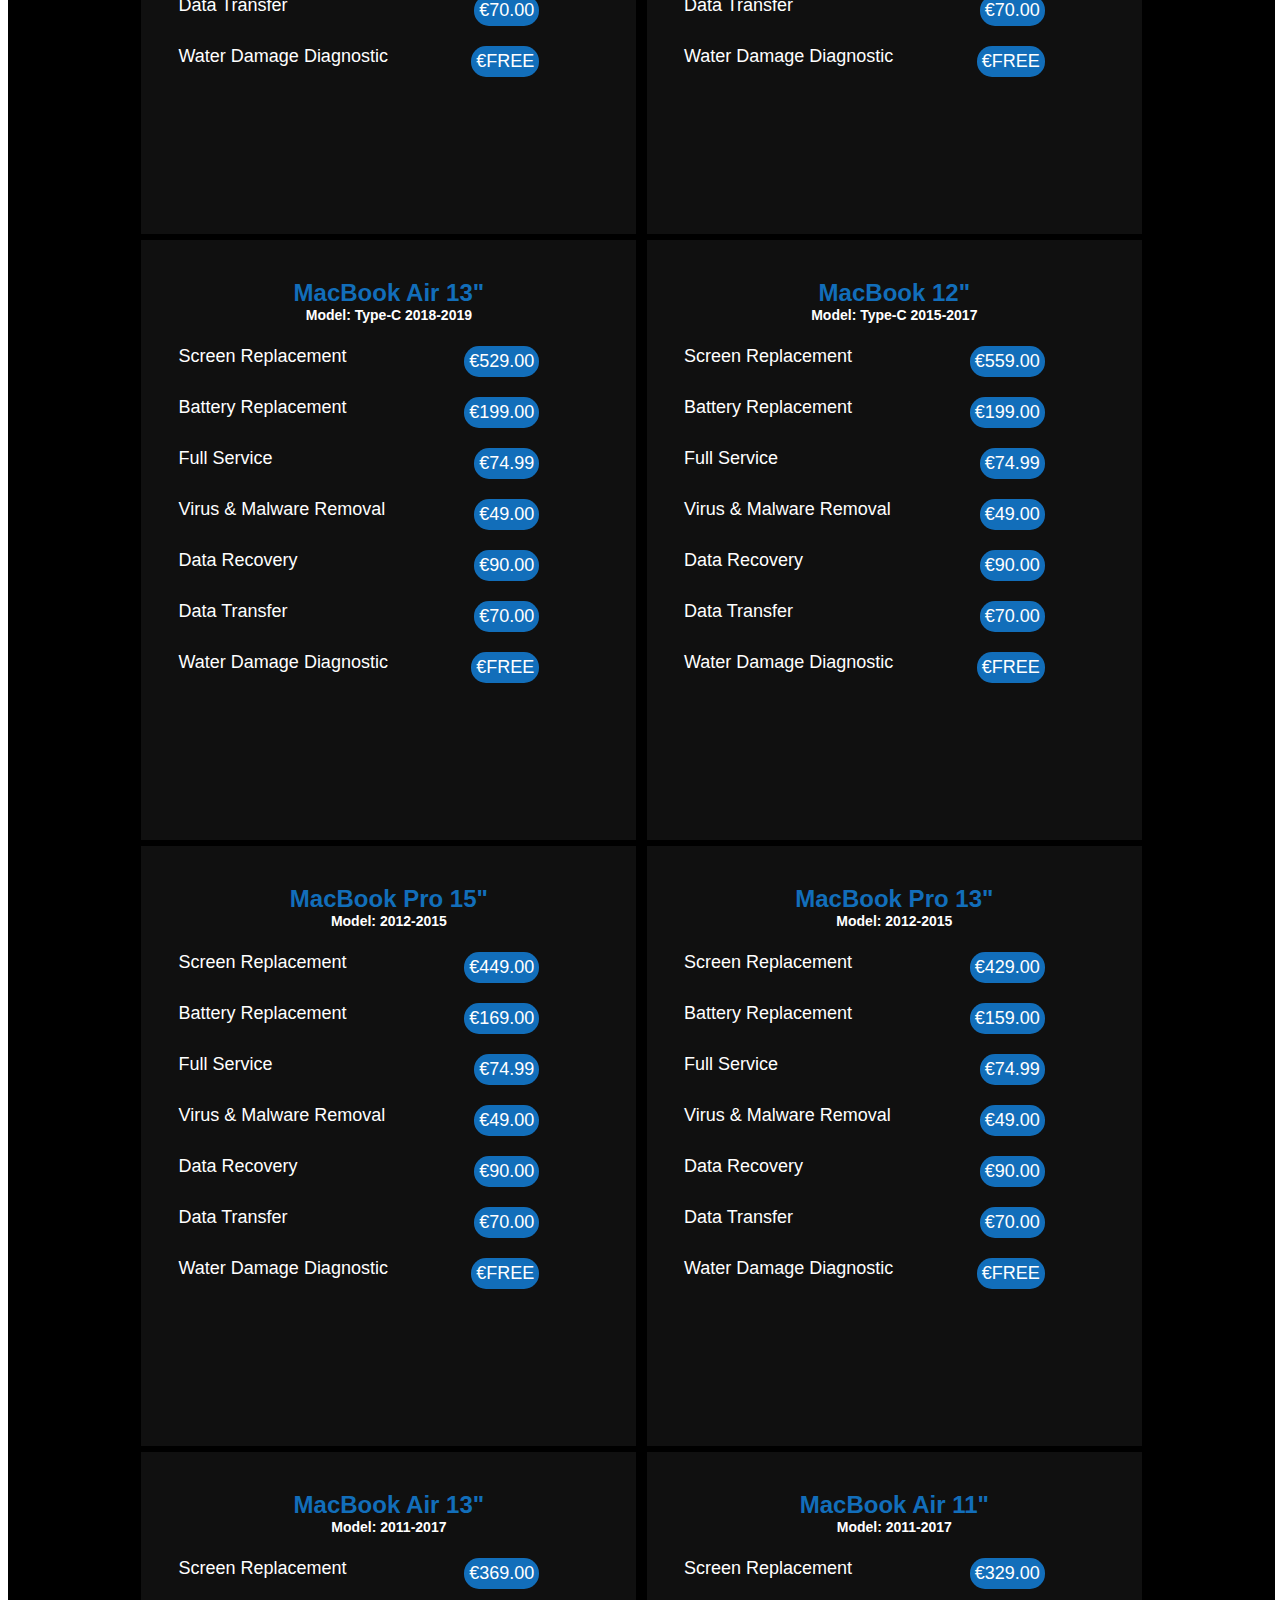
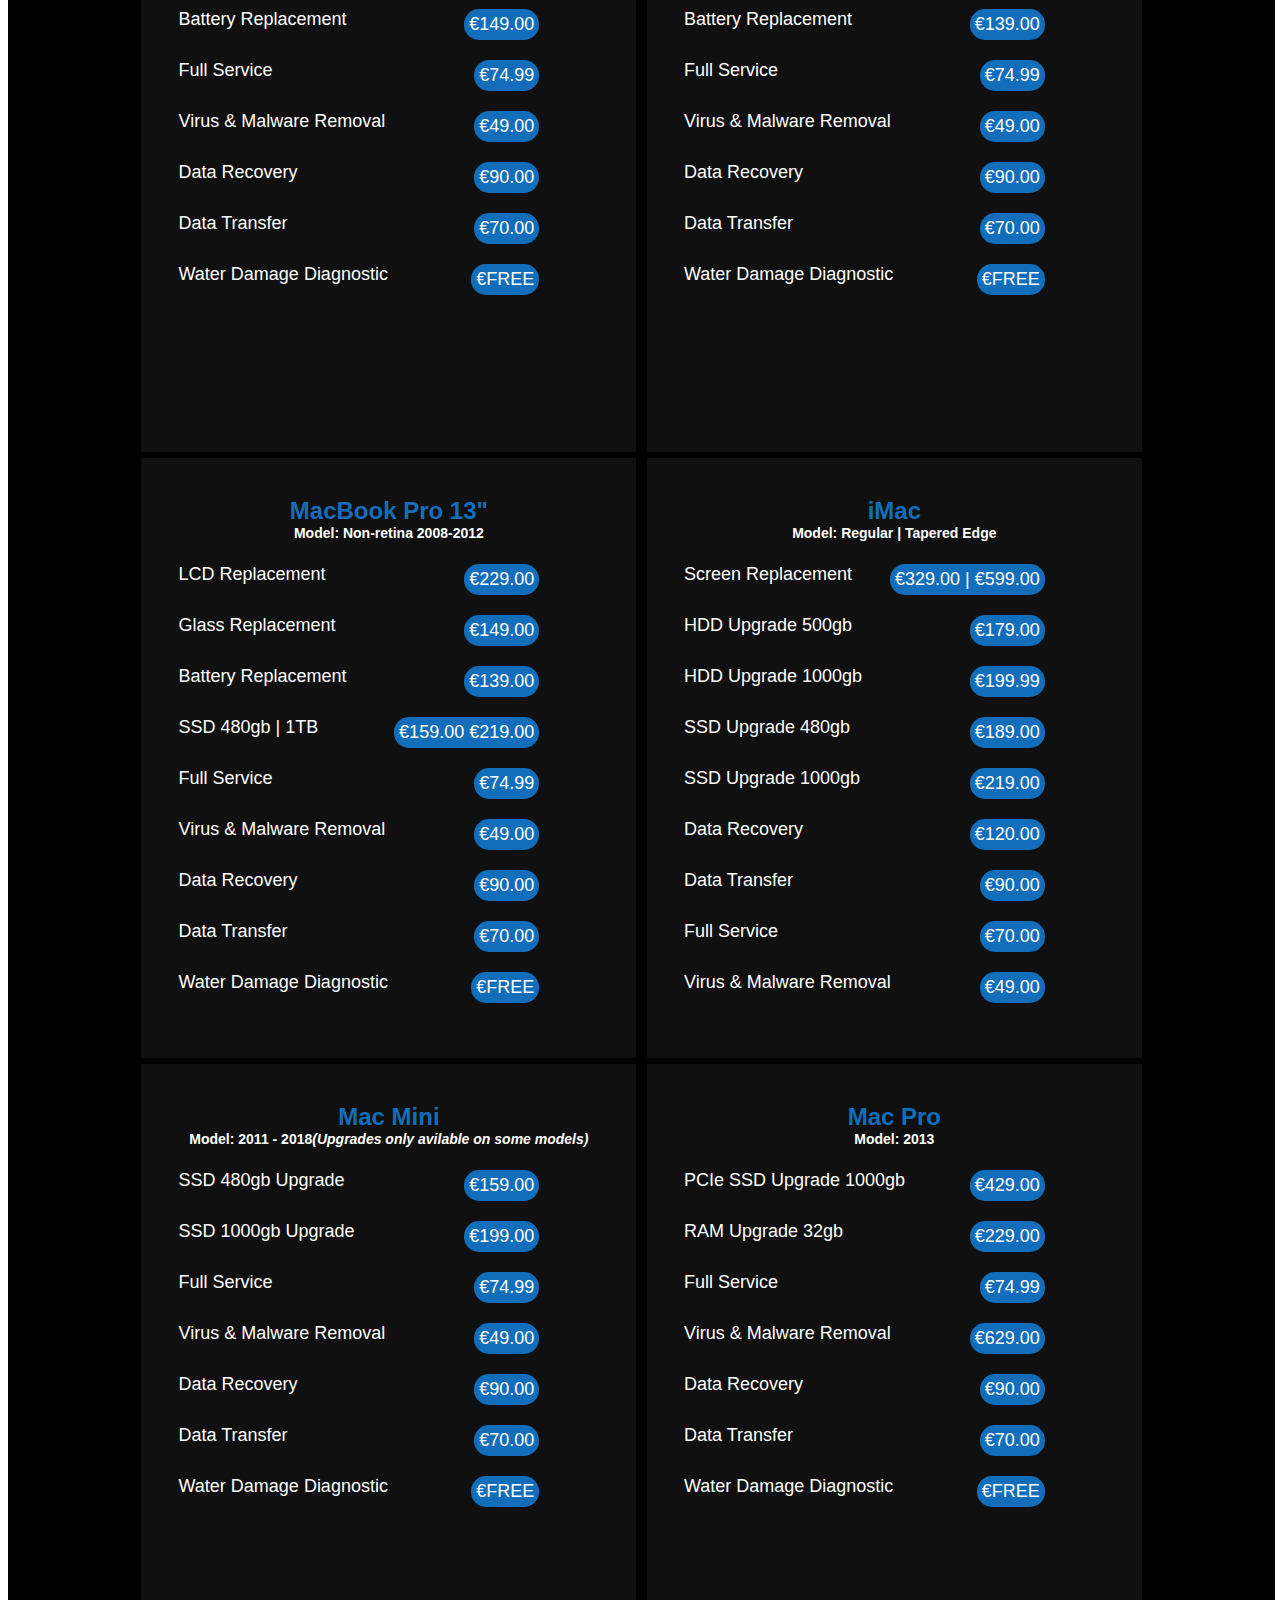
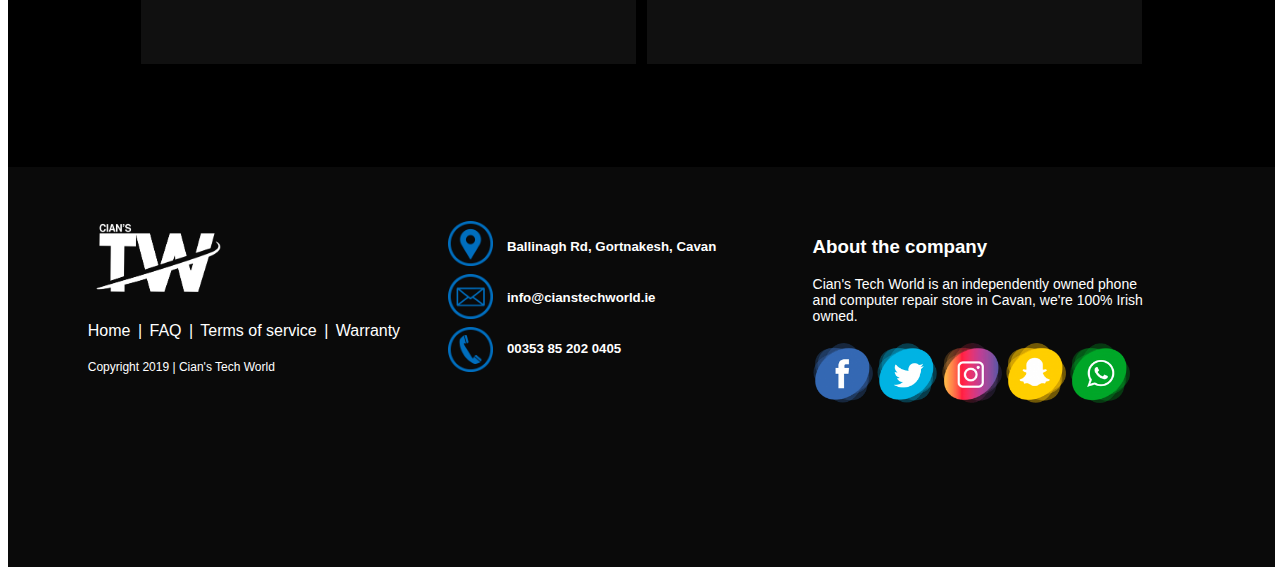
<file: mac.html>
<!doctype html>
<html lang="en">
<head>
<meta charset="UTF-8">
<meta name="viewport" content="width=device-width, initial-scale=1.0">
<meta http-equiv="X-UA-Compatible" content="IE=edge">
<title>CTW</title>
<link rel="stylesheet" href="https://cdnjs.cloudflare.com/ajax/libs/font-awesome/4.7.0/css/font-awesome.min.css">
<link href="css/style.css" rel="stylesheet" type="text/css">
</head>

<div id="bodyMac">
<nav>
	<div class="topnavMac" id="myTopnav">
		<a href="index.html"><img src="images/CTWnewLogoW.png" width="250"  alt="Cian's Tech World Logo"></a>
		<a href="index.html">Home</a> 
		<a href="iphone.html">iPhone</a> 
		<a href="ipad.html">iPad</a> 
		<a href="mac.html" class="active">Mac</a> 
		<a href="android.html">Android</a>
		<a href="windows.html">Windows</a>
		<a href="login.html">Login</a>
		<a href="javascript:void(0);" class="icon" onClick="myFunction()"> <em class="fa fa-bars"></em> </a></div>
</nav>
	<div id="banner">
		<img src="images/macBackground.jpg" alt="Photo of a MacBook">
	</div>
	
<div id="macContainer">
	<a href="#Mac1"><img src="images/Mac1.jpg" width="400" alt="image of a MacBook Pro 15 inch"></a>
	<a href="#Mac2"><img src="images/Mac2.jpg" width="400" alt="image of a MacBook Pro 13 inch"></a>
	<a href="#Mac3"><img src="images/Mac3.jpg" width="400" alt="image of a MacBook Air 13 inch"></a>
	<a href="#Mac4"><img src="images/Mac4.jpg" width="400" alt="image of a MacBook 12 inch"></a>
	<a href="#Mac5"><img src="images/Mac5.jpg" width="400" alt="image of a MacBook Pro 15 inch"></a>
	<a href="#Mac6"><img src="images/Mac6.jpg" width="400" alt="image of a MacBook Pro 13 inch"></a>
	<a href="#Mac7"><img src="images/Mac7.jpg" width="400" alt="image of a MacBook Air 13 inch"></a>
	<a href="#Mac8"><img src="images/Mac8.jpg" width="400" alt="image of a MacBook Air 11 inch"></a>
</div>
	
	<div id="macBanner"><img src="images/macBanner.png" alt="Image of colorful bubbles with the apple slogan, think different"></div>

<div id="macContainer2">
	<a href="#Mac9"><img src="images/Mac9.jpg" width="400" alt="image of a MacBook Pro 13 inch old model"></a>
	<a href="#Mac10"><img src="images/Mac10.jpg" width="400" alt="image of a iMac"></a>
	<a href="#Mac11"><img src="images/Mac11.jpg" width="400" alt="image of a Mac Mini"></a>
	<a href="#Mac12"><img src="images/Mac12.jpg" width="400" alt="image of a Mac Pro"></a>
	</div>
	
	<div id="MacBContainer">
		<div id="boxMacB">
			<h2>Apple Mac Price List </h2>
			<div id="Mac1">
				<h3>MacBook Pro 15"</h3>
				<h5>Model: TouchBar 2016-2019</h5>
				<div id="innerMac1">
					<p>Screen Replacement <span>&euro;629.00</span></p>
					<p>Battery Replacement <span>&euro;229.00</span></p>
					<p>Full Service <span>&euro;74.99</span></p>
					<p>Virus &amp; Malware Removal <span>&euro;49.00</span></p>
					<p>Data Recovery <span>&euro;90.00</span></p>
					<p>Data Transfer <span>&euro;70.00</span></p>
					<p>Water Damage Diagnostic <span>&euro;FREE</span></p>
				</div>
			</div>
			<div id="Mac2">
				<h3>MacBook Pro 13"</h3>
				<h5>Model: TouchBar 2016-2019</h5>
				<div id="innerMac2">
					<p>Screen Replacement <span>&euro;599.00</span></p>
					<p>Battery Replacement <span>&euro;229.00</span></p>
					<p>Full Service <span>&euro;74.99</span></p>
					<p>Virus &amp; Malware Removal <span>&euro;49.00</span></p>
					<p>Data Recovery <span>&euro;90.00</span></p>
					<p>Data Transfer <span>&euro;70.00</span></p>
					<p>Water Damage Diagnostic <span>&euro;FREE</span></p>
			</div>
			</div>
			<div id="Mac3">
				<h3>MacBook Air 13"</h3>
				<h5>Model: Type-C 2018-2019</h5>
				<div id="innerMac3">
					<p>Screen Replacement <span>&euro;529.00</span></p>
					<p>Battery Replacement <span>&euro;199.00</span></p>
					<p>Full Service <span>&euro;74.99</span></p>
					<p>Virus &amp; Malware Removal <span>&euro;49.00</span></p>
					<p>Data Recovery <span>&euro;90.00</span></p>
					<p>Data Transfer <span>&euro;70.00</span></p>
					<p>Water Damage Diagnostic <span>&euro;FREE</span></p>
			</div>
			</div>
			<div id="Mac4">
				<h3>MacBook 12"</h3>
				<h5>Model: Type-C 2015-2017</h5>
				<div id="innerMac4">
					<p>Screen Replacement <span>&euro;559.00</span></p>
					<p>Battery Replacement <span>&euro;199.00</span></p>
					<p>Full Service <span>&euro;74.99</span></p>
					<p>Virus &amp; Malware Removal <span>&euro;49.00</span></p>
					<p>Data Recovery <span>&euro;90.00</span></p>
					<p>Data Transfer <span>&euro;70.00</span></p>
					<p>Water Damage Diagnostic <span>&euro;FREE</span></p>
			</div>
				</div>
			<div id="Mac5">
				<h3>MacBook Pro 15"</h3>
				<h5>Model: 2012-2015</h5>
				<div id="innerMac5">
					<p>Screen Replacement <span>&euro;449.00</span></p>
					<p>Battery Replacement <span>&euro;169.00</span></p>
					<p>Full Service <span>&euro;74.99</span></p>
					<p>Virus &amp; Malware Removal <span>&euro;49.00</span></p>
					<p>Data Recovery <span>&euro;90.00</span></p>
					<p>Data Transfer <span>&euro;70.00</span></p>
					<p>Water Damage Diagnostic <span>&euro;FREE</span></p>
			</div>
				</div>
			<div id="Mac6">
				<h3>MacBook Pro 13"</h3>
				<h5>Model: 2012-2015</h5>
				<div id="innerMac6">
					<p>Screen Replacement <span>&euro;429.00</span></p>
					<p>Battery Replacement <span>&euro;159.00</span></p>
					<p>Full Service <span>&euro;74.99</span></p>
					<p>Virus &amp; Malware Removal <span>&euro;49.00</span></p>
					<p>Data Recovery <span>&euro;90.00</span></p>
					<p>Data Transfer <span>&euro;70.00</span></p>
					<p>Water Damage Diagnostic <span>&euro;FREE</span></p>
			</div>
				</div>
			<div id="Mac7">
				<h3>MacBook Air 13"</h3>
				<h5>Model: 2011-2017</h5>
				<div id="innerMac7">
					<p>Screen Replacement <span>&euro;369.00</span></p>
					<p>Battery Replacement <span>&euro;149.00</span></p>
					<p>Full Service <span>&euro;74.99</span></p>
					<p>Virus &amp; Malware Removal <span>&euro;49.00</span></p>
					<p>Data Recovery <span>&euro;90.00</span></p>
					<p>Data Transfer <span>&euro;70.00</span></p>
					<p>Water Damage Diagnostic <span>&euro;FREE</span></p>
			</div>
				</div>
			<div id="Mac8">
				<h3>MacBook Air 11"</h3>
				<h5>Model: 2011-2017</h5>
				<div id="innerMac8">
					<p>Screen Replacement <span>&euro;329.00</span></p>
					<p>Battery Replacement <span>&euro;139.00</span></p>
					<p>Full Service <span>&euro;74.99</span></p>
					<p>Virus &amp; Malware Removal <span>&euro;49.00</span></p>
					<p>Data Recovery <span>&euro;90.00</span></p>
					<p>Data Transfer <span>&euro;70.00</span></p>
					<p>Water Damage Diagnostic <span>&euro;FREE</span></p>
			</div>
				</div>
			<div id="Mac9">
				<h3>MacBook Pro 13"</h3>
				<h5>Model: Non-retina 2008-2012</h5>
				<div id="innerMac9">
					<p>LCD Replacement <span>&euro;229.00</span></p>
					<p>Glass Replacement <span>&euro;149.00</span></p>
					<p>Battery Replacement <span>&euro;139.00</span></p>
					<p>SSD 480gb | 1TB <span>&euro;159.00 &euro;219.00</span></p>
					<p>Full Service <span>&euro;74.99</span></p>
					<p>Virus &amp; Malware Removal <span>&euro;49.00</span></p>
					<p>Data Recovery <span>&euro;90.00</span></p>
					<p>Data Transfer <span>&euro;70.00</span></p>
					<p>Water Damage Diagnostic <span>&euro;FREE</span></p>
			</div>
				</div>
			<div id="Mac10">
				<h3>iMac</h3>
				<h5>Model: Regular | Tapered Edge</h5>
				<div id="innerMac10">
					<p>Screen Replacement <span>&euro;329.00 | &euro;599.00</span></p>
					<p>HDD Upgrade 500gb<span>&euro;179.00</span></p>
					<p>HDD Upgrade 1000gb<span>&euro;199.99</span></p>
					<p>SSD Upgrade 480gb<span>&euro;189.00</span></p>
					<p>SSD Upgrade 1000gb<span>&euro;219.00</span></p>
					<p>Data Recovery <span>&euro;120.00</span></p>
					<p>Data Transfer <span>&euro;90.00</span></p>
					<p>Full Service<span>&euro;70.00</span></p>
					<p>Virus &amp; Malware Removal <span>&euro;49.00</span></p>
			</div>
				</div>
			<div id="Mac11">
				<h3>Mac Mini</h3>
				<h5>Model: 2011 - 2018<i>(Upgrades only avilable on some models)</i></h5>
				<div id="innerMac11">
					<p>SSD 480gb Upgrade<span>&euro;159.00</span></p>
					<p>SSD 1000gb Upgrade<span>&euro;199.00</span></p>
					<p>Full Service <span>&euro;74.99</span></p>
					<p>Virus &amp; Malware Removal <span>&euro;49.00</span></p>
					<p>Data Recovery <span>&euro;90.00</span></p>
					<p>Data Transfer <span>&euro;70.00</span></p>
					<p>Water Damage Diagnostic <span>&euro;FREE</span></p>
			</div>
				</div>
			<div id="Mac12">
				<h3>Mac Pro</h3>
				<h5>Model: 2013</h5>
				<div id="innerMac12">
					<p>PCIe SSD Upgrade 1000gb<span>&euro;429.00</span></p>
					<p>RAM Upgrade 32gb<span>&euro;229.00</span></p>
					<p>Full Service <span>&euro;74.99</span></p>
					<p>Virus &amp; Malware Removal <span>&euro;629.00</span></p>
					<p>Data Recovery <span>&euro;90.00</span></p>
					<p>Data Transfer <span>&euro;70.00</span></p>
					<p>Water Damage Diagnostic <span>&euro;FREE</span></p>
			</div>
		</div>
		</div>
	</div>
	
	
	
<script>
function myFunction() {
  var x = document.getElementById("myTopnav");
  if (x.className === "topnav") {
    x.className += " responsive";
  } else {
    x.className = "topnav";
  }
}
</script>
	
<footer>
	<div id="footerelements">
		<div id="footer1">
			<a href="index.html"><img src="images/CTWWhite.png" width="150" height="80" alt="Cian's Tech World Logo"></a>
			<div id="footer1inner">
				<a href="index.html">Home</a><span> |</span>
				<a href="faq.html">FAQ</a><span> |</span>
				<a href="tos.html">Terms of service</a><span> |</span>
				<a href="warranty.html">Warranty</a>
			</div>
			<h5>Copyright 2019 | Cian's Tech World</h5>
		</div>
		<div id="footer2">
			<div id="imagecontainer">
				<img src="images/locationlogo.png" width="45" alt="location icon">
				<a href="mailto:info@cianstechworld.ie"><img src="images/emaillogo.png" width="45" alt="email icon"></a>
				<a href="tel:00353-85-202-0405"><img src="images/phonelogo.png" width="45" alt="phone icon"></a>
				</div>
			<div id="textcontainer">
				<h5>Ballinagh Rd, Gortnakesh, Cavan</h5>
				<h5>info@cianstechworld.ie</h5>
				<h5>00353 85 202 0405</h5>
				</div>
		</div>
		
			<div id="footer3">
				<h3>About the company</h3>
				<h4>Cian's Tech World is an independently owned phone and computer repair store in Cavan, we're 100% Irish owned. </h4>
					<a href="https://www.facebook.com/cianstechworld/"><img src="images/footerimages/facebook.png" width="60" alt="facebook logo"></a>
					<a href="https://www.twitter.com/cianstechworld/"><img src="images/footerimages/twitter.png" width="60" alt="twitter logo"></a>
					<a href="https://www.instagram.com/cianstechworld/"><img src="images/footerimages/instagram.png" width="60" alt="instagram logo"></a>
					<a href="https://www.snapchat.com/add/Cianstechworld"><img src="images/footerimages/snapchat.png" width="60" alt="snapchat logo"></a>
					<a href="tel:00353-85-202-0405"><img src="images/footerimages/whatsapp.png" width="60" alt="whatsapp logo"></a>
			</div>
	</div>
</footer>
</div>
</html>
</file>
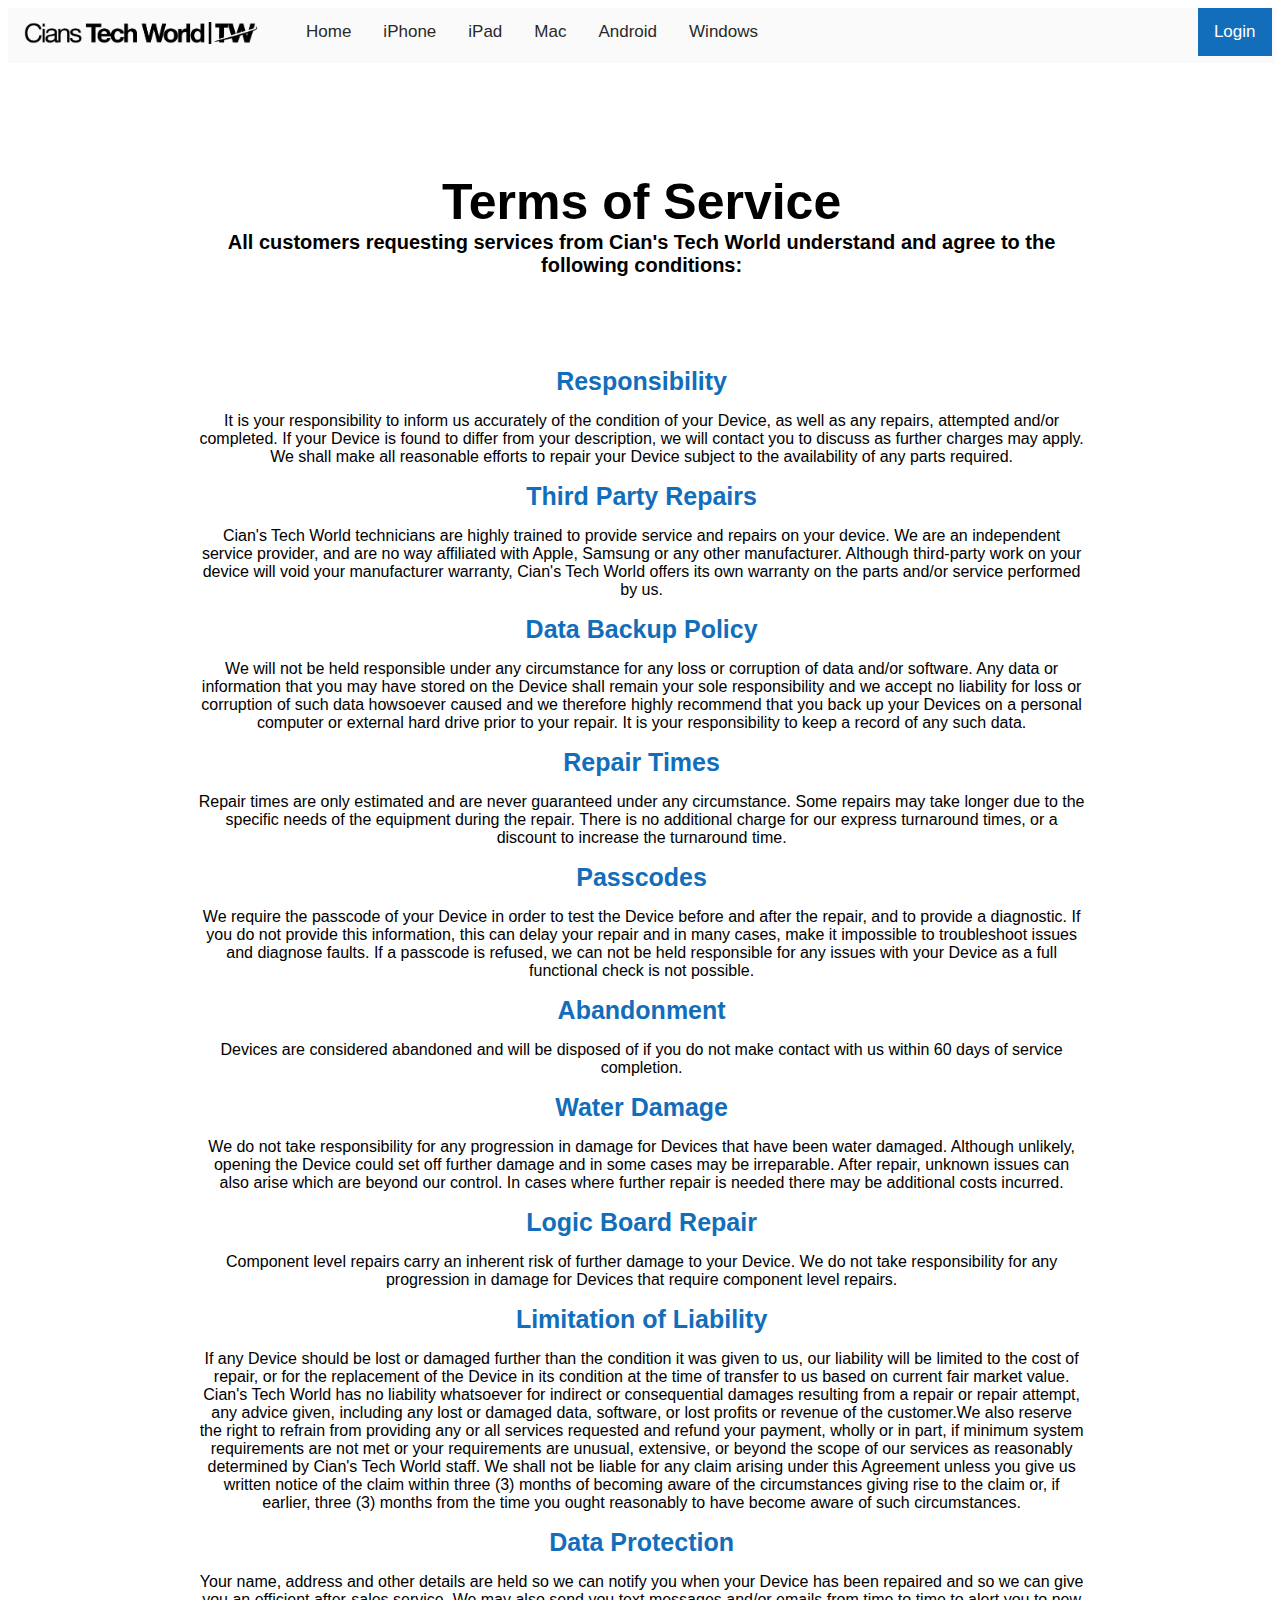
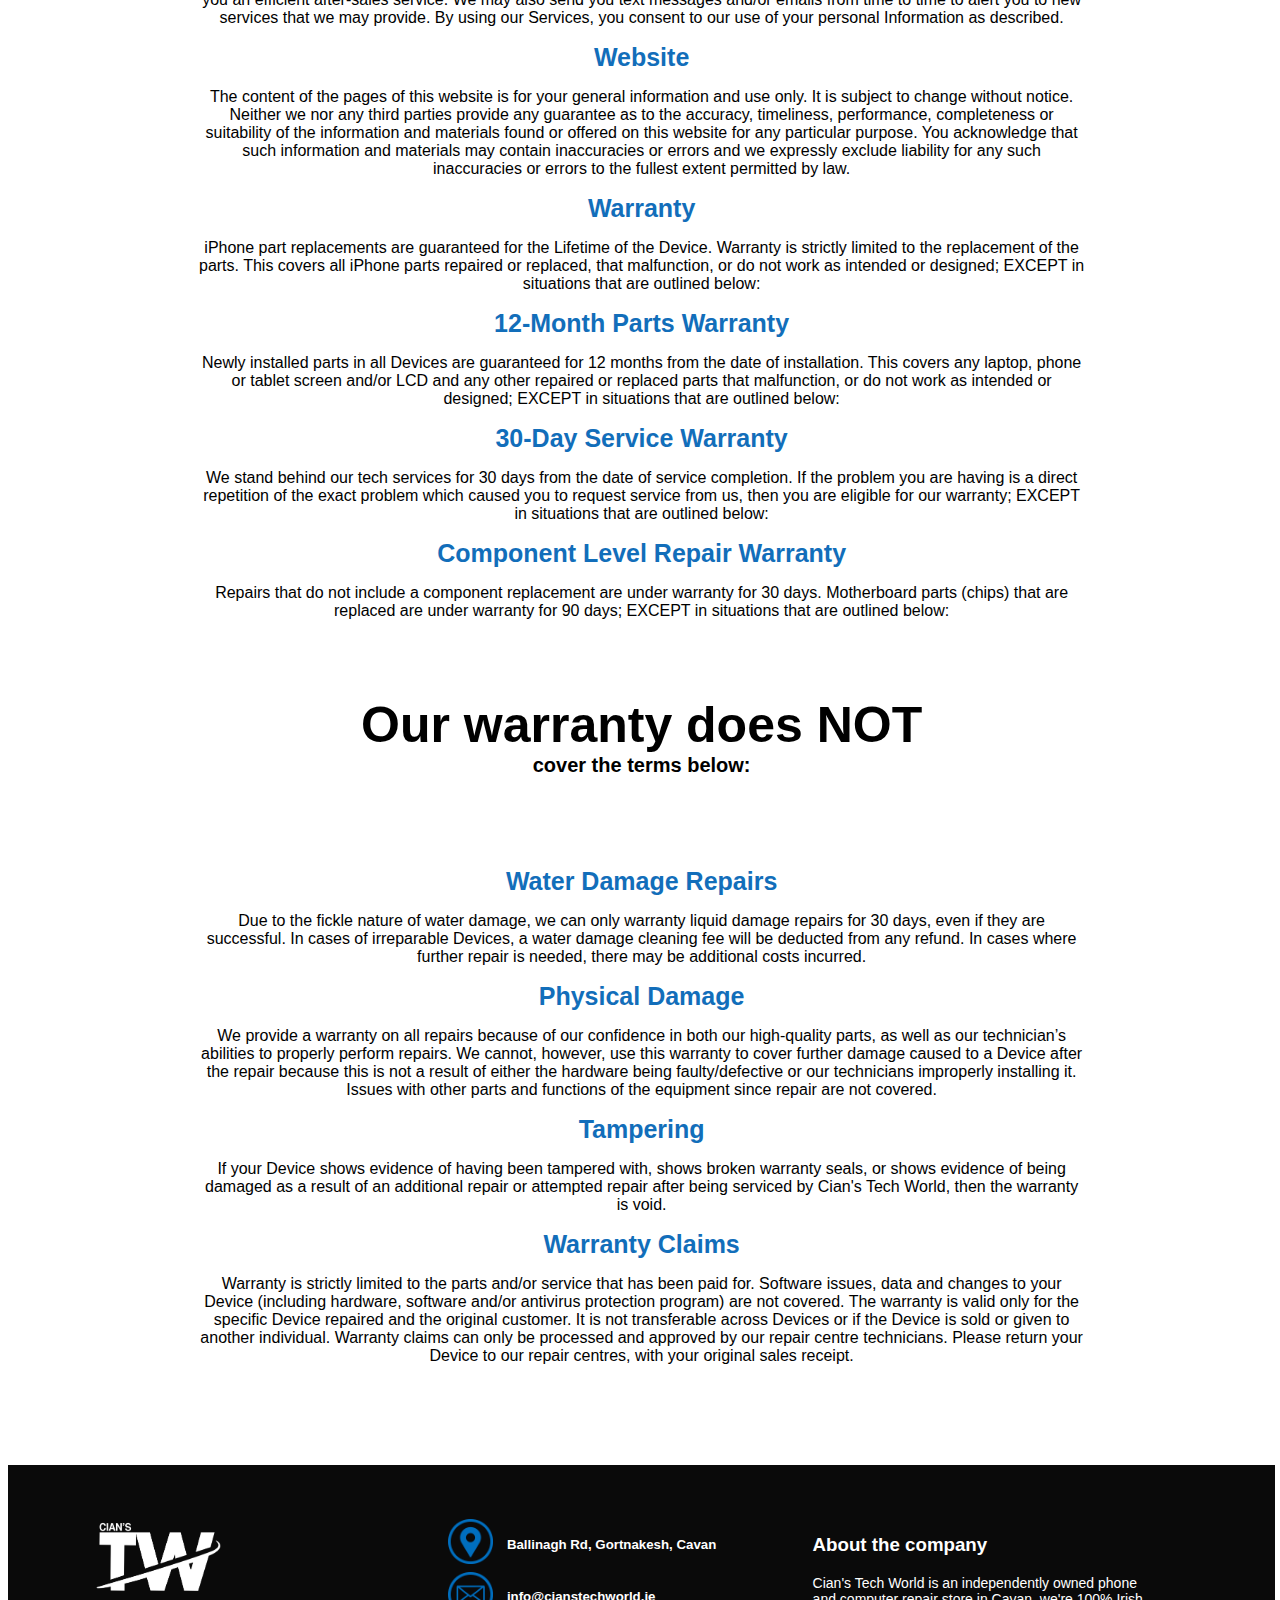
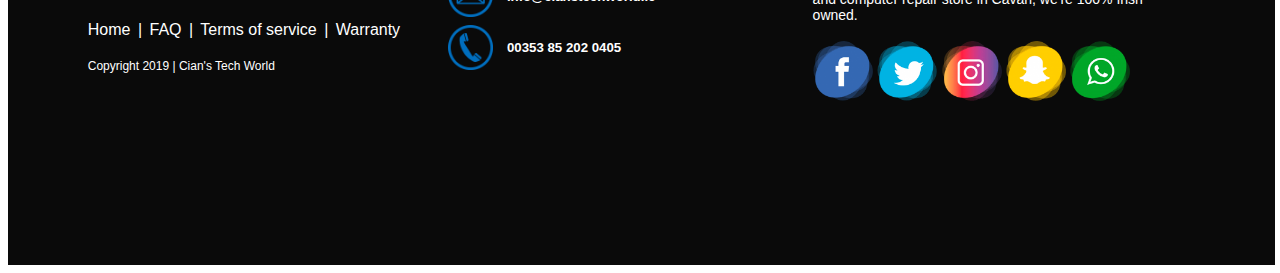
<file: tos.html>
<!doctype html>
<html lang="en">
<head>
<meta charset="UTF-8">
<meta name="viewport" content="width=device-width, initial-scale=1.0">
<meta http-equiv="X-UA-Compatible" content="IE=edge">
<title>CTW</title>
<link rel="stylesheet" href="https://cdnjs.cloudflare.com/ajax/libs/font-awesome/4.7.0/css/font-awesome.min.css">
<link href="css/style.css" rel="stylesheet" type="text/css">
</head>

<body>
<nav>
	<div class="topnav" id="myTopnav">
		<a href="index.html"><img src="images/CTWnewLogo.png" width="250"  alt="Cian's Tech World Logo"></a>
		<a href="index.html">Home</a> 
		<a href="iphone.html">iPhone</a> 
		<a href="ipad.html">iPad</a> 
		<a href="mac.html">Mac</a> 
		<a href="android.html">Android</a>
		<a href="windows.html">Windows</a>
		<a href="login.html">Login</a>
		<a href="javascript:void(0);" class="icon" onClick="myFunction()"> <em class="fa fa-bars"></em> </a></div>
</nav>
	
	<div id="tosContent">
		<h2>Terms of Service</h2>
		<h3>All customers requesting services from Cian's Tech World understand and agree to the following conditions:</h3>
		
		<h4>Responsibility</h4>
		<p>It is your responsibility to inform us accurately of the condition of your Device, as well as any repairs, attempted and/or completed. If your Device is found to differ from your description, we will contact you to discuss as further charges may apply. We shall make all reasonable efforts to repair your Device subject to the availability of any parts required.</p>
		
		<h4>Third Party Repairs</h4>
		<p>Cian's Tech World technicians are highly trained to provide service and repairs on your device. We are an independent service provider, and are no way affiliated with Apple, Samsung or any other manufacturer. Although third-party work on your device will void your manufacturer warranty, Cian's Tech World offers its own warranty on the parts and/or service performed by us.</p>
		
		<h4>Data Backup Policy</h4>
		<p>We will not be held responsible under any circumstance for any loss or corruption of data and/or software. Any data or information that you may have stored on the Device shall remain your sole responsibility and we accept no liability for loss or corruption of such data howsoever caused and we therefore highly recommend that you back up your Devices on a personal computer or external hard drive prior to your repair. It is your responsibility to keep a record of any such data.</p>

		<h4>Repair Times</h4>
		<p>Repair times are only estimated and are never guaranteed under any circumstance. Some repairs may take longer due to the specific needs of the equipment during the repair. There is no additional charge for our express turnaround times, or a discount to increase the turnaround time.</p>

		<h4>Passcodes</h4>
		<p>We require the passcode of your Device in order to test the Device before and after the repair, and to provide a diagnostic. If you do not provide this information, this can delay your repair and in many cases, make it impossible to troubleshoot issues and diagnose faults. If a passcode is refused, we can not be held responsible for any issues with your Device as a full functional check is not possible.</p>
		
		<h4>Abandonment</h4>
		<p>Devices are considered abandoned and will be disposed of if you do not make contact with us within 60 days of service completion.</p>
		
		<h4>Water Damage</h4>
		<p>We do not take responsibility for any progression in damage for Devices that have been water damaged. Although unlikely, opening the Device could set off further damage and in some cases may be irreparable. After repair, unknown issues can also arise which are beyond our control. In cases where further repair is needed there may be additional costs incurred.</p>
		
		<h4>Logic Board Repair</h4>
		<p>Component level repairs carry an inherent risk of further damage to your Device. We do not take responsibility for any progression in damage for Devices that require component level repairs.
			
		<h4>Limitation of Liability</h4>
		<p>If any Device should be lost or damaged further than the condition it was given to us, our liability will be limited to the cost of repair, or for the replacement of the Device in its condition at the time of transfer to us based on current fair market value. Cian's Tech World has no liability whatsoever for indirect or consequential damages resulting from a repair or repair attempt, any advice given, including any lost or damaged data, software, or lost profits or revenue of the customer.We also reserve the right to refrain from providing any or all services requested and refund your payment, wholly or in part, if minimum system requirements are not met or your requirements are unusual, extensive, or beyond the scope of our services as reasonably determined by Cian's Tech World staff. We shall not be liable for any claim arising under this Agreement unless you give us written notice of the claim within three (3) months of becoming aware of the circumstances giving rise to the claim or, if earlier, three (3) months from the time you ought reasonably to have become aware of such circumstances.</p>
		
		<h4>Data Protection</h4>
		<p>Your name, address and other details are held so we can notify you when your Device has been repaired and so we can give you an efficient after-sales service. We may also send you text messages and/or emails from time to time to alert you to new services that we may provide. By using our Services, you consent to our use of your personal Information as described.</p>
		
		<h4>Website</h4>
		<p>The content of the pages of this website is for your general information and use only. It is subject to change without notice. Neither we nor any third parties provide any guarantee as to the accuracy, timeliness, performance, completeness or suitability of the information and materials found or offered on this website for any particular purpose. You acknowledge that such information and materials may contain inaccuracies or errors and we expressly exclude liability for any such inaccuracies or errors to the fullest extent permitted by law.</p>
		
		<h4>Warranty</h4>
		<p>iPhone part replacements are guaranteed for the Lifetime of the Device. Warranty is strictly limited to the replacement of the parts. This covers all iPhone parts repaired or replaced, that malfunction, or do not work as intended or designed; EXCEPT in situations that are outlined below:</p>
		
		<h4>12-Month Parts Warranty</h4>
		<p>Newly installed parts in all Devices are guaranteed for 12 months from the date of installation. This covers any laptop, phone or tablet screen and/or LCD and any other repaired or replaced parts that malfunction, or do not work as intended or designed; EXCEPT in situations that are outlined below:</p>
		
		<h4>30-Day Service Warranty</h4>
		<p>We stand behind our tech services for 30 days from the date of service completion. If the problem you are having is a direct repetition of the exact problem which caused you to request service from us, then you are eligible for our warranty; EXCEPT in situations that are outlined below:</p>
		
		<h4>Component Level Repair Warranty</h4>
		<p>Repairs that do not include a component replacement are under warranty for 30 days. Motherboard parts (chips) that are replaced are under warranty for 90 days; EXCEPT in situations that are outlined below:</p>
		
		<h2>Our warranty does NOT</h2>
		<h3>cover the terms below:</h3>
		
		<h4>Water Damage Repairs</h4>
		<p>Due to the fickle nature of water damage, we can only warranty liquid damage repairs for 30 days, even if they are successful. In cases of irreparable Devices, a water damage cleaning fee will be deducted from any refund. In cases where further repair is needed, there may be additional costs incurred.</p>
		
		<h4>Physical Damage</h4>
		<p>We provide a warranty on all repairs because of our confidence in both our high-quality parts, as well as our technician’s abilities to properly perform repairs. We cannot, however, use this warranty to cover further damage caused to a Device after the repair because this is not a result of either the hardware being faulty/defective or our technicians improperly installing it. Issues with other parts and functions of the equipment since repair are not covered.</p>
		
		<h4>Tampering</h4>
		<p>If your Device shows evidence of having been tampered with, shows broken warranty seals, or shows evidence of being damaged as a result of an additional repair or attempted repair after being serviced by Cian's Tech World, then the warranty is void.</p>
		
		<h4>Warranty Claims</h4>
		<p>Warranty is strictly limited to the parts and/or service that has been paid for. Software issues, data and changes to your Device (including hardware, software and/or antivirus protection program) are not covered. The warranty is valid only for the specific Device repaired and the original customer. It is not transferable across Devices or if the Device is sold or given to another individual. Warranty claims can only be processed and approved by our repair centre technicians. Please return your Device to our repair centres, with your original sales receipt.</p>
		
		
			
</div>
	
<script>
function myFunction() {
  var x = document.getElementById("myTopnav");
  if (x.className === "topnav") {
    x.className += " responsive";
  } else {
    x.className = "topnav";
  }
}
</script>
<footer>
	<div id="footerelements">
		<div id="footer1">
			<a href="index.html"><img src="images/CTWWhite.png" width="150" height="80" alt="Cian's Tech World Logo"></a>
			<div id="footer1inner">
				<a href="index.html">Home</a><span> |</span>
				<a href="faq.html">FAQ</a><span> |</span>
				<a href="tos.html">Terms of service</a><span> |</span>
				<a href="warranty.html">Warranty</a>
			</div>
			<h5>Copyright 2019 | Cian's Tech World</h5>
		</div>
		<div id="footer2">
			<div id="imagecontainer">
				<img src="images/locationlogo.png" width="45" alt="location icon">
				<a href="mailto:info@cianstechworld.ie"><img src="images/emaillogo.png" width="45" alt="email icon"></a>
				<a href="tel:00353-85-202-0405"><img src="images/phonelogo.png" width="45" alt="phone icon"></a>
				</div>
			<div id="textcontainer">
				<h5>Ballinagh Rd, Gortnakesh, Cavan</h5>
				<h5>info@cianstechworld.ie</h5>
				<h5>00353 85 202 0405</h5>
				</div>
		</div>
		
			<div id="footer3">
				<h3>About the company</h3>
				<h4>Cian's Tech World is an independently owned phone and computer repair store in Cavan, we're 100% Irish owned. </h4>
					<a href="https://www.facebook.com/cianstechworld/"><img src="images/footerimages/facebook.png" width="60" alt="facebook logo"></a>
					<a href="https://www.twitter.com/cianstechworld/"><img src="images/footerimages/twitter.png" width="60" alt="twitter logo"></a>
					<a href="https://www.instagram.com/cianstechworld/"><img src="images/footerimages/instagram.png" width="60" alt="instagram logo"></a>
					<a href="https://www.snapchat.com/add/Cianstechworld"><img src="images/footerimages/snapchat.png" width="60" alt="snapchat logo"></a>
					<a href="tel:00353-85-202-0405"><img src="images/footerimages/whatsapp.png" width="60" alt="whatsapp logo"></a>
			</div>
	</div>
</footer>
</body>
</html>
</file>
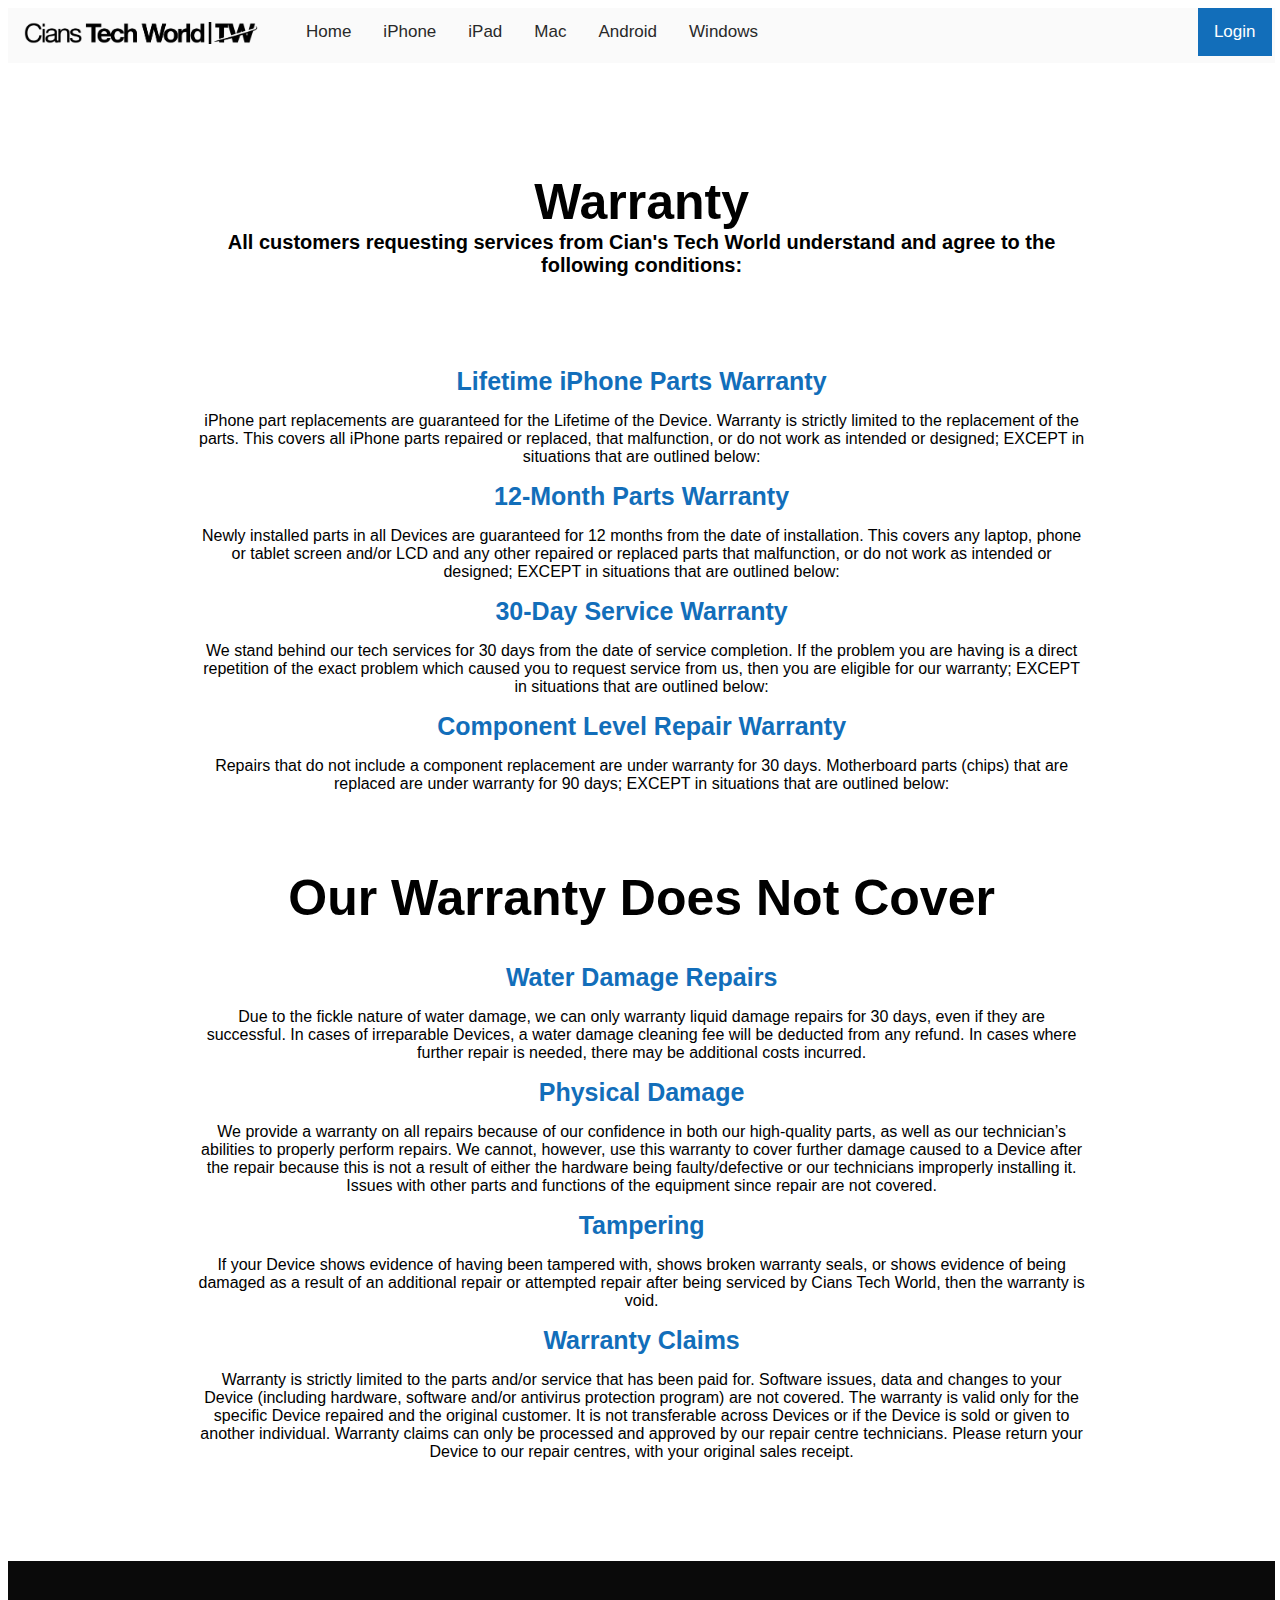
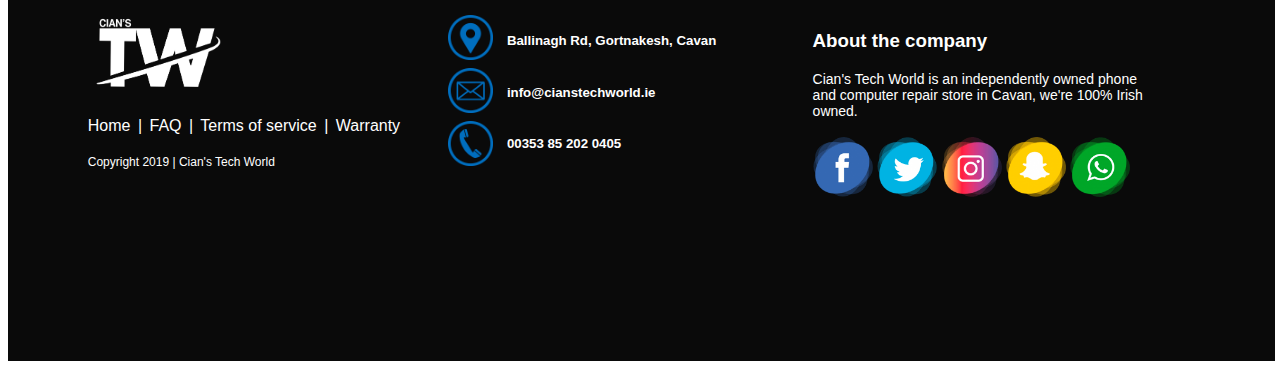
<file: warranty.html>
<!doctype html>
<html lang="en">
<head>
<meta charset="UTF-8">
<meta name="viewport" content="width=device-width, initial-scale=1.0">
<meta http-equiv="X-UA-Compatible" content="IE=edge">
<title>CTW</title>
<link rel="stylesheet" href="https://cdnjs.cloudflare.com/ajax/libs/font-awesome/4.7.0/css/font-awesome.min.css">
<link href="css/style.css" rel="stylesheet" type="text/css">
</head>

<body>
<nav>
	<div class="topnav" id="myTopnav">
		<a href="index.html"><img src="images/CTWnewLogo.png" width="250"  alt="Cian's Tech World Logo"></a>
		<a href="index.html">Home</a> 
		<a href="iphone.html">iPhone</a> 
		<a href="ipad.html">iPad</a> 
		<a href="mac.html">Mac</a> 
		<a href="android.html">Android</a>
		<a href="windows.html">Windows</a>
		<a href="login.html">Login</a>
		<a href="javascript:void(0);" class="icon" onClick="myFunction()"> <em class="fa fa-bars"></em> </a></div>
</nav>
	
	<div id="tosContent">
		<h2>Warranty</h2>
		<h3>All customers requesting services from Cian's Tech World understand and agree to the following conditions:</h3>
		
		<h4>Lifetime iPhone Parts Warranty</h4>
		<p>iPhone part replacements are guaranteed for the Lifetime of the Device. Warranty is strictly limited to the replacement of the parts. This covers all iPhone parts repaired or replaced, that malfunction, or do not work as intended or designed; EXCEPT in situations that are outlined below:</p>
		
		<h4>12-Month Parts Warranty</h4>
		<p>Newly installed parts in all Devices are guaranteed for 12 months from the date of installation. This covers any laptop, phone or tablet screen and/or LCD and any other repaired or replaced parts that malfunction, or do not work as intended or designed; EXCEPT in situations that are outlined below:</p>
		
		<h4>30-Day Service Warranty</h4>
		<p>We stand behind our tech services for 30 days from the date of service completion. If the problem you are having is a direct repetition of the exact problem which caused you to request service from us, then you are eligible for our warranty; EXCEPT in situations that are outlined below:</p>

		<h4>Component Level Repair Warranty</h4>
		<p>Repairs that do not include a component replacement are under warranty for 30 days. Motherboard parts (chips) that are replaced are under warranty for 90 days; EXCEPT in situations that are outlined below:</p>

		<h2>Our Warranty Does Not Cover</h2><br>

		<br><h4>Water Damage Repairs</h4>
		<p>Due to the fickle nature of water damage, we can only warranty liquid damage repairs for 30 days, even if they are successful. In cases of irreparable Devices, a water damage cleaning fee will be deducted from any refund. In cases where further repair is needed, there may be additional costs incurred.</p>
		
		<h4>Physical Damage</h4>
		<p>We provide a warranty on all repairs because of our confidence in both our high-quality parts, as well as our technician’s abilities to properly perform repairs. We cannot, however, use this warranty to cover further damage caused to a Device after the repair because this is not a result of either the hardware being faulty/defective or our technicians improperly installing it. Issues with other parts and functions of the equipment since repair are not covered.</p>
		
		<h4>Tampering</h4>
		<p>If your Device shows evidence of having been tampered with, shows broken warranty seals, or shows evidence of being damaged as a result of an additional repair or attempted repair after being serviced by Cians Tech World, then the warranty is void.</p>
		
		<h4>Warranty Claims</h4>
		<p>Warranty is strictly limited to the parts and/or service that has been paid for. Software issues, data and changes to your Device (including hardware, software and/or antivirus protection program) are not covered. The warranty is valid only for the specific Device repaired and the original customer. It is not transferable across Devices or if the Device is sold or given to another individual. Warranty claims can only be processed and approved by our repair centre technicians. Please return your Device to our repair centres, with your original sales receipt.</p>
		
		
			
</div>
	
<script>
function myFunction() {
  var x = document.getElementById("myTopnav");
  if (x.className === "topnav") {
    x.className += " responsive";
  } else {
    x.className = "topnav";
  }
}
</script>
<footer>
	<div id="footerelements">
		<div id="footer1">
			<a href="index.html"><img src="images/CTWWhite.png" width="150" height="80" alt="Cian's Tech World Logo"></a>
			<div id="footer1inner">
				<a href="index.html">Home</a><span> |</span>
				<a href="faq.html">FAQ</a><span> |</span>
				<a href="tos.html">Terms of service</a><span> |</span>
				<a href="warranty.html">Warranty</a>
			</div>
			<h5>Copyright 2019 | Cian's Tech World</h5>
		</div>
		<div id="footer2">
			<div id="imagecontainer">
				<img src="images/locationlogo.png" width="45" alt="location icon">
				<a href="mailto:info@cianstechworld.ie"><img src="images/emaillogo.png" width="45" alt="email icon"></a>
				<a href="tel:00353-85-202-0405"><img src="images/phonelogo.png" width="45" alt="phone icon"></a>
				</div>
			<div id="textcontainer">
				<h5>Ballinagh Rd, Gortnakesh, Cavan</h5>
				<h5>info@cianstechworld.ie</h5>
				<h5>00353 85 202 0405</h5>
				</div>
		</div>
		
			<div id="footer3">
				<h3>About the company</h3>
				<h4>Cian's Tech World is an independently owned phone and computer repair store in Cavan, we're 100% Irish owned. </h4>
					<a href="https://www.facebook.com/cianstechworld/"><img src="images/footerimages/facebook.png" width="60" alt="facebook logo"></a>
					<a href="https://www.twitter.com/cianstechworld/"><img src="images/footerimages/twitter.png" width="60" alt="twitter logo"></a>
					<a href="https://www.instagram.com/cianstechworld/"><img src="images/footerimages/instagram.png" width="60" alt="instagram logo"></a>
					<a href="https://www.snapchat.com/add/Cianstechworld"><img src="images/footerimages/snapchat.png" width="60" alt="snapchat logo"></a>
					<a href="tel:00353-85-202-0405"><img src="images/footerimages/whatsapp.png" width="60" alt="whatsapp logo"></a>
			</div>
	</div>
</footer>
</body>
</html>
</file>
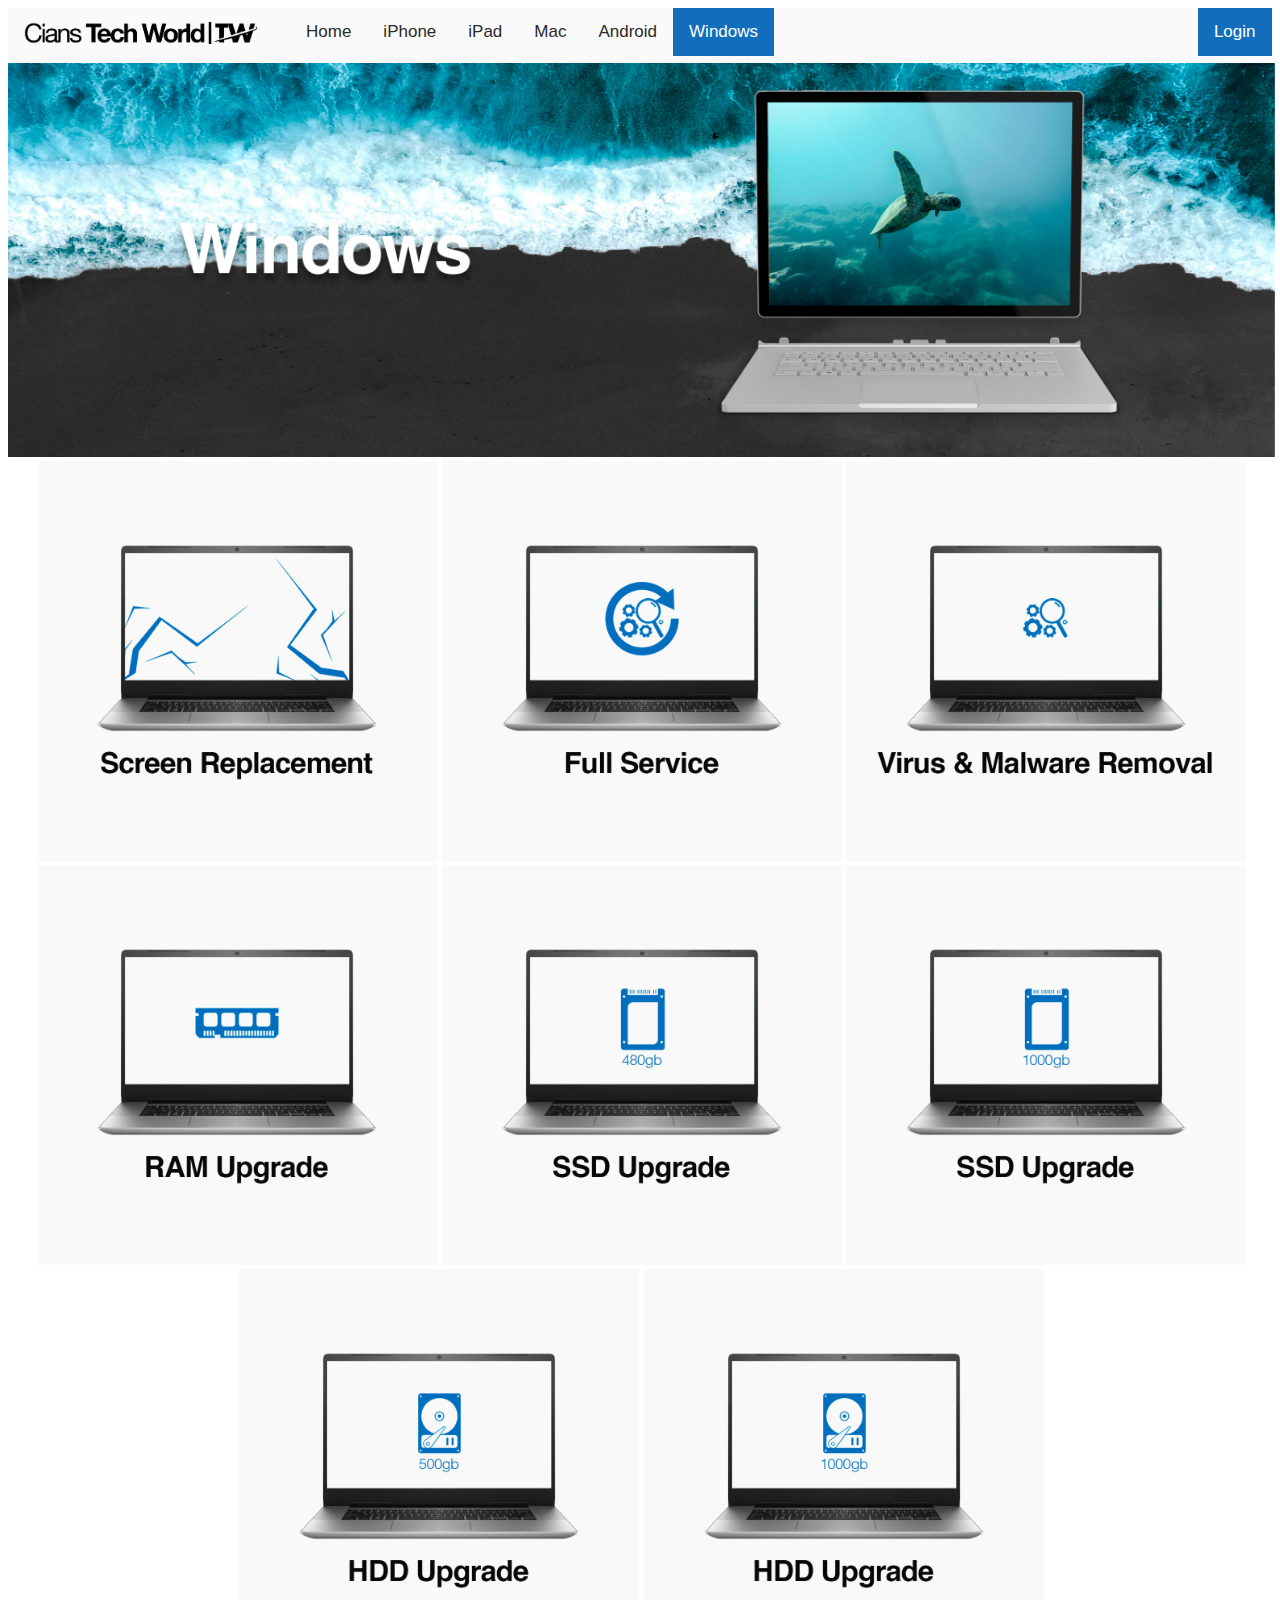
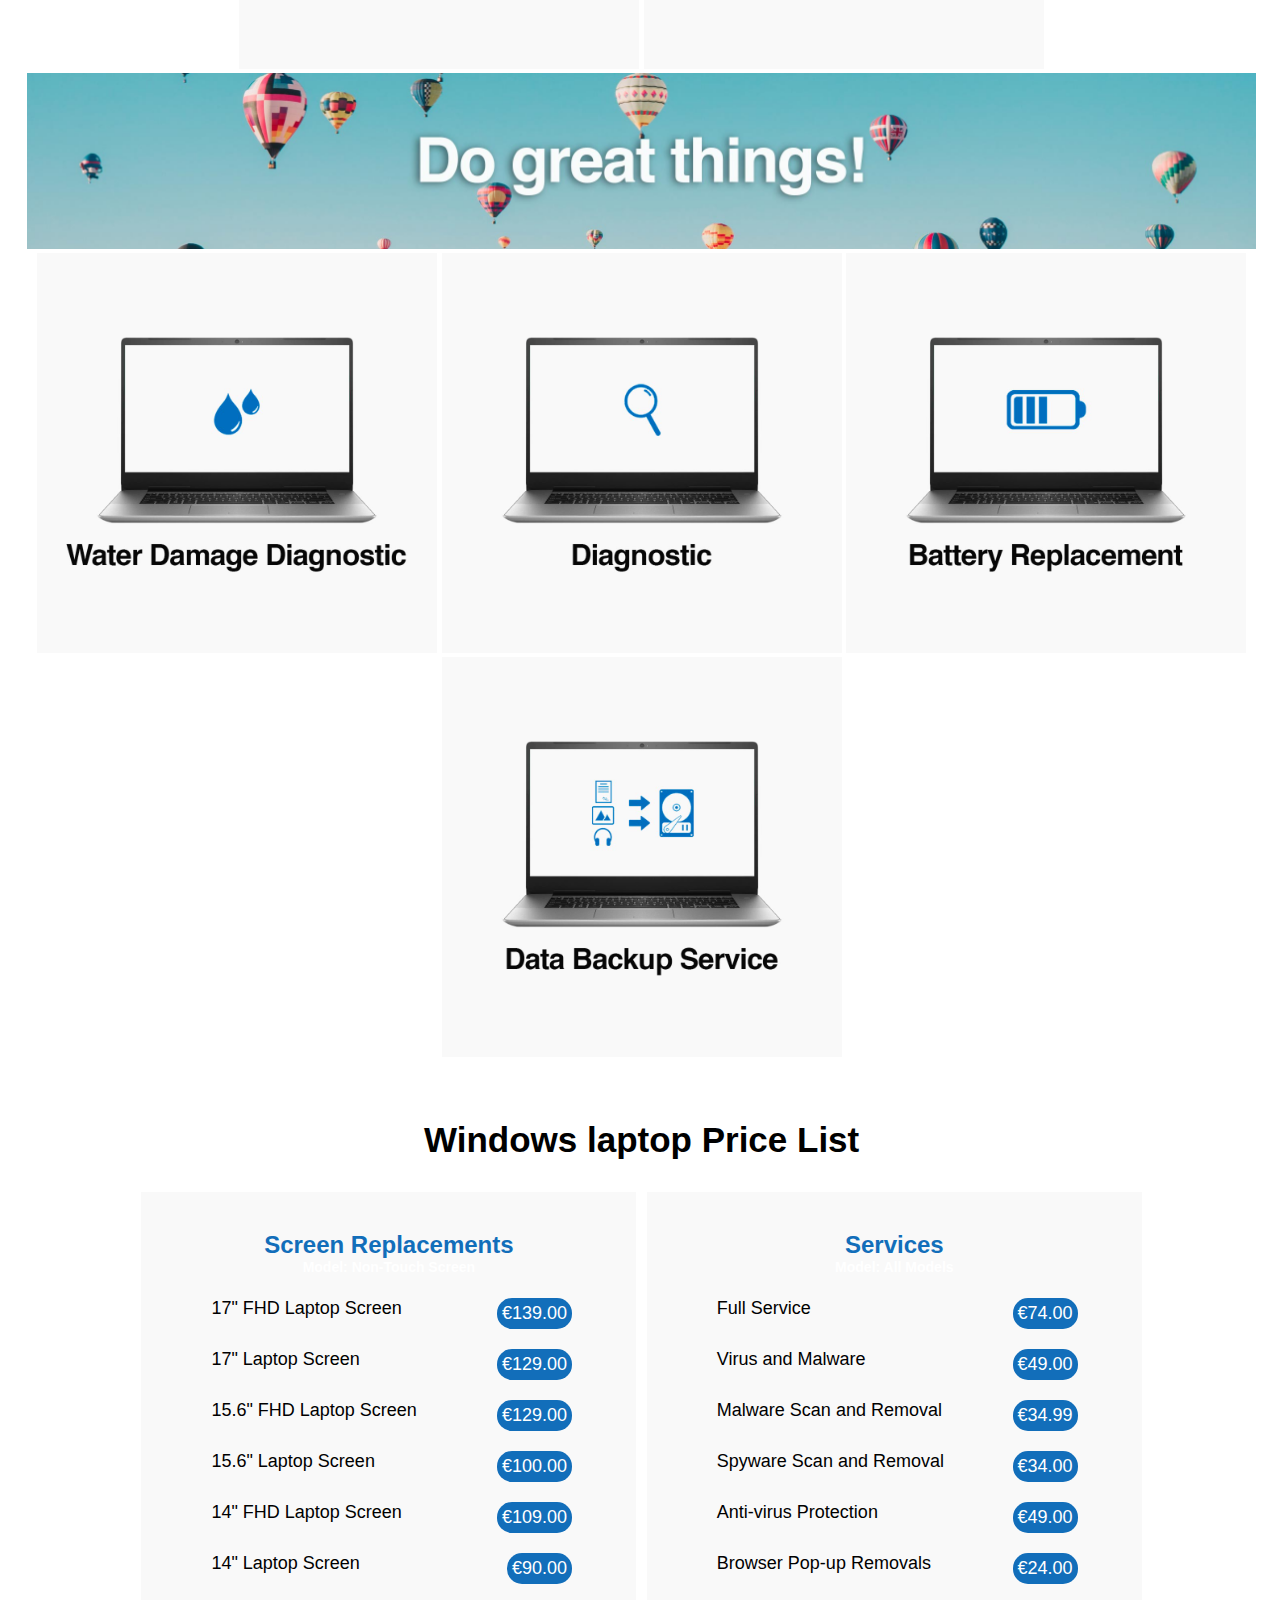
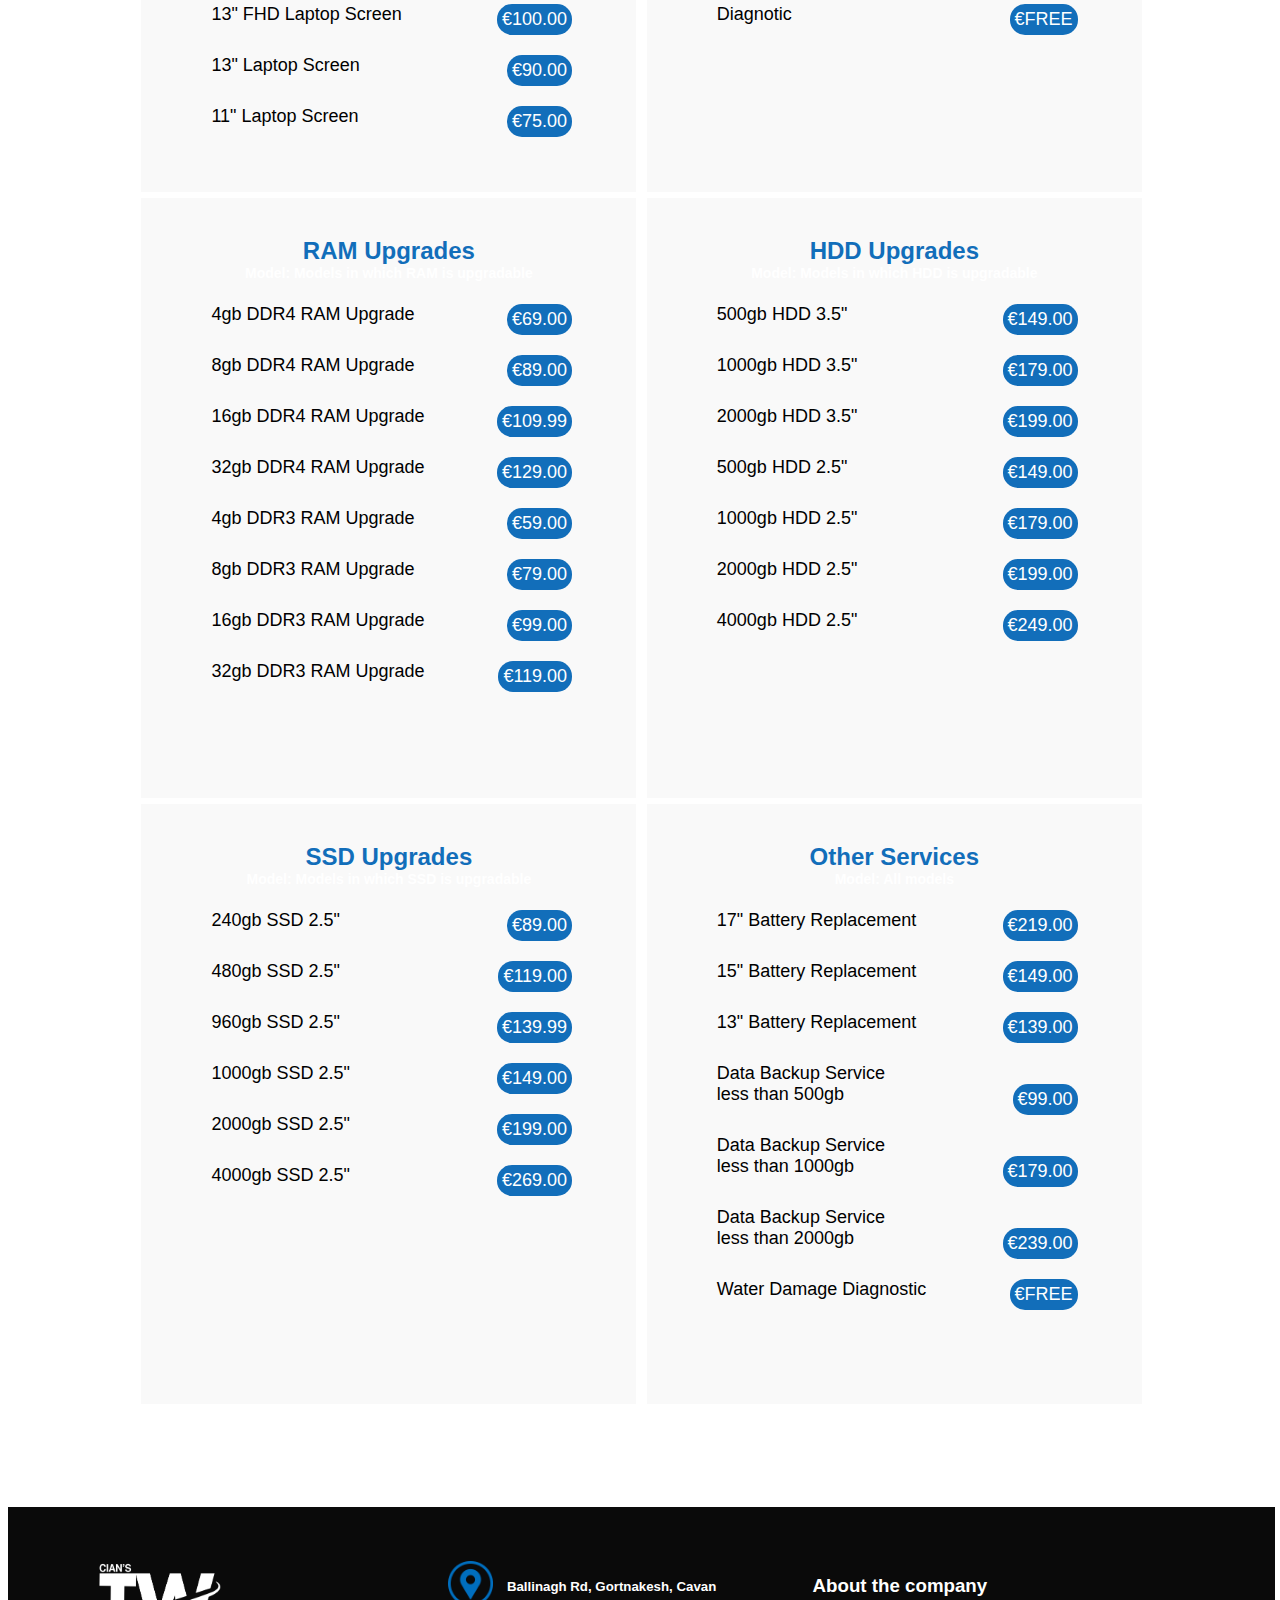
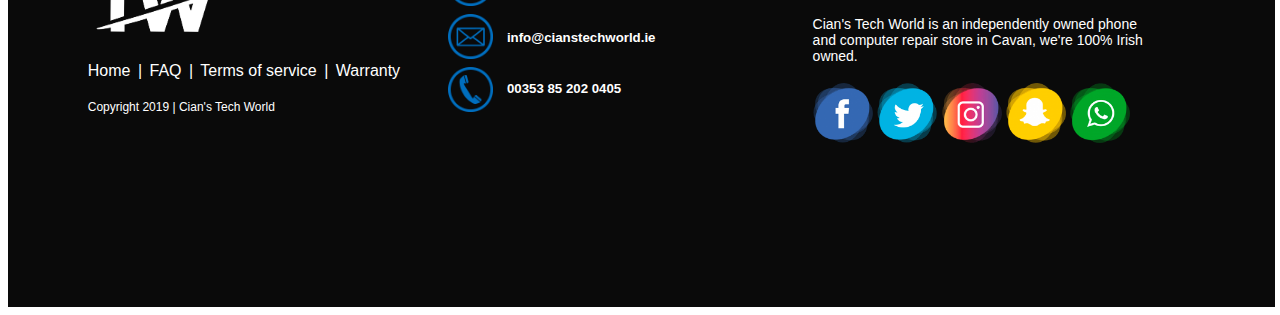
<file: windows.html>
<!doctype html>
<html lang="en">
<head>
<meta charset="UTF-8">
<meta name="viewport" content="width=device-width, initial-scale=1.0">
<meta http-equiv="X-UA-Compatible" content="IE=edge">
<title>CTW</title>
<link rel="stylesheet" href="https://cdnjs.cloudflare.com/ajax/libs/font-awesome/4.7.0/css/font-awesome.min.css">
<link href="css/style.css" rel="stylesheet" type="text/css">
</head>

<body>
<nav>
	<div class="topnav" id="myTopnav">
		<a href="index.html"><img src="images/CTWnewLogo.png" width="250"  alt="Cian's Tech World Logo"></a>
		<a href="index.html">Home</a> 
		<a href="iphone.html">iPhone</a> 
		<a href="ipad.html">iPad</a> 
		<a href="mac.html">Mac</a> 
		<a href="android.html">Android</a>
		<a href="windows.html" class="active">Windows</a>
		<a href="login.html">Login</a>
		<a href="javascript:void(0);" class="icon" onClick="myFunction()"> <em class="fa fa-bars"></em> </a></div>
</nav>
	<div id="banner">
		<img src="images/winBackground.jpg" alt="Photo of a Windows surface pro">
	</div>
	
<div id="macContainer">
	<a href="#Win1"><img src="images/winScreen.jpg" width="400" alt="image of a Windows laptop with a cracked screen"></a>
	<a href="#Win2"><img src="images/winFullService.jpg" width="400" alt="image of a Windows laptop with a full service symbol"></a>
	<a href="#Win2"><img src="images/winVMRemoval.jpg" width="400" alt="image of a Windows laptop with a Virus removal symbol"></a>
	<a href="#Win3"><img src="images/winRAM.jpg" width="400" alt="image of a Windows laptop with RAM symbol"></a>
	<a href="#Win5"><img src="images/winSSD4.jpg" width="400" alt="image of a Windows laptop with an SSD symbol"></a>
	<a href="#Win5"><img src="images/winSSD1000.jpg" width="400" alt="image of a Windows laptop with a SSD symbol"></a>
	<a href="#Win4"><img src="images/winHDD500.jpg" width="400" alt="image of a Windows laptop with a HDD symbol"></a>
	<a href="#Win4"><img src="images/winHDD1000.jpg" width="400" alt="image of a Windows laptop with a HDD symbol"></a>
</div>
	
	<div id="macBanner"><img src="images/winBanner.jpg" alt="Image of air ballons with the microsoft slogan, do great things"></div>

<div id="macContainer2">
	<a href="#Win6"><img src="images/winWater.jpg" width="400" alt="image of a Windows laptop with water damage symbol"></a>
	<a href="#Win6"><img src="images/winDiagnostic.jpg" width="400" alt="image of a Windows laptop with a diagnostic symbol"></a>
	<a href="#Win6"><img src="images/winBat.jpg" width="400" alt="image of a Windows laptop with a battery symbol"></a>
	<a href="#Win6"><img src="images/winBackup.jpg" width="400" alt="image of a Windows laptop with a Backup symbol"></a>
	</div>
	
	<div id="WinAContainer">
		<div id="boxWinA">
			<h2>Windows laptop Price List </h2>
			<div id="Win1">
				<h3>Screen Replacements</h3>
				<h5>Model: Non-Touch Screen</h5>
				<div id="innerWin1">
					<p>17" FHD Laptop Screen<span>&euro;139.00</span></p>
					<p>17" Laptop Screen<span>&euro;129.00</span></p>
					<p>15.6" FHD Laptop Screen<span>&euro;129.00</span></p>
					<p>15.6" Laptop Screen<span>&euro;100.00</span></p>
					<p>14" FHD Laptop Screen<span>&euro;109.00</span></p>
					<p>14" Laptop Screen<span>&euro;90.00</span></p>
					<p>13" FHD Laptop Screen<span>&euro;100.00</span></p>
					<p>13" Laptop Screen<span>&euro;90.00</span></p>
					<p>11" Laptop Screen<span>&euro;75.00</span></p>
				</div>
			</div>
			<div id="Win2">
				<h3>Services</h3>
				<h5>Model: All Models</h5>
				<div id="innerWin2">
					<p>Full Service<span>&euro;74.00</span></p>
					<p>Virus and Malware<span>&euro;49.00</span></p>
					<p>Malware Scan and Removal<span>&euro;34.99</span></p>
					<p>Spyware Scan and Removal<span>&euro;34.00</span></p>
					<p>Anti-virus Protection<span>&euro;49.00</span></p>
					<p>Browser Pop-up Removals<span>&euro;24.00</span></p>
					<p>Diagnotic <span>&euro;FREE</span></p>
			</div>
			</div>
			<div id="Win3">
				<h3>RAM Upgrades</h3>
				<h5>Model: Models in which RAM is upgradable</h5>
				<div id="innerWin3">
					<p>4gb DDR4 RAM Upgrade<span>&euro;69.00</span></p>
					<p>8gb DDR4 RAM Upgrade<span>&euro;89.00</span></p>
					<p>16gb DDR4 RAM Upgrade<span>&euro;109.99</span></p>
					<p>32gb DDR4 RAM Upgrade<span>&euro;129.00</span></p>
					<p>4gb DDR3 RAM Upgrade<span>&euro;59.00</span></p>
					<p>8gb DDR3 RAM Upgrade<span>&euro;79.00</span></p>
					<p>16gb DDR3 RAM Upgrade<span>&euro;99.00</span></p>
					<p>32gb DDR3 RAM Upgrade<span>&euro;119.00</span></p>
			</div>
			</div>
			<div id="Win4">
				<h3>HDD Upgrades</h3>
				<h5>Model: Models in which HDD is upgradable</h5>
				<div id="innerWin4">
					<p>500gb HDD 3.5"<span>&euro;149.00</span></p>
					<p>1000gb HDD 3.5"<span>&euro;179.00</span></p>
					<p>2000gb HDD 3.5"<span>&euro;199.00</span></p>
					<p>500gb HDD 2.5"<span>&euro;149.00</span></p>
					<p>1000gb HDD 2.5"<span>&euro;179.00</span></p>
					<p>2000gb HDD 2.5"<span>&euro;199.00</span></p>
					<p>4000gb HDD 2.5"<span>&euro;249.00</span></p>
			</div>
				</div>
			<div id="Win5">
				<h3>SSD Upgrades</h3>
				<h5>Model: Models in which SSD is upgradable</h5>
				<div id="innerWin5">
					<p>240gb SSD 2.5"<span>&euro;89.00</span></p>
					<p>480gb SSD 2.5"<span>&euro;119.00</span></p>
					<p>960gb SSD 2.5"<span>&euro;139.99</span></p>
					<p>1000gb SSD 2.5"<span>&euro;149.00</span></p>
					<p>2000gb SSD 2.5"<span>&euro;199.00</span></p>
					<p>4000gb SSD 2.5"<span>&euro;269.00</span></p>
			</div>
				</div>
			<div id="Win6">
				<h3>Other Services</h3>
				<h5>Model: All models</h5>
				<div id="innerWin6">
					<p>17" Battery Replacement<span>&euro;219.00</span></p>
					<p>15" Battery Replacement <span>&euro;149.00</span></p>
					<p>13" Battery Replacement<span>&euro;139.00</span></p>
					<p>Data Backup Service <br>less than 500gb<span>&euro;99.00</span></p>
					<p>Data Backup Service <br>less than 1000gb<span>&euro;179.00</span></p>
					<p>Data Backup Service <br>less than 2000gb<span>&euro;239.00</span></p>
					<p>Water Damage Diagnostic <span>&euro;FREE</span></p>
				</div>
			</div>
		</div>
	</div>
	
	
	
<script>
function myFunction() {
  var x = document.getElementById("myTopnav");
  if (x.className === "topnav") {
    x.className += " responsive";
  } else {
    x.className = "topnav";
  }
}
</script>
	
<footer>
	<div id="footerelements">
		<div id="footer1">
			<a href="index.html"><img src="images/CTWWhite.png" width="150" height="80" alt="Cian's Tech World Logo"></a>
			<div id="footer1inner">
				<a href="index.html">Home</a><span> |</span>
				<a href="faq.html">FAQ</a><span> |</span>
				<a href="tos.html">Terms of service</a><span> |</span>
				<a href="warranty.html">Warranty</a>
			</div>
			<h5>Copyright 2019 | Cian's Tech World</h5>
		</div>
		<div id="footer2">
			<div id="imagecontainer">
				<img src="images/locationlogo.png" width="45" alt="location icon">
				<a href="mailto:info@cianstechworld.ie"><img src="images/emaillogo.png" width="45" alt="email icon"></a>
				<a href="tel:00353-85-202-0405"><img src="images/phonelogo.png" width="45" alt="phone icon"></a>
				</div>
			<div id="textcontainer">
				<h5>Ballinagh Rd, Gortnakesh, Cavan</h5>
				<h5>info@cianstechworld.ie</h5>
				<h5>00353 85 202 0405</h5>
				</div>
		</div>
		
			<div id="footer3">
				<h3>About the company</h3>
				<h4>Cian's Tech World is an independently owned phone and computer repair store in Cavan, we're 100% Irish owned. </h4>
					<a href="https://www.facebook.com/cianstechworld/"><img src="images/footerimages/facebook.png" width="60" alt="facebook logo"></a>
					<a href="https://www.twitter.com/cianstechworld/"><img src="images/footerimages/twitter.png" width="60" alt="twitter logo"></a>
					<a href="https://www.instagram.com/cianstechworld/"><img src="images/footerimages/instagram.png" width="60" alt="instagram logo"></a>
					<a href="https://www.snapchat.com/add/Cianstechworld"><img src="images/footerimages/snapchat.png" width="60" alt="snapchat logo"></a>
					<a href="tel:00353-85-202-0405"><img src="images/footerimages/whatsapp.png" width="60" alt="whatsapp logo"></a>
			</div>
	</div>
</footer>
</body>
</html>
</file>
<file: css/style.css>
@charset "UTF-8";

html, body {
    max-width: 99.5%;
    overflow-x: hidden;
}

body {
    background-color: #FFFFFF;
    background-size: cover;
    background-attachment: fixed;
    font-family: Helvetica, "Helvetica Neue Medium";
    font-style: normal;
    font-weight: 400;
    height: 100%;
    padding: 0;
	width: 100%;
}

#bodyMac {
    background-color: #000000;
    background-size: cover;
    background-attachment: fixed;
    font-family: Helvetica, "Helvetica Neue Medium";
    font-style: normal;
    font-weight: 400;
    height: 100%;
    padding: 0;
	width: 100%;
}

header {
    text-align: center;
    margin-top: 0%;
}

#imagecontainer{
	width: 10%;
	float: left;
}


#imagecontainer img{
	padding-top: 4px;
}

#textcontainer{
	width: 90%;
	float: right;
}

#textcontainer h5{
	padding-bottom: 14px;
	padding-left: 25px;
	text-decoration: none;
	color: white;
	font-family: Helvetica, "Helvetica Neue Medium";	
}

span {
	padding-left: 3px;
	padding-right: 3px;
}

#iPhoneWrapper {
	padding-top: 70px;
}


/* Add a black background color to the top navigation */
.topnav {
    overflow: hidden;
    background-color: #FAFAFA;
	width: 100%;
}

.topnav :nth-last-child(2) {
	right: 0.5em;
	float: right;
	position: absolute;
	display: inline-block;
	background-color: #126eba;
	color: white;
}

/* Style the links inside the navigation bar */
.topnav a {
  float: left;
  display: block;
  color:#292929;
  text-align: center;
  padding: 14px 16px;
  text-decoration: none;
font-family: Helvetica, "Helvetica Neue Medium";
  font-size: 17px;
}

/* Change the color of links on hover */
.topnav a:hover {
	background-color:#727272;
	color: white;
}

/* Add an active class to highlight the current page */
.topnav a.active {
	background-color: #126eba;
	color: white;
}

/* Hide the link that should open and close the topnav on small screens */
.topnav .icon {
  display: none;
}

/* Add a black background color to the top navigation */
.topnavMac {
    overflow: hidden;
    background-color:#0A0A0A;
	width: 100%;
}

.topnavMac :nth-last-child(2) {
	right: 0.5em;
	float: right;
	position: absolute;
	display: inline-block;
	background-color: #126eba;
	color: #00000;
}

/* Style the links inside the navigation bar */
.topnavMac a {
  float: left;
  display: block;
  color: white;
  text-align: center;
  padding: 14px 16px;
  text-decoration: none;
font-family: Helvetica, "Helvetica Neue Medium";
  font-size: 17px;
}

/* Change the color of links on hover */
.topnavMac a:hover {
	background-color: #373737;
	color: white;
}

/* Add an active class to highlight the current page */
.topnavMac a.active {
	background-color: #126eba;
	color: white;
}

/* Hide the link that should open and close the topnav on small screens */
.topnavMac .icon {
  display: none;
}


#banner img{
    max-width: 100%;
	z-index: 0;
	position: relative;
}

#BodyContent {
	padding-top: 5%;
	width:80%;
	padding-left: 10%;
	padding-right: 10%;
	padding-bottom: 5%;
}
#BodyContent h1, .GroupZero h1{
	font-size: 35px;
    text-align: center;
}

#BodyContent h3, .GroupZero h3{
    text-align: center;
    font-weight: lighter;
    font-family: Helvetica, "Helvetica Neue Medium";
}

#BodyImages1, #BodyImages3 {
    width: 46%;
	padding-left: 4%;
	padding-right: 0%;
	float: left;
}

#BodyImages1 img, #BodyImages2 img, #BodyImages3 img{
	width: 100%;
}

#BodyContent1, #BodyContent3{
    width: 46%;
	padding-left: 2%;
	padding-right: 2%;
	float: left;
	
}

#BodyContent1 h1, #BodyContent3 h1{
    font-family: Helvetica, "Helvetica Neue Medium";
	text-align: left;
    padding-top: 22%;
    padding-left: 2%;
    padding-right: 2%;
    font-size: x-large;
}

#BodyContent1 h3,#BodyContent3 h3{
    font-family: Helvetica, "Helvetica Neue Medium";
	text-align: left;
    padding-left: 2.5%;
    padding-right: 7.5%;
    float: left;
    font-weight: lighter;
    width: 75%;
    font-size: large;
}

#BodyContent2{
    width: 46%;
	padding-left: 2%;
	padding-right: 2%;
	float: left;
}

#BodyContent2 h1{
    font-family: Helvetica, "Helvetica Neue Medium";
	text-align: right;
    padding-top: 22%;
    padding-right: 3%;
    font-size: x-large;
}

#BodyContent2 h3{
    font-family: Helvetica, "Helvetica Neue Medium";
	text-align: right;
    padding-right: 4%;
    padding-left: 21%;
    font-weight: lighter;
    width: 75%;
    font-size: large;
}

#BodyImages2 {
    width: 46%;
	padding-left: 0%;
	padding-right: 4%;
	float: left;
}

.GroupZero, .GroupOne, .GroupTwo{
	width: 90%;
	font-family: Helvetica, "Helvetica Neue Medium";
	position:static;
	padding-left: 5%;
	padding-right: 5%;
	float: left;
}

.GroupThree{
	width: 90%;
    font-family: Helvetica, "Helvetica Neue Medium";
	position:static;
	padding-left: 5%;
	padding-right: 5%;
	float: left;
	padding-bottom: 10%;
}

#iPadContainer {
	width: 71%;
	margin: auto;
}

#boxOne{
    height: 500px;
    width: 500px;
    padding: 5px;
	float: left;
	margin: 5px;
	background-size: cover;

}

#boxTwo {
    height: 500px;
    width: 500px;
	float: right;
	margin: 5px;
	padding: 5px;
    background-size: cover;

}

#boxThree {
    height: 500px;
    width: 500px;
    padding: 5px;
	float: left;
	margin: 5px;

    background-size: cover;
}

#boxFour {
    height: 500px;
    width: 500px;
    padding: 5px;
	float: right;
	margin: 5px;
	background-size: cover;
}

#boxOne img, #boxTwo img, #boxThree img, #boxFour img {
	position: absolute;
	width: 500px;
	height: 500px;
}


#boxFive, #boxZero{
	clear: both;
	text-align: center;
	padding-top: 30px;
	width: 90%;
	margin: auto;
}

#boxFive h2, #boxZero h2{
	color: #126eba;
    font-family: Helvetica, "Helvetica Neue Medium";
	font-size: 35px;
}

#MacBContainer, #WinAContainer {
	margin: auto;
	text-align: center;
}



#Mac1, #Mac2, #Mac3, #Mac4, #Mac5, #Mac6, #Mac7, #Mac8, #Mac9, #Mac10, #Mac11, #Mac12 {
	background-color: #101010;
	width: 495px;
	height: 600px;
	display: inline-block;
	margin: 3px;
}

#innerMac1 p, #innerMac2 p, #innerMac3 p, #innerMac4 p, #innerMac5 p, #innerMac6 p, #innerMac7 p, #innerMac8 p, #innerMac9 p, #innerMac10 p, #innerMac11 p, #innerMac12 p{
	text-align: left;
	font-family: Helvetica, "Helvetica Neue Medium";
	float: left;
	margin: 0;
	padding-left: 70px;
}
										
#innerMac1 span, #innerMac2 span, #innerMac3 span, #innerMac4 span, #innerMac5 span, #innerMac6 span, #innerMac7 span, #innerMac8 span, #innerMac9 span, #innerMac10 span, #innerMac11 span, #innerMac12 span {
	background-color: #126eba;
	border-radius: 15px;
	padding: 5px;
	margin-right: 60px;
	float: right;
}
										
#Mac1 h3, #Mac2 h3, #Mac3 h3, #Mac4 h3, #Mac5 h3, #Mac6 h3, #Mac7 h3, #Mac8 h3, #Mac9 h3, #Mac10 h3, #Mac11 h3, #Mac12 h3 {
	color: #126eba;
	font-family: Helvetica, "Helvetica Neue Medium";
	font-size: 24px;
	padding-top: 15px;
	margin-bottom: 0px;
}
										
#Mac1 h5, #Mac2 h5, #Mac3 h5, #Mac4 h5, #Mac5 h5, #Mac6 h5, #Mac7 h5, #Mac8 h5, #Mac9 h5, #Mac10 h5, #Mac11 h5, #Mac12 h5 {
	color: white;
	font-family: Helvetica, "Helvetica Neue Medium";
	font-size: 14px;
	margin-top: 0px;
}

/* WINDOWS */

#boxWinA{
	clear: both;
	background-color: white;
	width: 96%;
	margin: 0px auto;
}

#boxWinA h2{
	color: black;
    font-family: Helvetica, "Helvetica Neue Medium";
	font-size: 35px;
	text-align: center;
	padding-top: 30px;
}

#boxWinA p{
	color: black;
    font-family: Helvetica, "Helvetica Neue Medium";
	font-size: 18px;
	width: 85%;
	padding-left: 7.5%;
	padding-right: 7.5%;
	padding-bottom: 20px;
}

#Win1, #Win2, #Win3, #Win4, #Win5, #Win6{
	background-color: #f9f9f9;
	width: 495px;
	height: 600px;
	display: inline-block;
	margin: 3px;
}

#innerWin1 p, #innerWin2 p, #innerWin3 p, #innerWin4 p, #innerWin5 p, #innerWin6 p{
	text-align: left;
	font-family: Helvetica, "Helvetica Neue Medium";
	float: left;
	margin: 0;
	padding-left: 70px;
}
										
#innerWin1 span, #innerWin2 span, #innerWin3 span, #innerWin4 span, #innerWin5 span, #innerWin6 span{
	background-color: #126eba;
	border-radius: 15px;
	padding: 5px;
	margin-right: 60px;
	float: right;
	color: white;
}
										
#Win1 h3, #Win2 h3, #Win3 h3, #Win4 h3, #Win5 h3, #Win6 h3{
	color: #126eba;
	font-family: Helvetica, "Helvetica Neue Medium";
	font-size: 24px;
	padding-top: 15px;
	margin-bottom: 0px;
}
										
#Win1 h5, #Win2 h5, #Win3 h5, #Win4 h5, #Win5 h5, #Win6 h5{
	color: white;
	font-family: Helvetica, "Helvetica Neue Medium";
	font-size: 14px;
	margin-top: 0px;
}

#boxFive p{
	color: black;
    font-family: Helvetica, "Helvetica Neue Medium";
	font-size: 18px;
	width: 60%;
	padding-left: 20%;
	padding-right: 20%;
	padding-bottom: 20px;
}

#boxZero p{
	color: black;
    font-family: Helvetica, "Helvetica Neue Medium";
	font-size: 18px;
	width: 85%;
	padding-left: 7.5%;
	padding-right: 7.5%;
	padding-bottom: 20px;
}

#boxMacB{
	clear: both;
	background-color: black;
	width: 96%;
	margin: 0px auto;
}

#boxMacB h2{
	color: white;
    font-family: Helvetica, "Helvetica Neue Medium";
	font-size: 35px;
	text-align: center;
	padding-top: 30px;
}

#boxMacB p{
	color: white;
    font-family: Helvetica, "Helvetica Neue Medium";
	font-size: 18px;
	width: 85%;
	padding-left: 7.5%;
	padding-right: 7.5%;
	padding-bottom: 20px;
}

#boxSix {
	clear: both;
}

#boxOne p, #boxTwo p{
    text-align: left;
	position: relative;
    padding-left: 30px;
    padding-top: 5px;
    font-family: Helvetica, "Helvetica Neue Medium";
}

#boxOne h2, #boxTwo h2 {
	padding-top: 40px;
	padding-bottom: 10px;
	position: relative;
	padding-left: 30px;
	text-align: left;
	color: #126eba;
    font-family: Helvetica, "Helvetica Neue Medium";


}

#boxThree p, #boxFour p{
	text-align: right;
	padding-right: 50px;
	position: relative;
	padding-top: 5px;
    font-family: Helvetica, "Helvetica Neue Medium";
}

#boxThree h2, #boxFour h2{
	padding-top: 40px;
	padding-bottom: 10px;
	padding-right: 50px;
	position: relative;
	text-align: right;
	color: #126eba;
    font-family: Helvetica, "Helvetica Neue Medium";
}

#mapcontainer{
	width: 80%;
	padding-left: 10%;
	padding-right: 10%;
}

 #map {
	 height: 400px;
     width: 100%;
}

#maptext{
	padding-top: 7%;
}

#maptext h1, #CompaniesWorkedWith h1{
    font-family: Helvetica, "Helvetica Neue Medium";
	font-size: 35px;
    text-align: center;
	padding-bottom: 2%;
}

#CompaniesWorkedWith img{
	width: 50%;
	padding-left: 25%;
	padding-right:25%;
}

#SelectionOptions {
	width: 80%;
	padding-left: 10%;
	padding-right: 10%;
	padding-top: 0;
	padding-bottom: 8%;
}

#SelectionOptions a:hover, #imagecontainer a:hover, #footer3 a:hover, #boxFive a:hover{
	opacity: 0.5;
}

footer{
	height: 400px;
	background-color:#0A0A0A;
	color: white;
	font-family: Helvetica, "Helvetica Neue Medium";
	text-align: left;
	margin-top: 100px;
	clear: both;
}

#footer1 h5{
	font-family: Helvetica, "Helvetica Neue Medium";
	font-weight: lighter;
	font-size: 12px;
	padding-left: 5px;

}

#footerelements {
	width: 90%;
	padding-left: 5%;
	padding-right: 5%;
}

#footer1 img{
	padding-top: 40px;
}


#footer1{
	float: left;
	width: 30%;
	padding: 1%;
}

#footer2, #footer3{
	float: left;
	width: 30%;
	padding: 1%;
	padding-top: 50px;
	
}

#footer3 h4 {
	font-family: Helvetica, "Helvetica Neue Medium";
	font-size: 14px;
	font-weight: lighter;

}

#footer1inner{
	padding-top: 20px;
	padding-left: 5px;
}

#footer1inner a{
	text-decoration: none;
	font-family: Helvetica, "Helvetica Neue Medium";
	color: white;
	padding: 0px;
}

#footer1inner a:hover{
	background-color: white;
	color: black;
	border-radius: 2px;
	padding: 2px;
}


.center {
  display: block;
  margin-left: auto;
  margin-right: auto;
  width: 50%;
}

.right {
  display: block;
  margin-left: auto;
  margin-right: 3%;
  width: 13%;
}

#macContainer, #macContainer2 {
	width: 98%;
	padding-left: 1%;
	padding-right: 1%;
	text-align: center;
}

#macContainer a:hover, #macContainer2 a:hover {
	opacity: 0.5;
}

#macBanner img {
	width: 97%;
	padding-left: 1.5%;
	padding-right: 1.5%;
}

#faqContent, #tosContent {
	text-align: center;
	width: 70%;
	padding-left: 15%;
	padding-right: 15%;
	padding-top: 50px;
}

#faqContent h2 {
	font-family: Helvetica, "Helvetica Neue Medium";
	color: #126eba;
	font-size: 40px;
	margin: 0px;
	padding-bottom: 35px;
	font-weight: bolder;
}

#tosContent h2 {
	font-family: Helvetica, "Helvetica Neue Medium";
	color: black;
	font-size: 50px;
	margin: 0px;
	padding-top: 60px;
	font-weight: bolder;
}

#tosContent h3 {
	font-family: Helvetica, "Helvetica Neue Medium";
	color: black;
	font-size: 20px;
	margin: 0px;
	padding-bottom: 90px;
	font-weight: bolder;
}

#faqContent h4, #tosContent h4 {
	font-family: Helvetica, "Helvetica Neue Medium";
	color: #126eba;
	font-size: 25px;
	margin: 0px;
}

#faqContent p {
	font-family: Helvetica, "Helvetica Neue Medium";
	color: black;
	font-size: 18px;
	margin: 0px;
	padding-top: 15px;
	padding-bottom: 40px;
	font-weight: lighter;
}

#loginform{
	width: 50%;
	padding-left: 25%;
	padding-right: 25%;
	padding-bottom: 120px;
	text-align: center;
	font-family: Helvetica, "Helvetica Neue Medium";
}

#loginform h4 {
	font-family: Helvetica, "Helvetica Neue Medium";
	font-size: 16px;
}

#loginform img{
	width: 60%;
	padding-top: 110px;
}

.loginpasswordfield, .loginusernamefield {
	padding:14px;
	border-radius: 18px;
	border-style:groove;
	text-align: center;
	border-color:#4C4C4C;
}

.login-actions {
	padding-top: 20px;
}

.signinbutton{
	background-color: green;
	color: white;
	padding: 13px;
	font-size: 15px;
	border-radius: 18px;
}

.scrollmenu {
  overflow: auto;
  white-space: nowrap;
}

.scrollmenu a {
  display: inline-block;
  color: white;
  text-align: center;
  padding: 14px;
  text-decoration: none;

}

.scrollmenu a:hover {
  background-color: #777;
}

#interacttext {
	text-align: center;
	font-family: Helvetica, "Helvetica Neue Medium";
	font-size: 12px;
}


#iPhoneXSMAX img, #iPhoneXS img, #iPhoneXR img, #iPhoneX img, #iPhone8 img, #iPhone7 img, #iPhone6 img, #iPhone5 img {
	height: 28em;
}

button {
	padding: 0;
	border: none;
	background: none;
	outline: none;
}

button :hover {
	opacity: 0.7;
}

#text1, #text2, #text3, #text4, #text5, #text6, #text7, #text8 {
	text-align: center;
	font-family: Helvetica, "Helvetica Neue Medium";
}

#ip1 h3, #ip2 h3, #ip3 h3, #ip4 h3, #ip5 h3, #ip6 h3, #ip7 h3, #ip8 h3, #ip9 h3{
	text-align: center;
	font-family: Helvetica, "Helvetica Neue Medium";
	font-size: 20px;
	padding-bottom: 15px;
}

#iPhoneBanner img, #iPhoneBanner2 img, #iPhoneBanner3 img{
	width: 100%;
	padding-top: 15px;
	padding-bottom: 15px;
	border-radius: 50px;
}


@media screen and (max-width: 1500px) {
	
#boxOne, #boxTwo, #boxThree, #boxFour {
	width: 450px;
	height: 450px;
}

#boxOne img, #boxTwo img, #boxThree img, #boxFour img {
	position: absolute;
	width: 450px;
	height: 450px;
}
	
#iPadContainer {
	width: 71%;
	margin: auto;
	font-size: 15px;
}
}

@media screen and (max-width: 1350px) {
	
#boxOne, #boxTwo, #boxThree, #boxFour {
	width: 450px;
	height: 450px;
}

#boxOne img, #boxTwo img, #boxThree img, #boxFour img {
	position: absolute;
	width: 450px;
	height: 450px;
}
	
#iPadContainer {
	width: 80%;
	margin: auto;
	font-size: 15px;
}
}

@media screen and (max-width: 1200px) {
	
#boxOne, #boxTwo, #boxThree, #boxFour {
	width: 400px;
	height: 400px;
}

#boxOne img, #boxTwo img, #boxThree img, #boxFour img {
	position: absolute;
	width: 400px;
	height: 400px;
}
	
#iPadContainer {
	width: 80%;
	margin: auto;
	font-size: 15px;
}
	#footer3 img {
		width: 50px;
	}
	#BodyContent1 h1, #BodyContent2 h1, #BodyContent3 h1{
		padding-top: 10px;
		font-size: 20px;
	}
}

@media screen and (max-width: 1075px) {
	
#boxOne, #boxTwo, #boxThree, #boxFour {
	width: 400px;
	height: 400px;
}

#boxOne img, #boxTwo img, #boxThree img, #boxFour img {
	position: absolute;
	width: 400px;
	height: 400px;
}
	
#iPadContainer {
	width: 90%;
	margin: auto;
	font-size: 15px;
}
		#loginform img{
		width: 80%;
		padding-top: 90px;
	}
}

@media screen and (max-width: 950px) {	
#boxOne, #boxTwo, #boxThree, #boxFour {
	width: 400px;
	height: 400px;
}

#boxOne img, #boxTwo img, #boxThree img, #boxFour img {
	position: absolute;
	width: 400px;
	height: 400px;
}
	
#iPadContainer {
	width: 100%;
	margin: auto;
	font-size: 15px;
}
}

@media screen and (max-width: 900px) {
  .topnav a:not(:first-child) {display: none;}
  .topnav a.icon {
    float: right;
    display: block;
  }
 .topnavMac a:not(:first-child) {display: none;}
  .topnavMac a.icon {
    float: right;
    display: block;
  }
	#footer1 a {
		padding-right: 10px;
	}
	#footer3 h4{
		padding-right: 10px;
	}
	
	#macBanner {
		display: none;
	}

#boxOne img, #boxTwo img, #boxThree img, #boxFour img {
	width: 400px;
	height: 400px;
	}
	#boxOne, #boxTwo, #boxThree, #boxFour{
	float: left;
	margin-left: 25%;
	width: 400px;
	height: 400px;
}
	
#iPadContainer {
	font-size: 13px;
}
	#BodyContent1 h1, #BodyContent2 h1, #BodyContent3 h1{
		padding-top: 0px;
		font-size: 17px;
	}
	#BodyContent1 h3, #BodyContent2 h3, #BodyContent3 h3{
		font-size: 16px;
	}
}

/* The "responsive" class is added to the topnav with JavaScript when the user clicks on the icon. This class makes the topnav look good on small screens (display the links vertically instead of horizontally) */
@media screen and (max-width: 900px) {
  .topnav.responsive {position: relative;}
  .topnav.responsive a.icon {
    position: absolute;
    right: 0;
    top: 0;
  }
  .topnav.responsive a {
    float: none;
    display: block;
    text-align: left;
  }
  .topnavMac.responsive {position: relative;}
  .topnavMac.responsive a.icon {
    position: absolute;
    right: 0;
    top: 0;
  }
  .topnavMac.responsive a {
    float: none;
    display: block;
    text-align: left;
  }
}

@media screen and (max-width: 700px) {
	#boxOne img, #boxTwo img, #boxThree img, #boxFour img {
	width: 300px;
	height: 300px;
	}
	#boxOne, #boxTwo, #boxThree, #boxFour{
	float: left;
	margin-left: 13%;
		font-size: 11px;
	width: 300px;
	height: 300px;
}
	
#iPadContainer {
	font-size: 13px;
}
	#iPhoneBanner, #iPhoneBanner2, #iPhoneBanner3 {
		display: none;
	}
}

@media screen and (max-width : 675px ){
		#footer, #footer1, #footer2, #footer3 {
		width: 100%;
		height: 140px;
		margin: auto;
		padding: 0px;
		text-align: center;
	}
	
	#textcontainer {
		float: left;
		padding-left: 20px;
	}
	
	#footerelements img{
		display: none;
		padding: 0px;
		margin: 0px;
	}
	
	#BodyContent1, #BodyContent2, #BodyContent3 {
		clear: both;
		width: 95%;
		margin: auto;
	}
	
	#BodyContent1 h1, #BodyContent1 h3, #BodyContent2 h1, #BodyContent2 h3, #BodyContent3 h1, #BodyContent3 h3{
		text-align: center;
		padding-left: 0px;
		padding-right: 0px;
		width: 100%;
	}
	
	#BodyImages1, #BodyImages2, #BodyImages3{
		display: none;
	}
		#loginform img{
		width: 100%;
		padding-top: 60px;
	}
}
</file>
